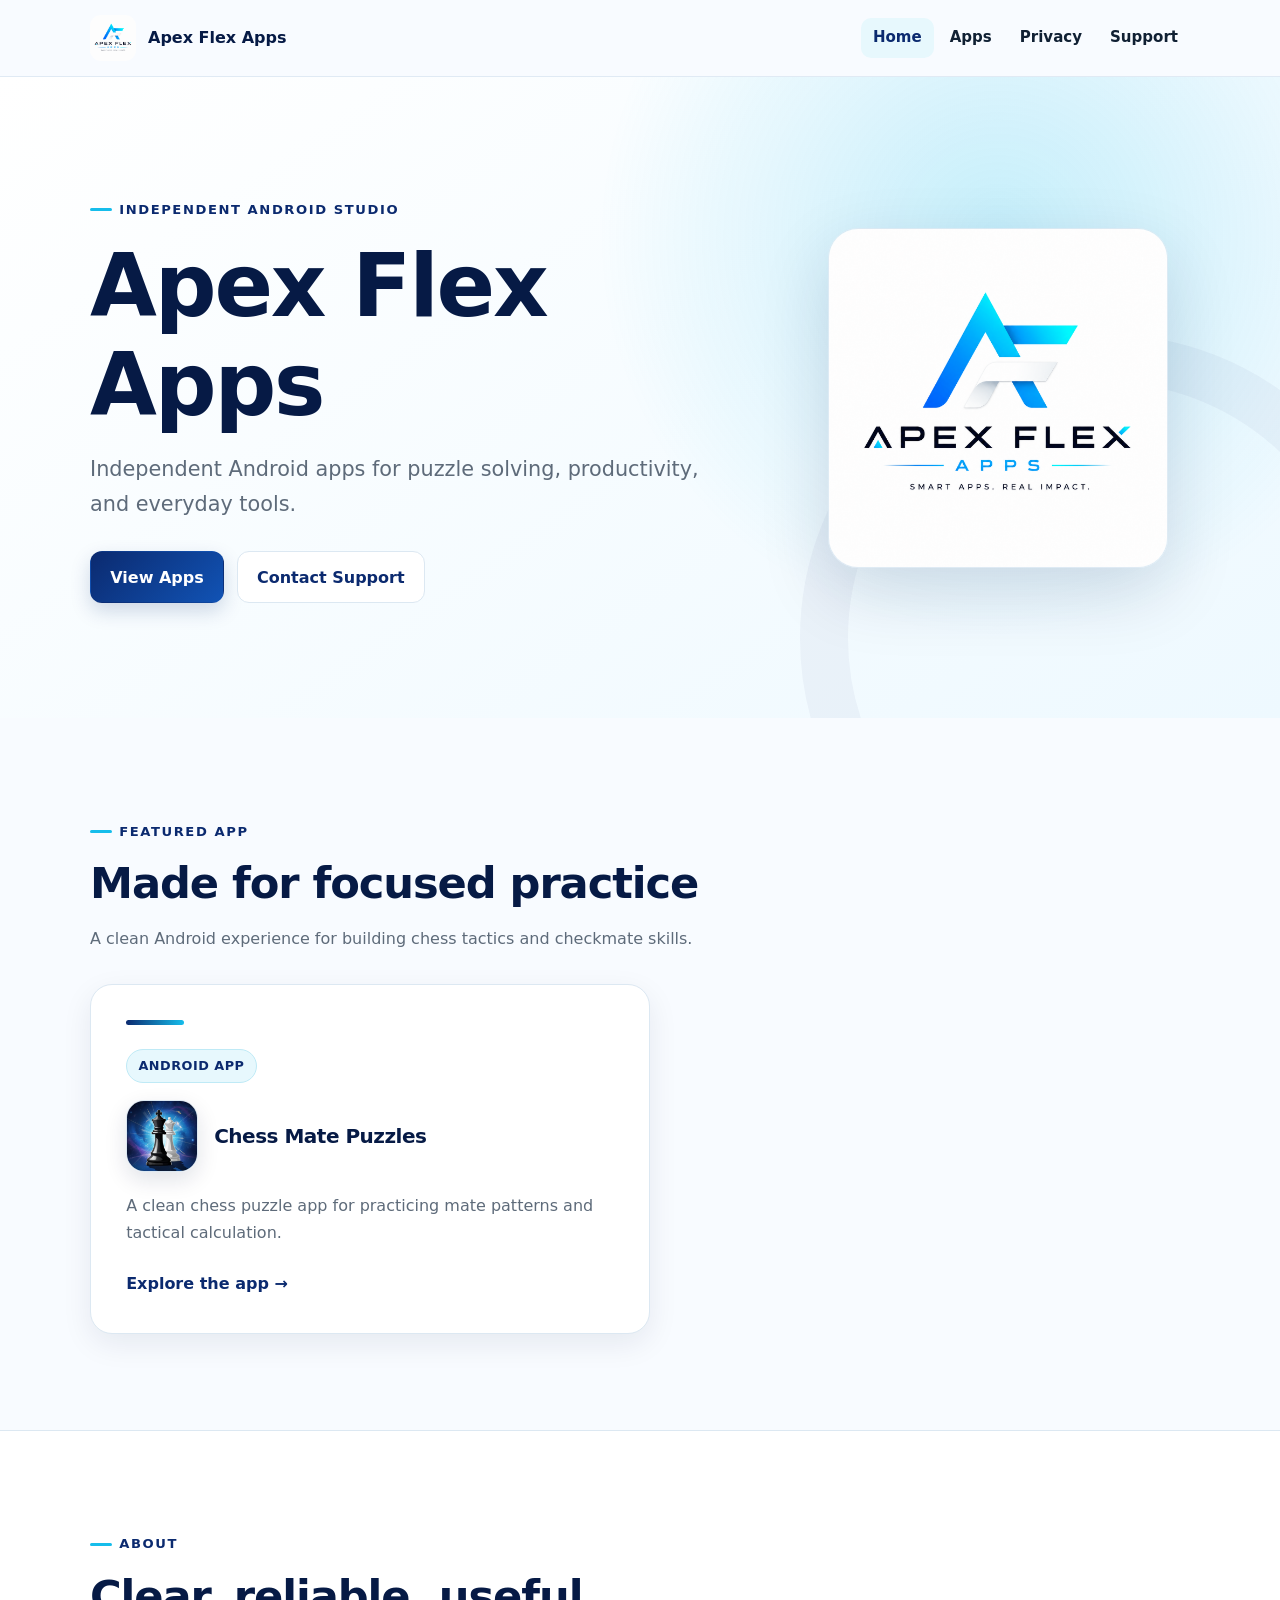
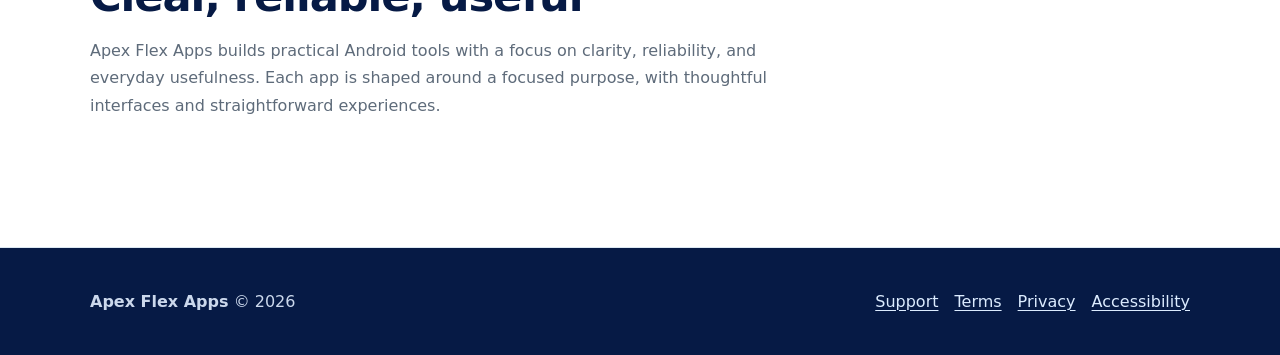
<file: index.html>
<!doctype html>
<html lang="en">
<head>
  <meta charset="utf-8">
  <meta name="viewport" content="width=device-width, initial-scale=1">
  <meta name="description" content="Apex Flex Apps creates Chess Mate Puzzles and focused Android tools for puzzle solving and everyday use.">
  <title>Apex Flex Apps | Independent Android Apps</title>
  <link rel="icon" type="image/png" href="assets/img/logos/logo_white_bg.png">
  <link rel="stylesheet" href="assets/css/styles.css">
</head>
<body>
  <header class="site-header">
    <div class="container header-inner">
      <a class="brand" href="/" aria-label="Apex Flex Apps home"><img class="brand-logo" src="assets/img/logos/logo_white_bg.png" alt=""><span>Apex Flex Apps</span></a>
      <nav class="site-nav" aria-label="Primary navigation">
        <a href="/" aria-current="page">Home</a><a href="#apps">Apps</a><a href="privacy">Privacy</a><a href="support">Support</a>
      </nav>
    </div>
  </header>
  <main>
    <section class="hero">
      <div class="container hero-grid">
        <div class="hero-copy">
          <span class="eyebrow">Independent Android studio</span>
          <h1>Apex Flex Apps</h1>
          <p>Independent Android apps for puzzle solving, productivity, and everyday tools.</p>
          <div class="actions"><a class="button" href="#apps">View Apps</a><a class="button button-secondary" href="support">Contact Support</a></div>
        </div>
        <img class="hero-logo" src="assets/img/logos/logo_white_bg.png" alt="Apex Flex Apps logo">
      </div>
    </section>
    <section class="section" id="apps">
      <div class="container">
        <div class="section-heading"><span class="eyebrow">Featured app</span><h2>Made for focused practice</h2><p>A clean Android experience for building chess tactics and checkmate skills.</p></div>
        <div class="card-grid card-grid-single">
          <article class="card card-accent"><span class="badge">Android app</span><div class="app-heading"><img class="app-icon" src="assets/img/app-icons/chess_icon.png" alt="Chess Mate Puzzles app icon"><h3>Chess Mate Puzzles</h3></div><p>A clean chess puzzle app for practicing mate patterns and tactical calculation.</p><a class="text-link" href="apps/chess-mate-puzzles">Explore the app</a></article>
        </div>
      </div>
    </section>
    <section class="section section-alt">
      <div class="container"><div class="section-heading"><span class="eyebrow">About</span><h2>Clear, reliable, useful</h2><p>Apex Flex Apps builds practical Android tools with a focus on clarity, reliability, and everyday usefulness. Each app is shaped around a focused purpose, with thoughtful interfaces and straightforward experiences.</p></div></div>
    </section>
  </main>
  <footer class="site-footer"><div class="container footer-inner"><p><strong>Apex Flex Apps</strong> &copy; 2026</p><div class="footer-links"><a href="support">Support</a><a href="terms">Terms</a><a href="privacy">Privacy</a><a href="accessibility">Accessibility</a></div></div></footer>
</body>
</html>
</file>
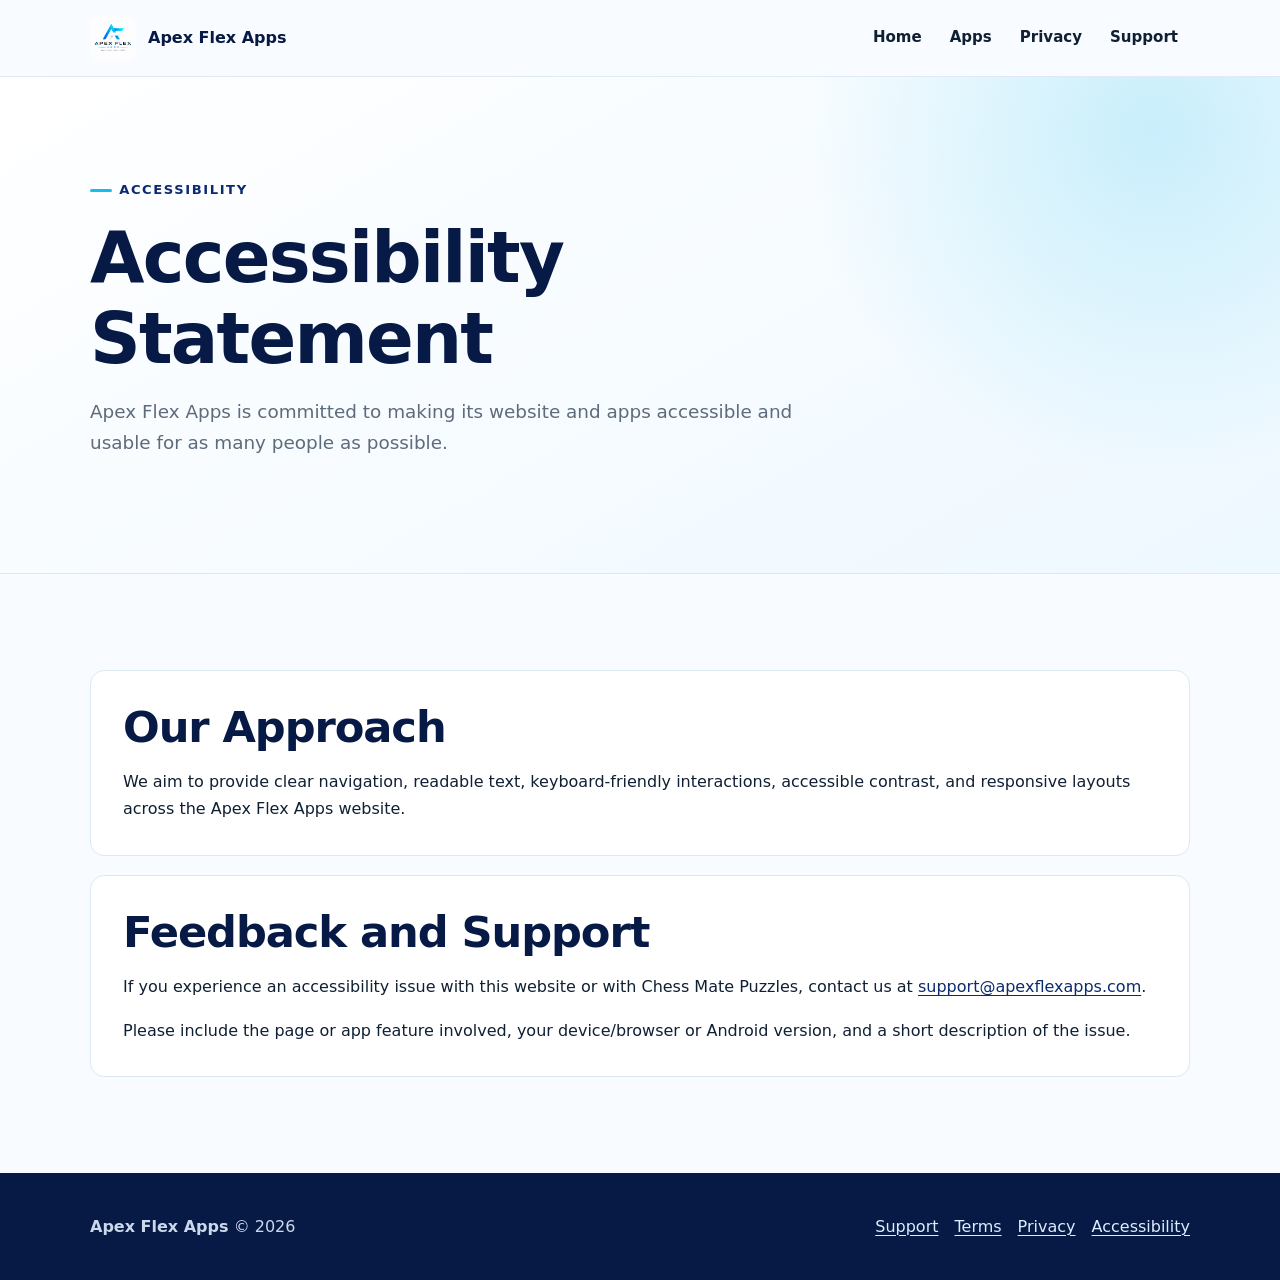
<file: accessibility.html>
<!doctype html>
<html lang="en">
<head>
  <meta charset="utf-8">
  <meta name="viewport" content="width=device-width, initial-scale=1">
  <meta name="description" content="Accessibility statement for Apex Flex Apps website and apps.">
  <title>Accessibility | Apex Flex Apps</title>
  <link rel="icon" type="image/png" href="assets/img/logos/logo_white_bg.png">
  <link rel="stylesheet" href="assets/css/styles.css">
</head>
<body>
  <header class="site-header">
    <div class="container header-inner">
      <a class="brand" href="/"><img class="brand-logo" src="assets/img/logos/logo_white_bg.png" alt=""><span>Apex Flex Apps</span></a>
      <nav class="site-nav" aria-label="Primary navigation">
        <a href="/">Home</a><a href="/#apps">Apps</a><a href="privacy">Privacy</a><a href="support">Support</a>
      </nav>
    </div>
  </header>
  <main>
    <section class="page-hero">
      <div class="container">
        <span class="eyebrow">Accessibility</span>
        <h1>Accessibility Statement</h1>
        <p>Apex Flex Apps is committed to making its website and apps accessible and usable for as many people as possible.</p>
      </div>
    </section>
    <section class="section">
      <div class="container content-stack">
        <section class="content-section">
          <h2>Our Approach</h2>
          <p>We aim to provide clear navigation, readable text, keyboard-friendly interactions, accessible contrast, and responsive layouts across the Apex Flex Apps website.</p>
        </section>
        <section class="content-section">
          <h2>Feedback and Support</h2>
          <p>If you experience an accessibility issue with this website or with Chess Mate Puzzles, contact us at <a href="mailto:support@apexflexapps.com">support@apexflexapps.com</a>.</p>
          <p>Please include the page or app feature involved, your device/browser or Android version, and a short description of the issue.</p>
        </section>
      </div>
    </section>
  </main>
  <footer class="site-footer"><div class="container footer-inner"><p><strong>Apex Flex Apps</strong> &copy; 2026</p><div class="footer-links"><a href="support">Support</a><a href="terms">Terms</a><a href="privacy">Privacy</a><a href="accessibility">Accessibility</a></div></div></footer>
</body>
</html>
</file>
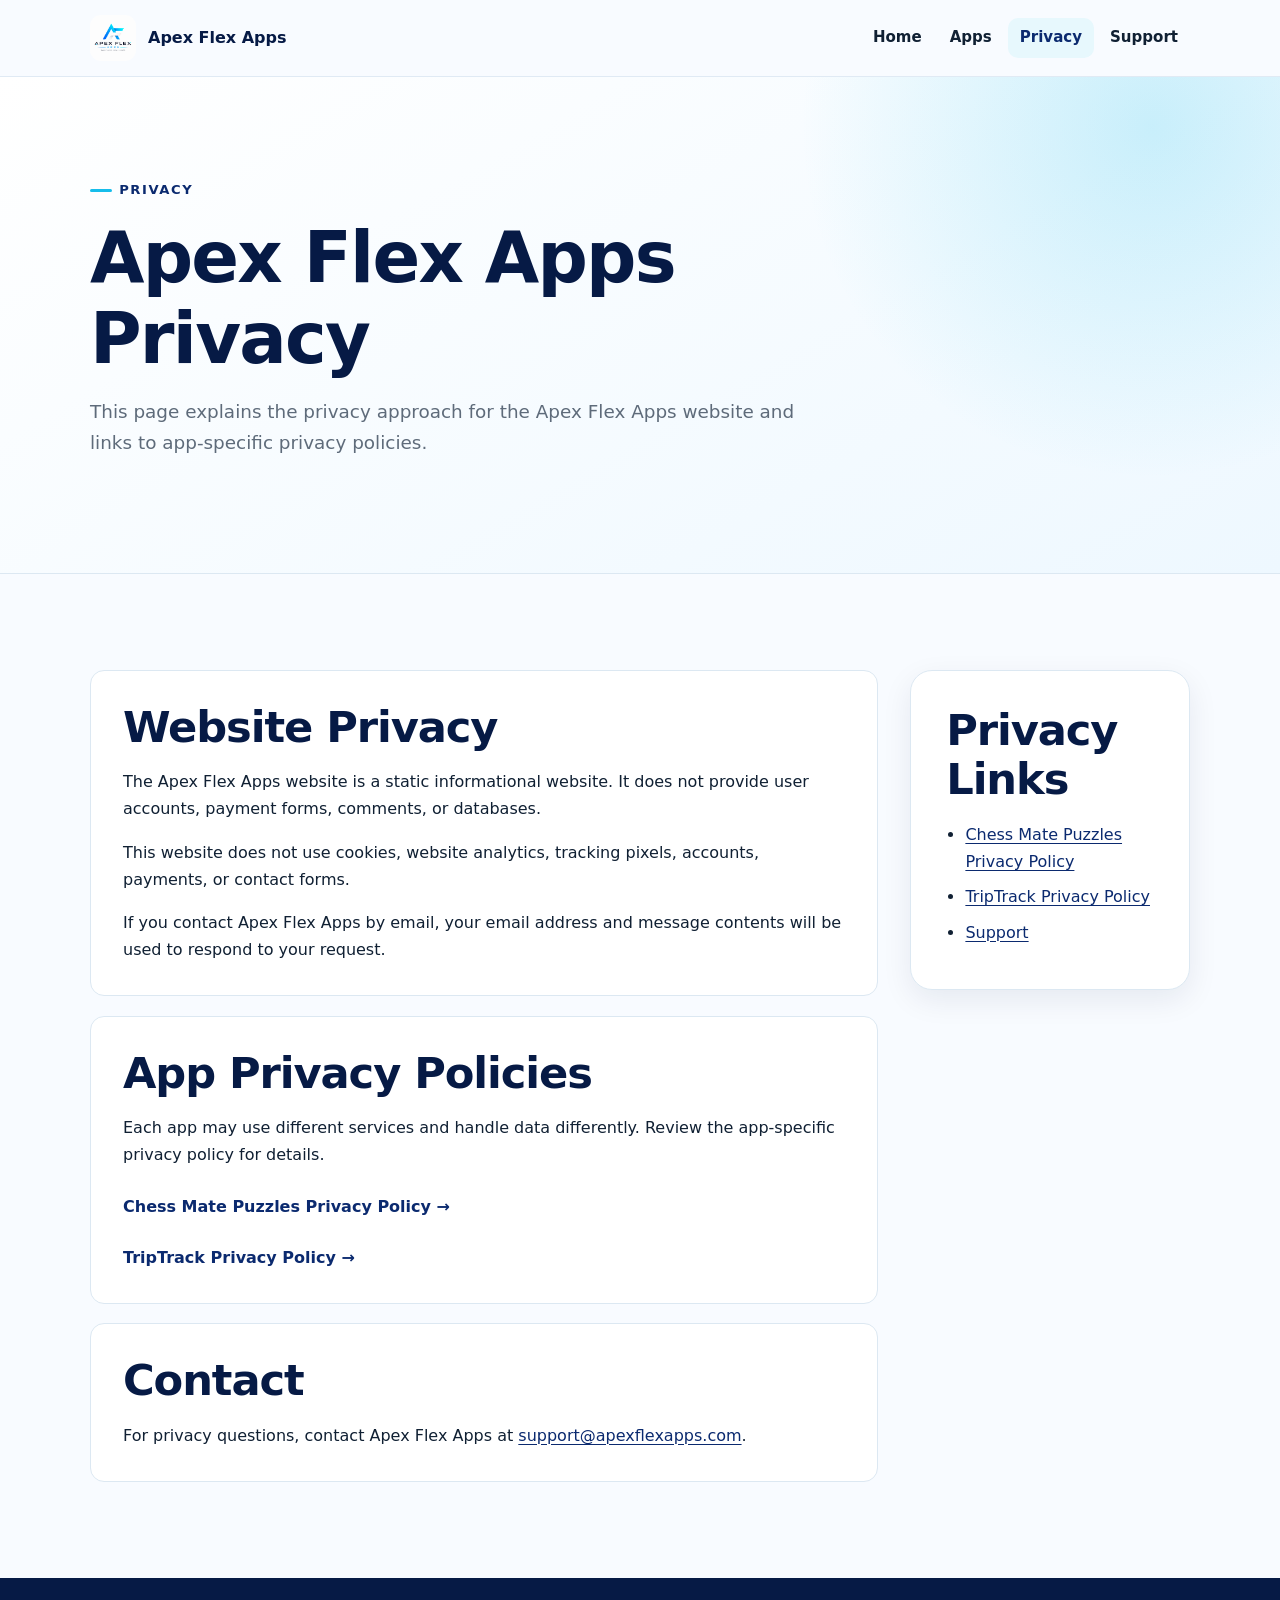
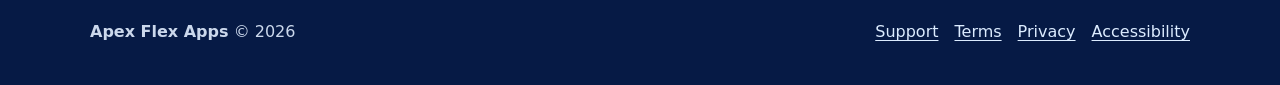
<file: privacy.html>
<!doctype html>
<html lang="en">
<head>
  <meta charset="utf-8">
  <meta name="viewport" content="width=device-width, initial-scale=1">
  <meta name="description" content="Privacy overview for the Apex Flex Apps website and app privacy policies.">
  <title>Privacy | Apex Flex Apps</title>
  <link rel="icon" type="image/png" href="assets/img/logos/logo_white_bg.png">
  <link rel="stylesheet" href="assets/css/styles.css">
</head>
<body>
  <header class="site-header">
    <div class="container header-inner">
      <a class="brand" href="/"><img class="brand-logo" src="assets/img/logos/logo_white_bg.png" alt=""><span>Apex Flex Apps</span></a>
      <nav class="site-nav" aria-label="Primary navigation">
        <a href="/">Home</a><a href="/#apps">Apps</a><a href="privacy" aria-current="page">Privacy</a><a href="support">Support</a>
      </nav>
    </div>
  </header>
  <main>
    <section class="page-hero">
      <div class="container">
        <span class="eyebrow">Privacy</span>
        <h1>Apex Flex Apps Privacy</h1>
        <p>This page explains the privacy approach for the Apex Flex Apps website and links to app-specific privacy policies.</p>
      </div>
    </section>
    <section class="section">
      <div class="container content-grid">
        <div class="content-stack">
          <section class="content-section">
            <h2>Website Privacy</h2>
            <p>The Apex Flex Apps website is a static informational website. It does not provide user accounts, payment forms, comments, or databases.</p>
            <p>This website does not use cookies, website analytics, tracking pixels, accounts, payments, or contact forms.</p>
            <p>If you contact Apex Flex Apps by email, your email address and message contents will be used to respond to your request.</p>
          </section>
          <section class="content-section">
            <h2>App Privacy Policies</h2>
            <p>Each app may use different services and handle data differently. Review the app-specific privacy policy for details.</p>
            <p><a class="text-link" href="privacy/chess-mate-puzzles">Chess Mate Puzzles Privacy Policy</a></p>
            <p><a class="text-link" href="privacy/triptrack">TripTrack Privacy Policy</a></p>
          </section>
          <section class="content-section">
            <h2>Contact</h2>
            <p>For privacy questions, contact Apex Flex Apps at <a href="mailto:support@apexflexapps.com">support@apexflexapps.com</a>.</p>
          </section>
        </div>
        <aside class="card side-card">
          <h2>Privacy Links</h2>
          <ul>
            <li><a href="privacy/chess-mate-puzzles">Chess Mate Puzzles Privacy Policy</a></li>
            <li><a href="privacy/triptrack">TripTrack Privacy Policy</a></li>
            <li><a href="support">Support</a></li>
          </ul>
        </aside>
      </div>
    </section>
  </main>
  <footer class="site-footer"><div class="container footer-inner"><p><strong>Apex Flex Apps</strong> &copy; 2026</p><div class="footer-links"><a href="support">Support</a><a href="terms">Terms</a><a href="privacy">Privacy</a><a href="accessibility">Accessibility</a></div></div></footer>
</body>
</html>
</file>
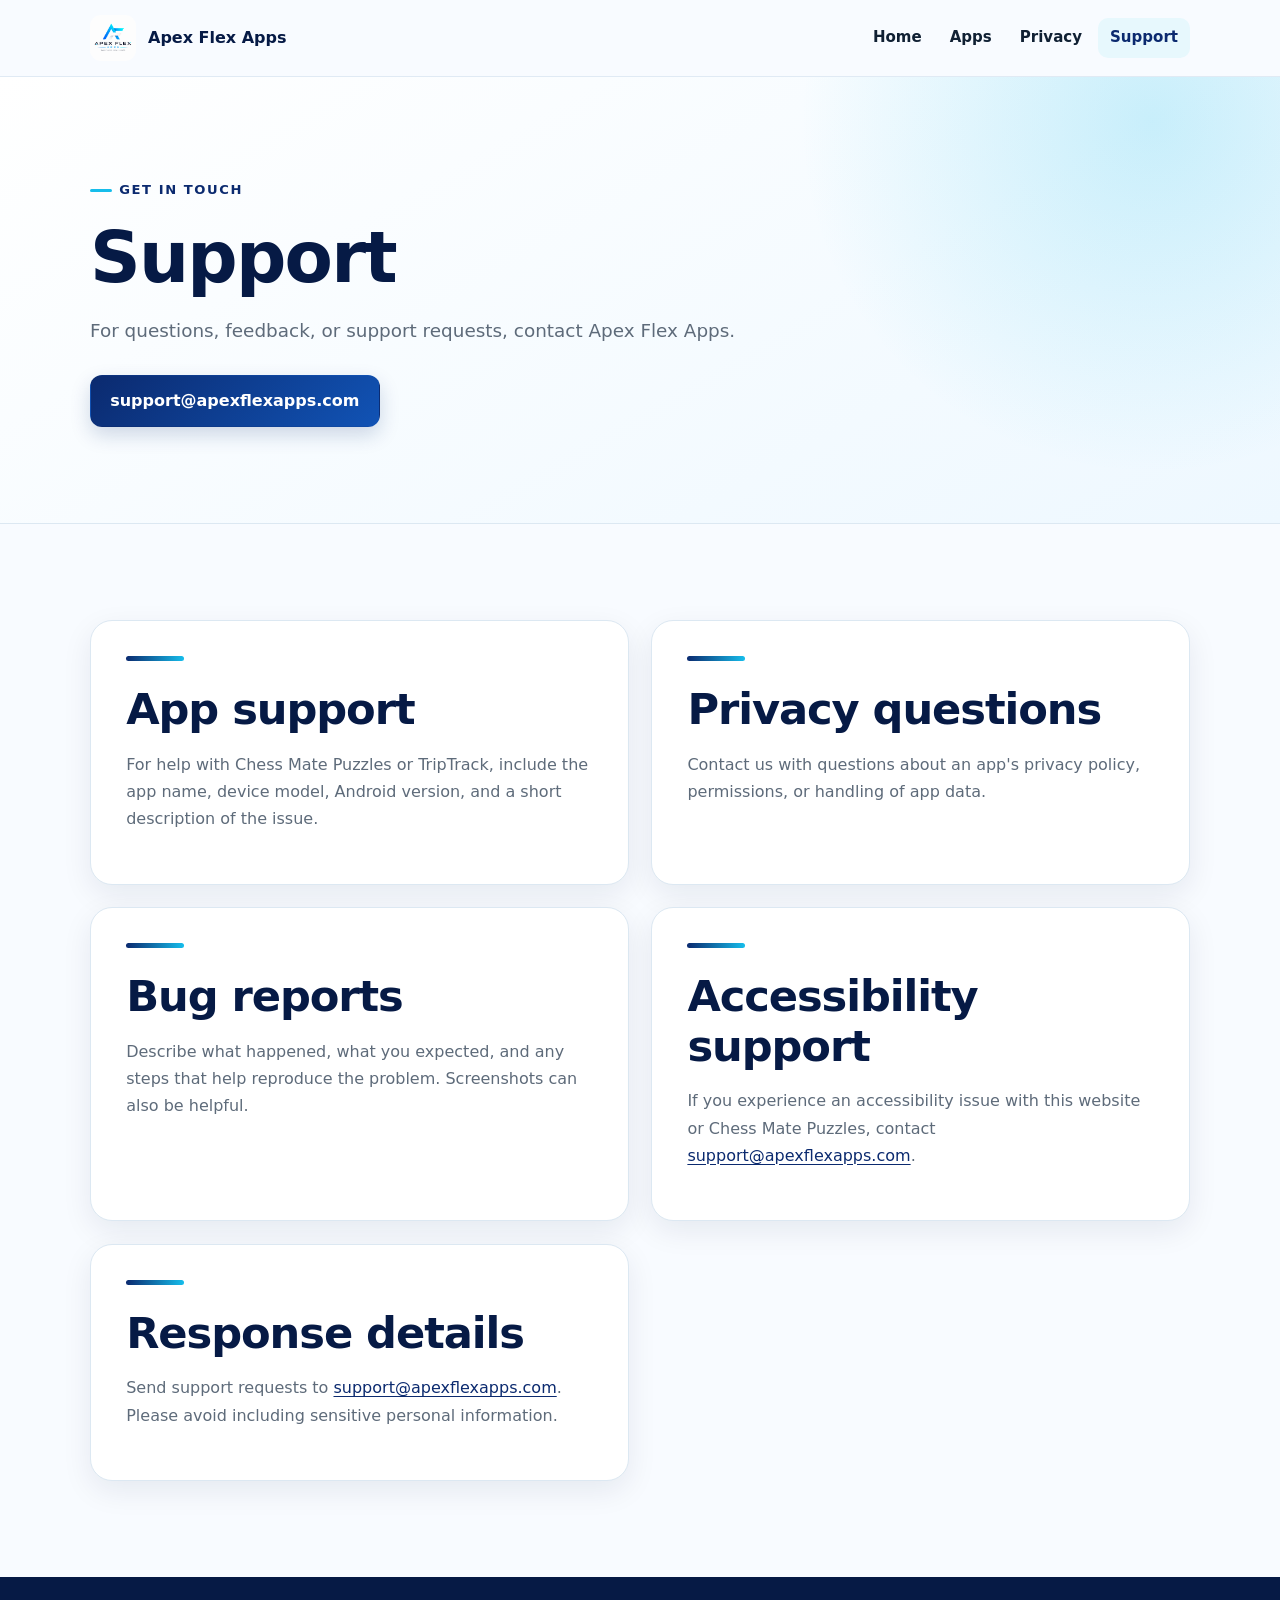
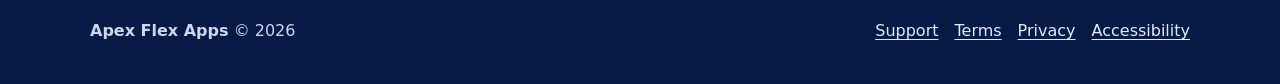
<file: support.html>
<!doctype html>
<html lang="en">
<head>
  <meta charset="utf-8"><meta name="viewport" content="width=device-width, initial-scale=1">
  <meta name="description" content="Contact Apex Flex Apps for app support, privacy questions, and bug reports.">
  <title>Support | Apex Flex Apps</title><link rel="icon" type="image/png" href="assets/img/logos/logo_white_bg.png"><link rel="stylesheet" href="assets/css/styles.css">
</head>
<body>
  <header class="site-header"><div class="container header-inner"><a class="brand" href="/"><img class="brand-logo" src="assets/img/logos/logo_white_bg.png" alt=""><span>Apex Flex Apps</span></a><nav class="site-nav" aria-label="Primary navigation"><a href="/">Home</a><a href="/#apps">Apps</a><a href="privacy">Privacy</a><a href="support" aria-current="page">Support</a></nav></div></header>
  <main>
    <section class="page-hero"><div class="container"><span class="eyebrow">Get in touch</span><h1>Support</h1><p>For questions, feedback, or support requests, contact Apex Flex Apps.</p><div class="actions"><a class="button" href="mailto:support@apexflexapps.com">support@apexflexapps.com</a></div></div></section>
    <section class="section"><div class="container card-grid">
      <article class="card card-accent"><h2>App support</h2><p>For help with Chess Mate Puzzles or TripTrack, include the app name, device model, Android version, and a short description of the issue.</p></article>
      <article class="card card-accent"><h2>Privacy questions</h2><p>Contact us with questions about an app's privacy policy, permissions, or handling of app data.</p></article>
      <article class="card card-accent"><h2>Bug reports</h2><p>Describe what happened, what you expected, and any steps that help reproduce the problem. Screenshots can also be helpful.</p></article>
      <article class="card card-accent"><h2>Accessibility support</h2><p>If you experience an accessibility issue with this website or Chess Mate Puzzles, contact <a href="mailto:support@apexflexapps.com">support@apexflexapps.com</a>.</p></article>
      <article class="card card-accent"><h2>Response details</h2><p>Send support requests to <a href="mailto:support@apexflexapps.com">support@apexflexapps.com</a>. Please avoid including sensitive personal information.</p></article>
    </div></section>
  </main>
  <footer class="site-footer"><div class="container footer-inner"><p><strong>Apex Flex Apps</strong> &copy; 2026</p><div class="footer-links"><a href="support">Support</a><a href="terms">Terms</a><a href="privacy">Privacy</a><a href="accessibility">Accessibility</a></div></div></footer>
</body>
</html>
</file>
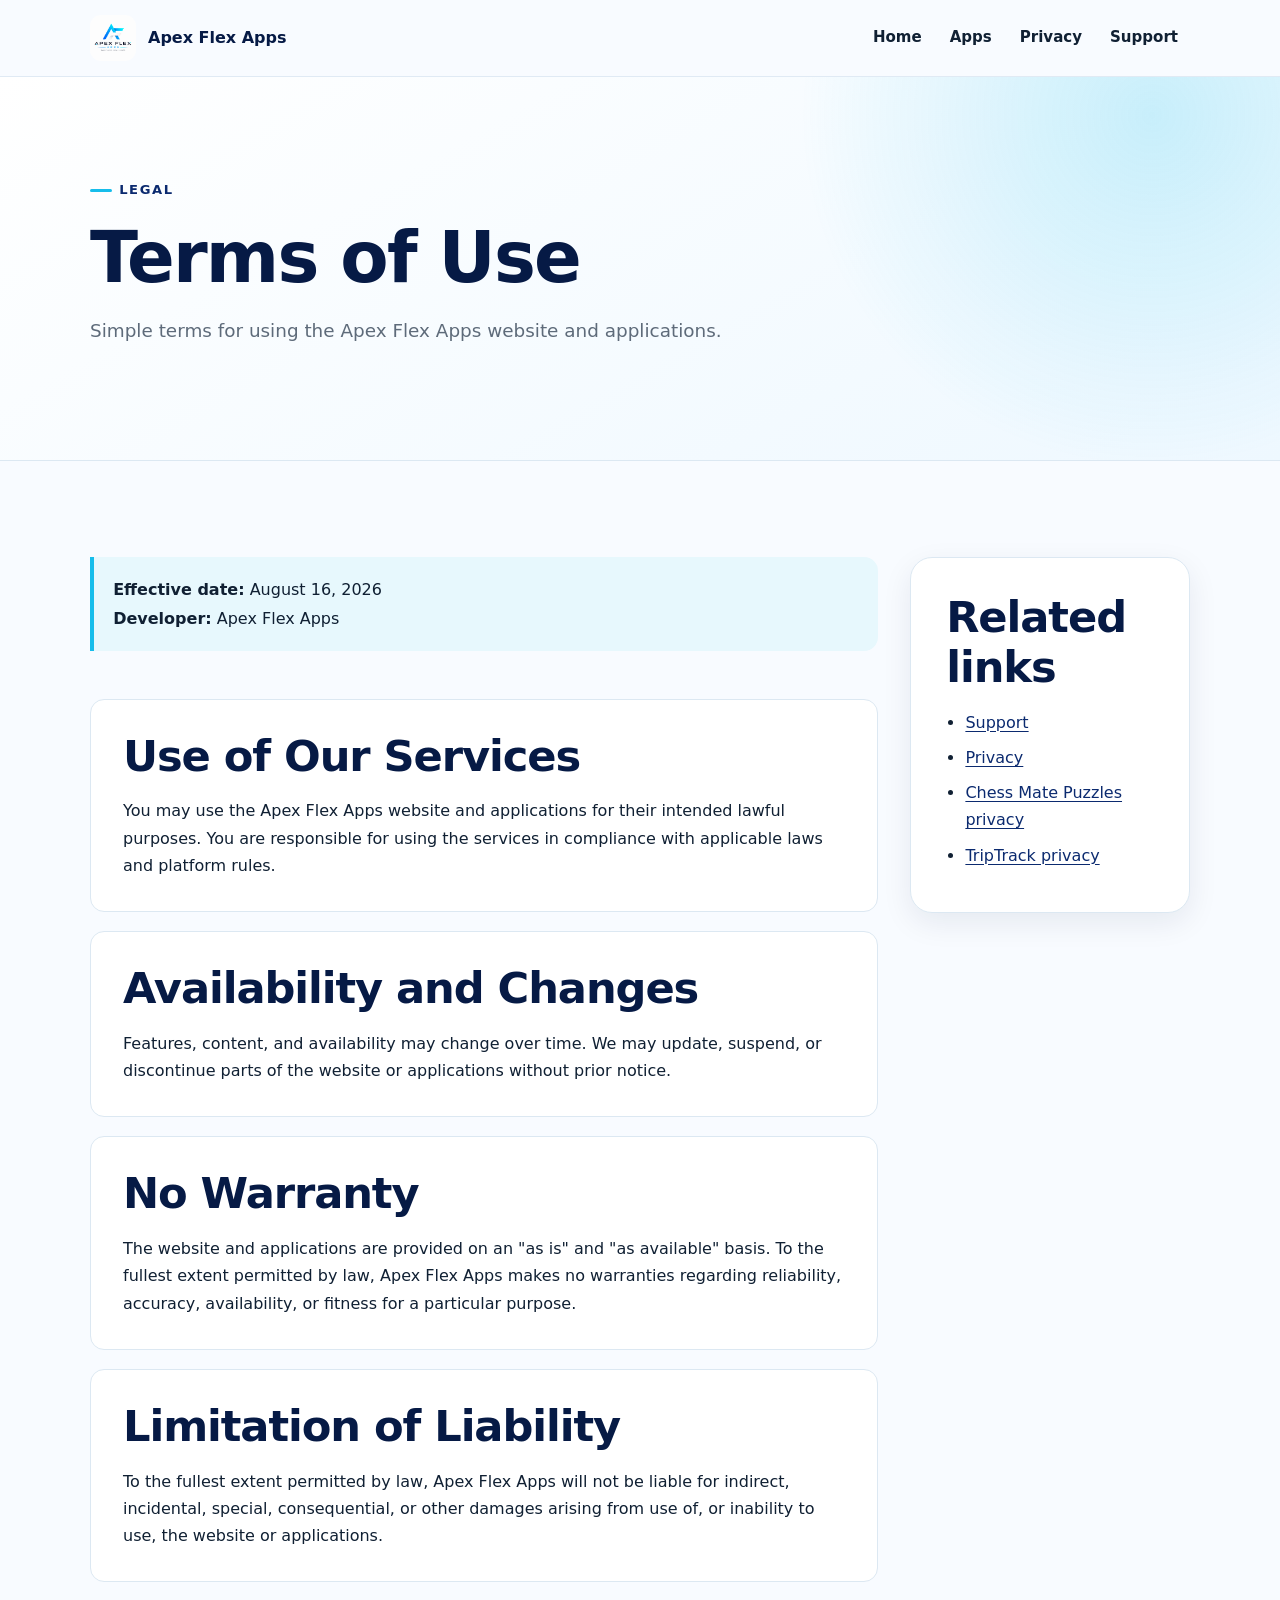
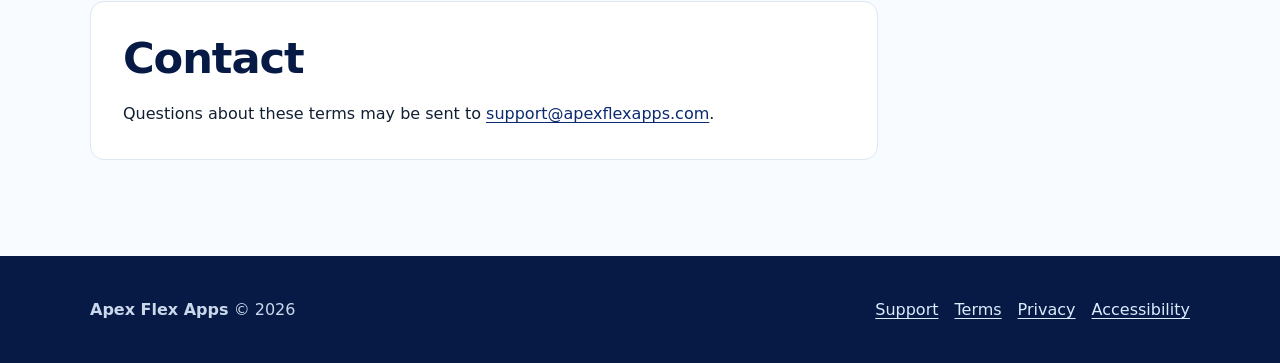
<file: terms.html>
<!doctype html>
<html lang="en">
<head>
  <meta charset="utf-8"><meta name="viewport" content="width=device-width, initial-scale=1">
  <meta name="description" content="Terms of Use for the Apex Flex Apps website and Android applications.">
  <title>Terms of Use | Apex Flex Apps</title><link rel="icon" type="image/png" href="assets/img/logos/logo_white_bg.png"><link rel="stylesheet" href="assets/css/styles.css">
</head>
<body>
  <header class="site-header"><div class="container header-inner"><a class="brand" href="/"><img class="brand-logo" src="assets/img/logos/logo_white_bg.png" alt=""><span>Apex Flex Apps</span></a><nav class="site-nav" aria-label="Primary navigation"><a href="/">Home</a><a href="/#apps">Apps</a><a href="privacy">Privacy</a><a href="support">Support</a></nav></div></header>
  <main>
    <section class="page-hero"><div class="container"><span class="eyebrow">Legal</span><h1>Terms of Use</h1><p>Simple terms for using the Apex Flex Apps website and applications.</p></div></section>
    <section class="section"><div class="container content-grid"><div class="content-stack">
      <div class="policy-meta"><p><strong>Effective date:</strong> August 16, 2026</p><p><strong>Developer:</strong> Apex Flex Apps</p></div>
      <section class="content-section"><h2>Use of Our Services</h2><p>You may use the Apex Flex Apps website and applications for their intended lawful purposes. You are responsible for using the services in compliance with applicable laws and platform rules.</p></section>
      <section class="content-section"><h2>Availability and Changes</h2><p>Features, content, and availability may change over time. We may update, suspend, or discontinue parts of the website or applications without prior notice.</p></section>
      <section class="content-section"><h2>No Warranty</h2><p>The website and applications are provided on an "as is" and "as available" basis. To the fullest extent permitted by law, Apex Flex Apps makes no warranties regarding reliability, accuracy, availability, or fitness for a particular purpose.</p></section>
      <section class="content-section"><h2>Limitation of Liability</h2><p>To the fullest extent permitted by law, Apex Flex Apps will not be liable for indirect, incidental, special, consequential, or other damages arising from use of, or inability to use, the website or applications.</p></section>
      <section class="content-section"><h2>Contact</h2><p>Questions about these terms may be sent to <a href="mailto:support@apexflexapps.com">support@apexflexapps.com</a>.</p></section>
    </div><aside class="card side-card"><h2>Related links</h2><ul><li><a href="support">Support</a></li><li><a href="privacy">Privacy</a></li><li><a href="privacy/chess-mate-puzzles">Chess Mate Puzzles privacy</a></li><li><a href="privacy/triptrack">TripTrack privacy</a></li></ul></aside></div></section>
  </main>
  <footer class="site-footer"><div class="container footer-inner"><p><strong>Apex Flex Apps</strong> &copy; 2026</p><div class="footer-links"><a href="support">Support</a><a href="terms">Terms</a><a href="privacy">Privacy</a><a href="accessibility">Accessibility</a></div></div></footer>
</body>
</html>
</file>
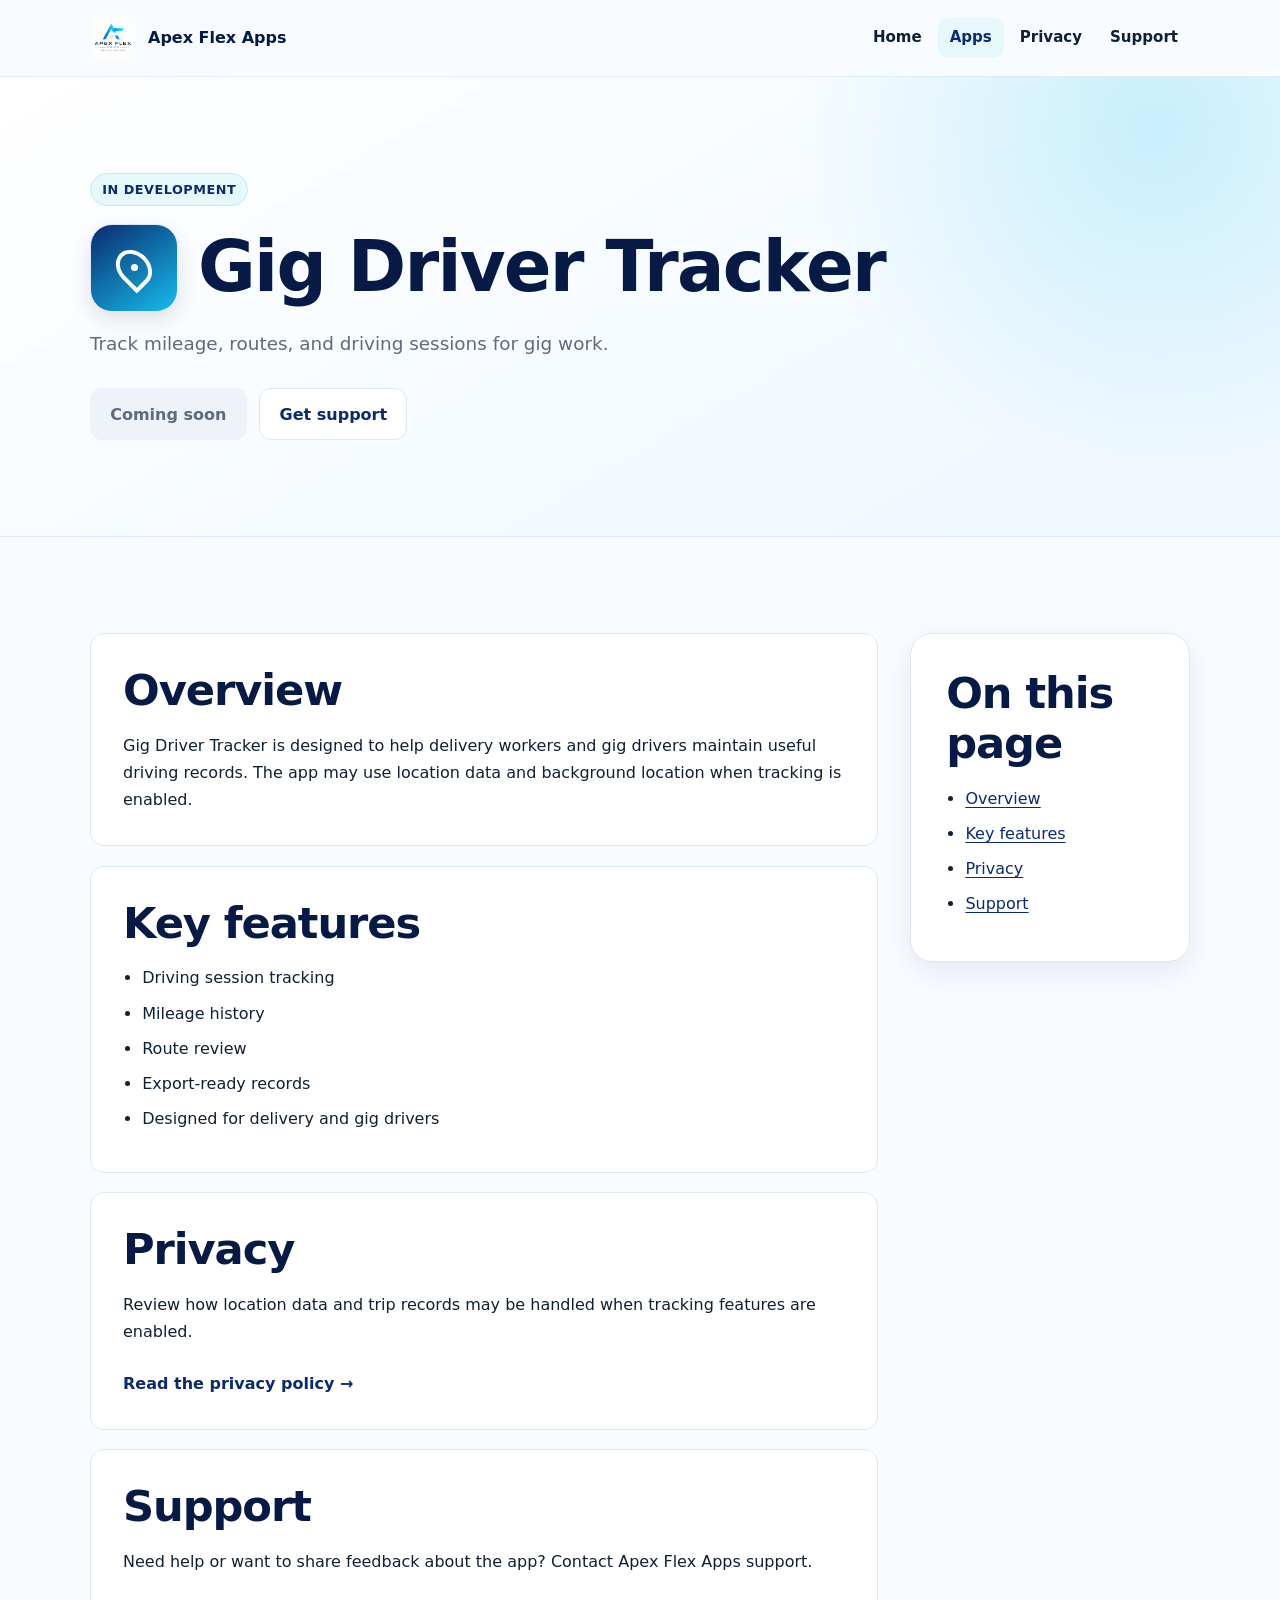
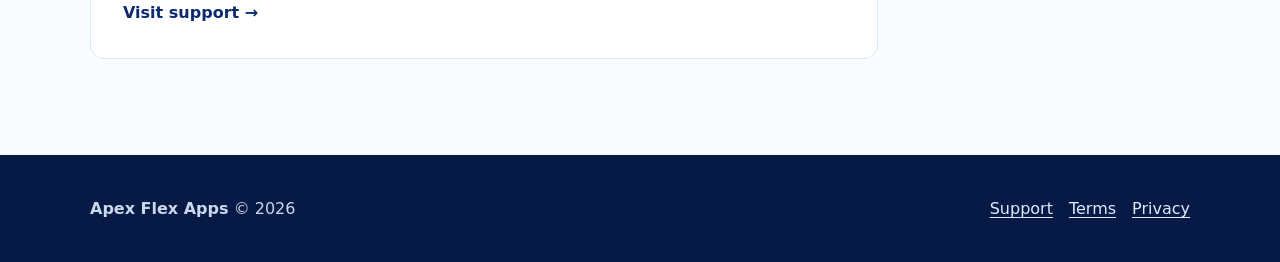
<file: apps/gig-driver-tracker.html>
<!doctype html>
<html lang="en">
<head>
  <meta charset="utf-8"><meta name="viewport" content="width=device-width, initial-scale=1">
  <meta name="description" content="Gig Driver Tracker helps gig drivers track mileage, routes, and driving sessions.">
  <title>Gig Driver Tracker | Apex Flex Apps</title><link rel="icon" type="image/png" href="../assets/img/logos/logo_white_bg.png"><link rel="stylesheet" href="../assets/css/styles.css">
</head>
<body>
  <header class="site-header"><div class="container header-inner"><a class="brand" href="../"><img class="brand-logo" src="../assets/img/logos/logo_white_bg.png" alt=""><span>Apex Flex Apps</span></a><nav class="site-nav" aria-label="Primary navigation"><a href="../">Home</a><a href="../#apps" aria-current="page">Apps</a><a href="../privacy/gig-driver-tracker">Privacy</a><a href="../support">Support</a></nav></div></header>
  <main>
    <section class="page-hero"><div class="container"><span class="badge">In development</span><div class="app-hero-heading"><span class="app-icon-placeholder" role="img" aria-label="Gig Driver Tracker placeholder icon"></span><h1>Gig Driver Tracker</h1></div><p>Track mileage, routes, and driving sessions for gig work.</p><div class="actions"><span class="button button-disabled">Coming soon</span><a class="button button-secondary" href="../support">Get support</a></div></div></section>
    <section class="section"><div class="container content-grid"><div class="content-stack">
      <section class="content-section" id="overview"><h2>Overview</h2><p>Gig Driver Tracker is designed to help delivery workers and gig drivers maintain useful driving records. The app may use location data and background location when tracking is enabled.</p></section>
      <section class="content-section" id="features"><h2>Key features</h2><ul class="feature-list"><li>Driving session tracking</li><li>Mileage history</li><li>Route review</li><li>Export-ready records</li><li>Designed for delivery and gig drivers</li></ul></section>
      <section class="content-section" id="privacy"><h2>Privacy</h2><p>Review how location data and trip records may be handled when tracking features are enabled.</p><a class="text-link" href="../privacy/gig-driver-tracker">Read the privacy policy</a></section>
      <section class="content-section" id="support"><h2>Support</h2><p>Need help or want to share feedback about the app? Contact Apex Flex Apps support.</p><a class="text-link" href="../support">Visit support</a></section>
    </div><aside class="card side-card"><h2>On this page</h2><ul><li><a href="#overview">Overview</a></li><li><a href="#features">Key features</a></li><li><a href="#privacy">Privacy</a></li><li><a href="#support">Support</a></li></ul></aside></div></section>
  </main>
  <footer class="site-footer"><div class="container footer-inner"><p><strong>Apex Flex Apps</strong> &copy; 2026</p><div class="footer-links"><a href="../support">Support</a><a href="../terms">Terms</a><a href="../privacy/gig-driver-tracker">Privacy</a></div></div></footer>
</body>
</html>
</file>
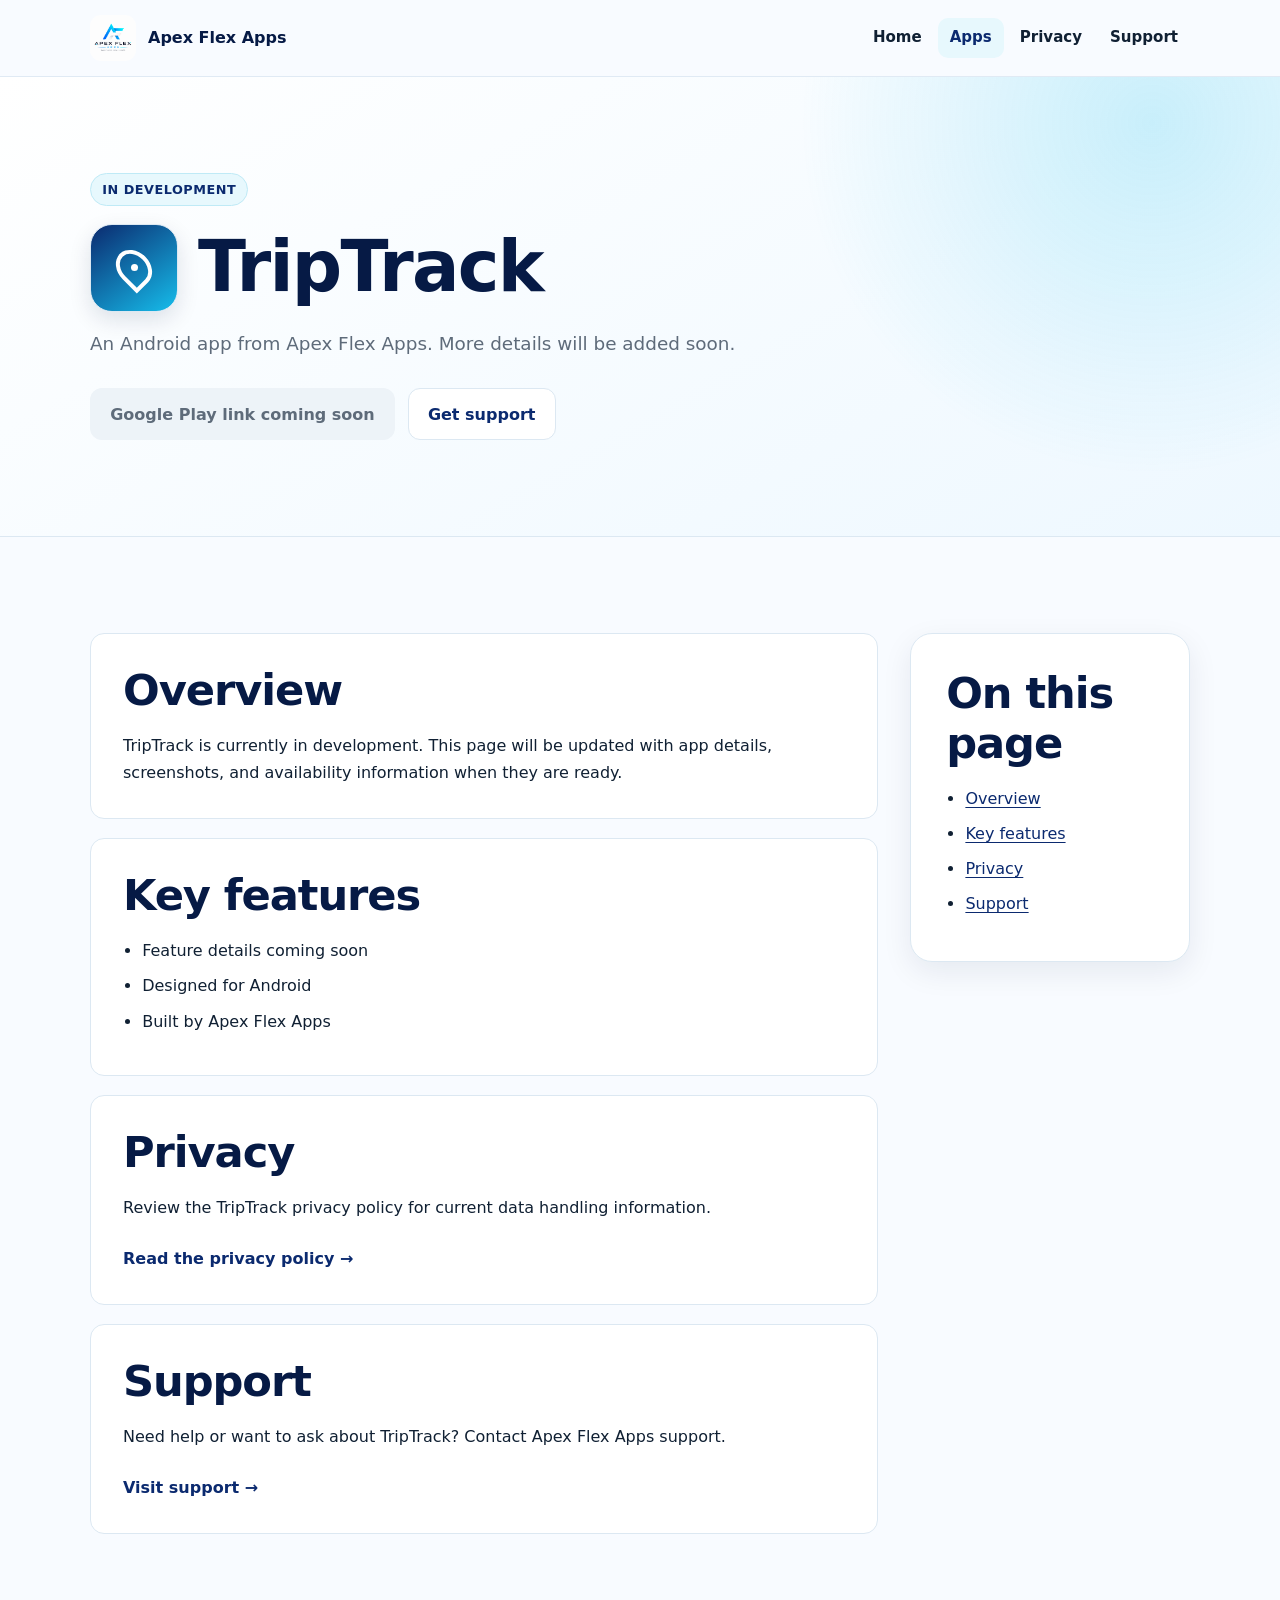
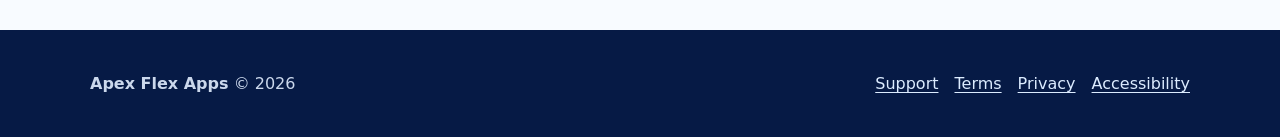
<file: apps/triptrack.html>
<!doctype html>
<html lang="en">
<head>
  <meta charset="utf-8"><meta name="viewport" content="width=device-width, initial-scale=1">
  <meta name="description" content="TripTrack is an Android app by Apex Flex Apps.">
  <title>TripTrack | Apex Flex Apps</title><link rel="icon" type="image/png" href="../assets/img/logos/logo_white_bg.png"><link rel="stylesheet" href="../assets/css/styles.css">
</head>
<body>
  <header class="site-header"><div class="container header-inner"><a class="brand" href="../"><img class="brand-logo" src="../assets/img/logos/logo_white_bg.png" alt=""><span>Apex Flex Apps</span></a><nav class="site-nav" aria-label="Primary navigation"><a href="../">Home</a><a href="../#apps" aria-current="page">Apps</a><a href="../privacy">Privacy</a><a href="../support">Support</a></nav></div></header>
  <main>
    <section class="page-hero"><div class="container"><span class="badge">In development</span><div class="app-hero-heading"><span class="app-icon-placeholder" role="img" aria-label="TripTrack placeholder icon"></span><h1>TripTrack</h1></div><p>An Android app from Apex Flex Apps. More details will be added soon.</p><div class="actions"><span class="button button-disabled">Google Play link coming soon</span><a class="button button-secondary" href="../support">Get support</a></div></div></section>
    <section class="section"><div class="container content-grid"><div class="content-stack">
      <section class="content-section" id="overview"><h2>Overview</h2><p>TripTrack is currently in development. This page will be updated with app details, screenshots, and availability information when they are ready.</p></section>
      <section class="content-section" id="features"><h2>Key features</h2><ul class="feature-list"><li>Feature details coming soon</li><li>Designed for Android</li><li>Built by Apex Flex Apps</li></ul></section>
      <section class="content-section" id="privacy"><h2>Privacy</h2><p>Review the TripTrack privacy policy for current data handling information.</p><a class="text-link" href="../privacy/triptrack">Read the privacy policy</a></section>
      <section class="content-section" id="support"><h2>Support</h2><p>Need help or want to ask about TripTrack? Contact Apex Flex Apps support.</p><a class="text-link" href="../support">Visit support</a></section>
    </div><aside class="card side-card"><h2>On this page</h2><ul><li><a href="#overview">Overview</a></li><li><a href="#features">Key features</a></li><li><a href="#privacy">Privacy</a></li><li><a href="#support">Support</a></li></ul></aside></div></section>
  </main>
  <footer class="site-footer"><div class="container footer-inner"><p><strong>Apex Flex Apps</strong> &copy; 2026</p><div class="footer-links"><a href="../support">Support</a><a href="../terms">Terms</a><a href="../privacy">Privacy</a><a href="../accessibility">Accessibility</a></div></div></footer>
</body>
</html>
</file>
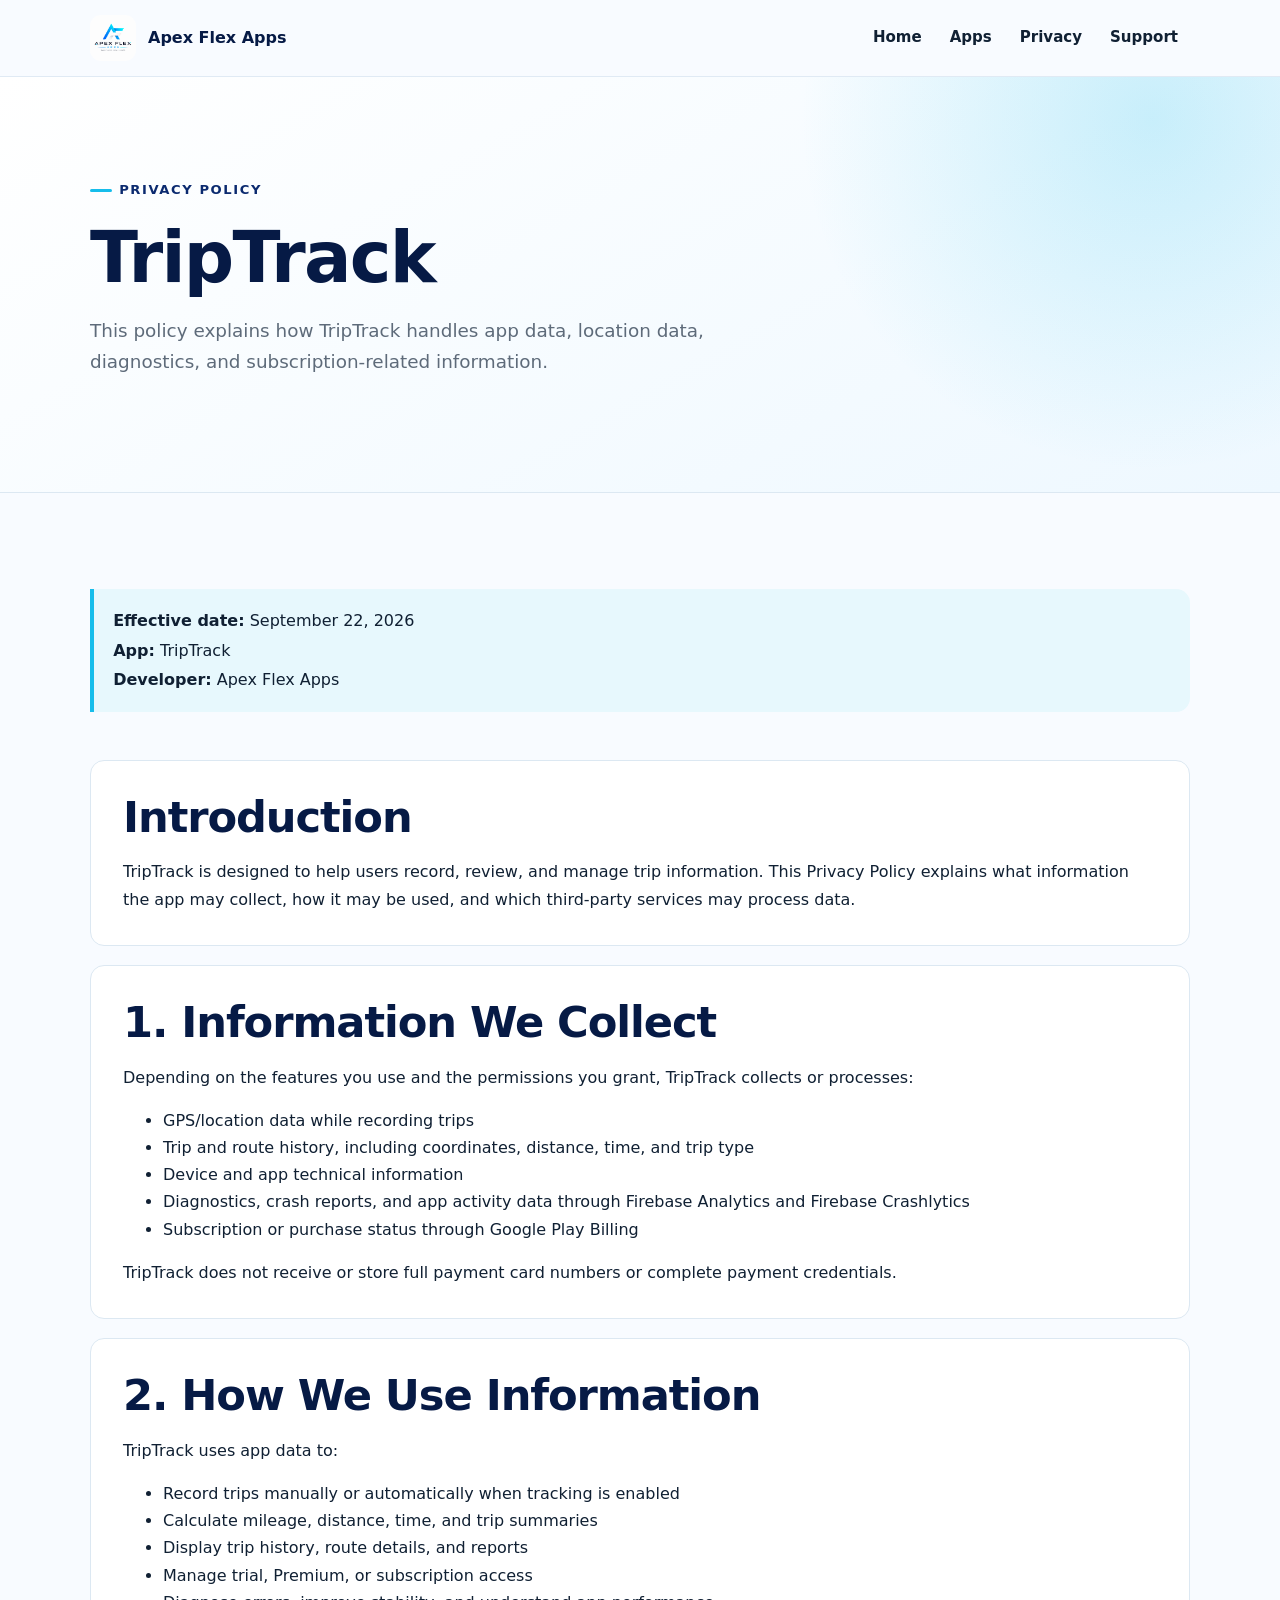
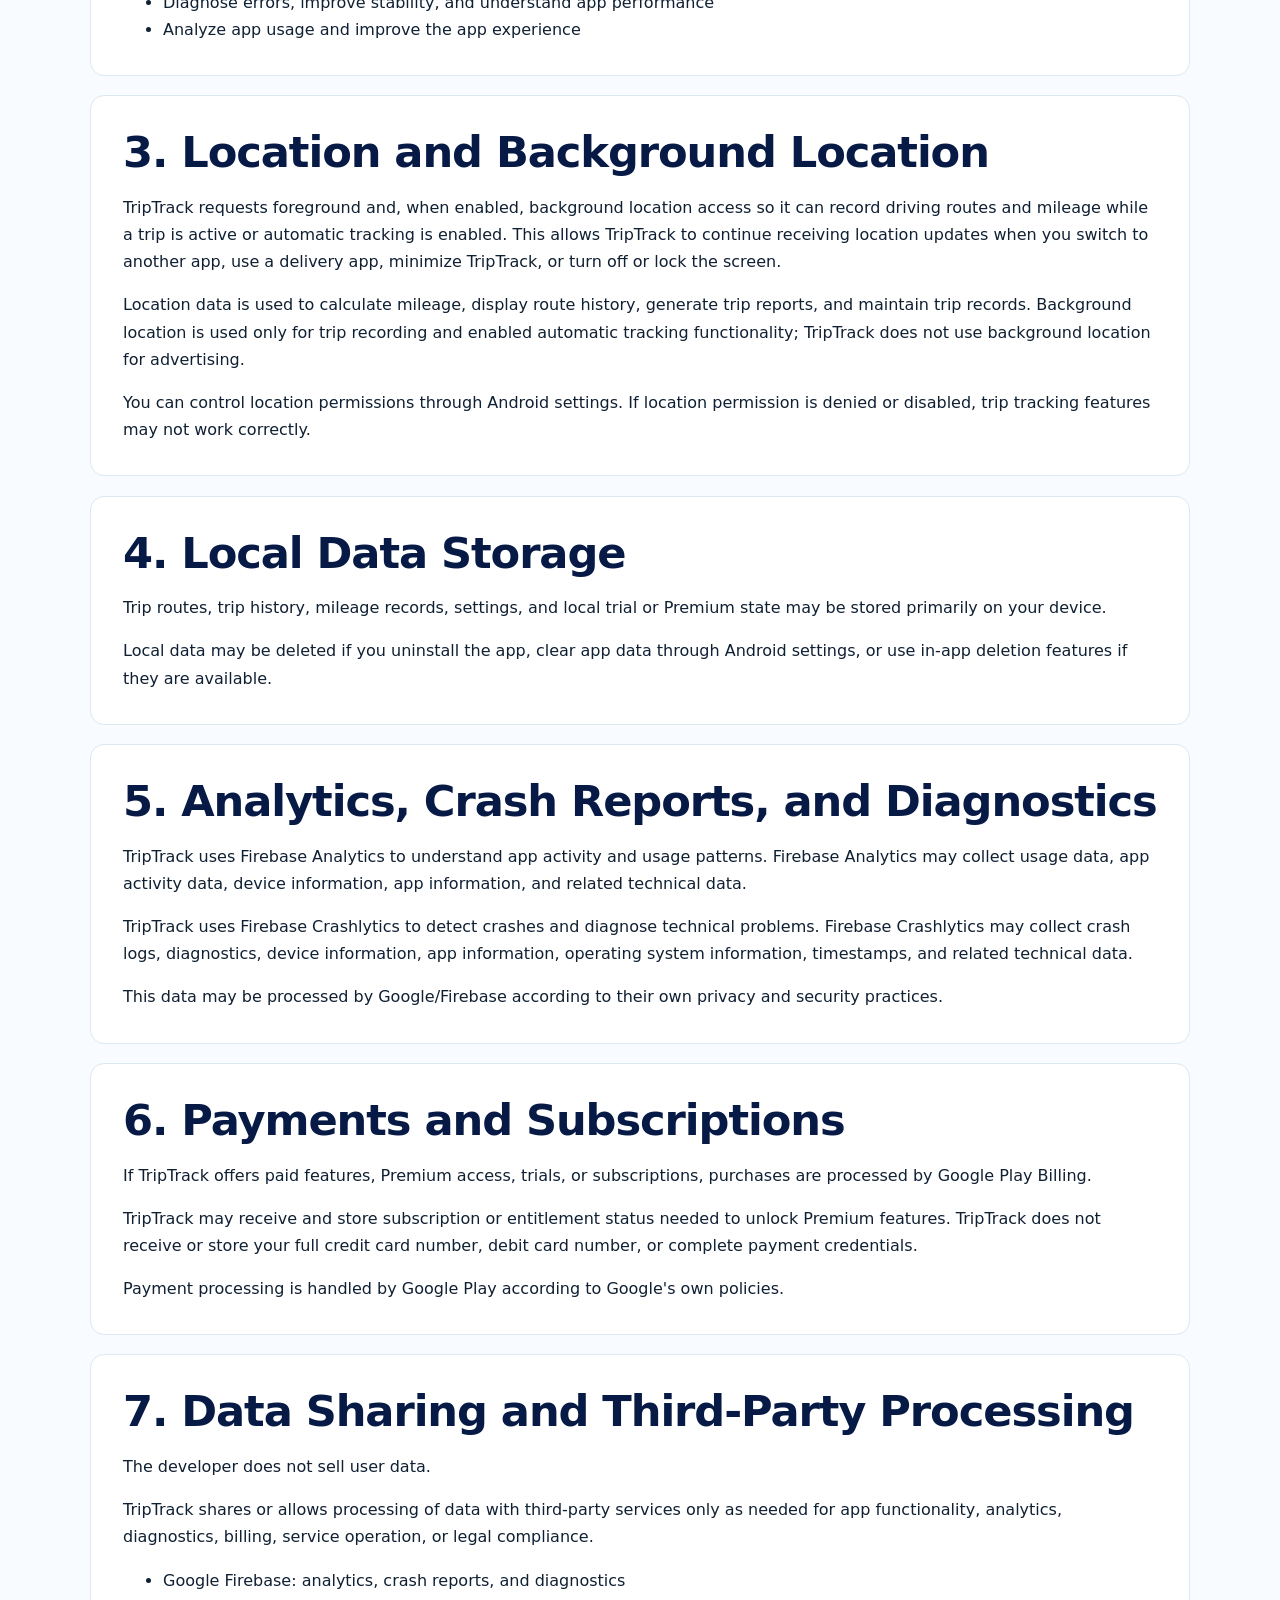
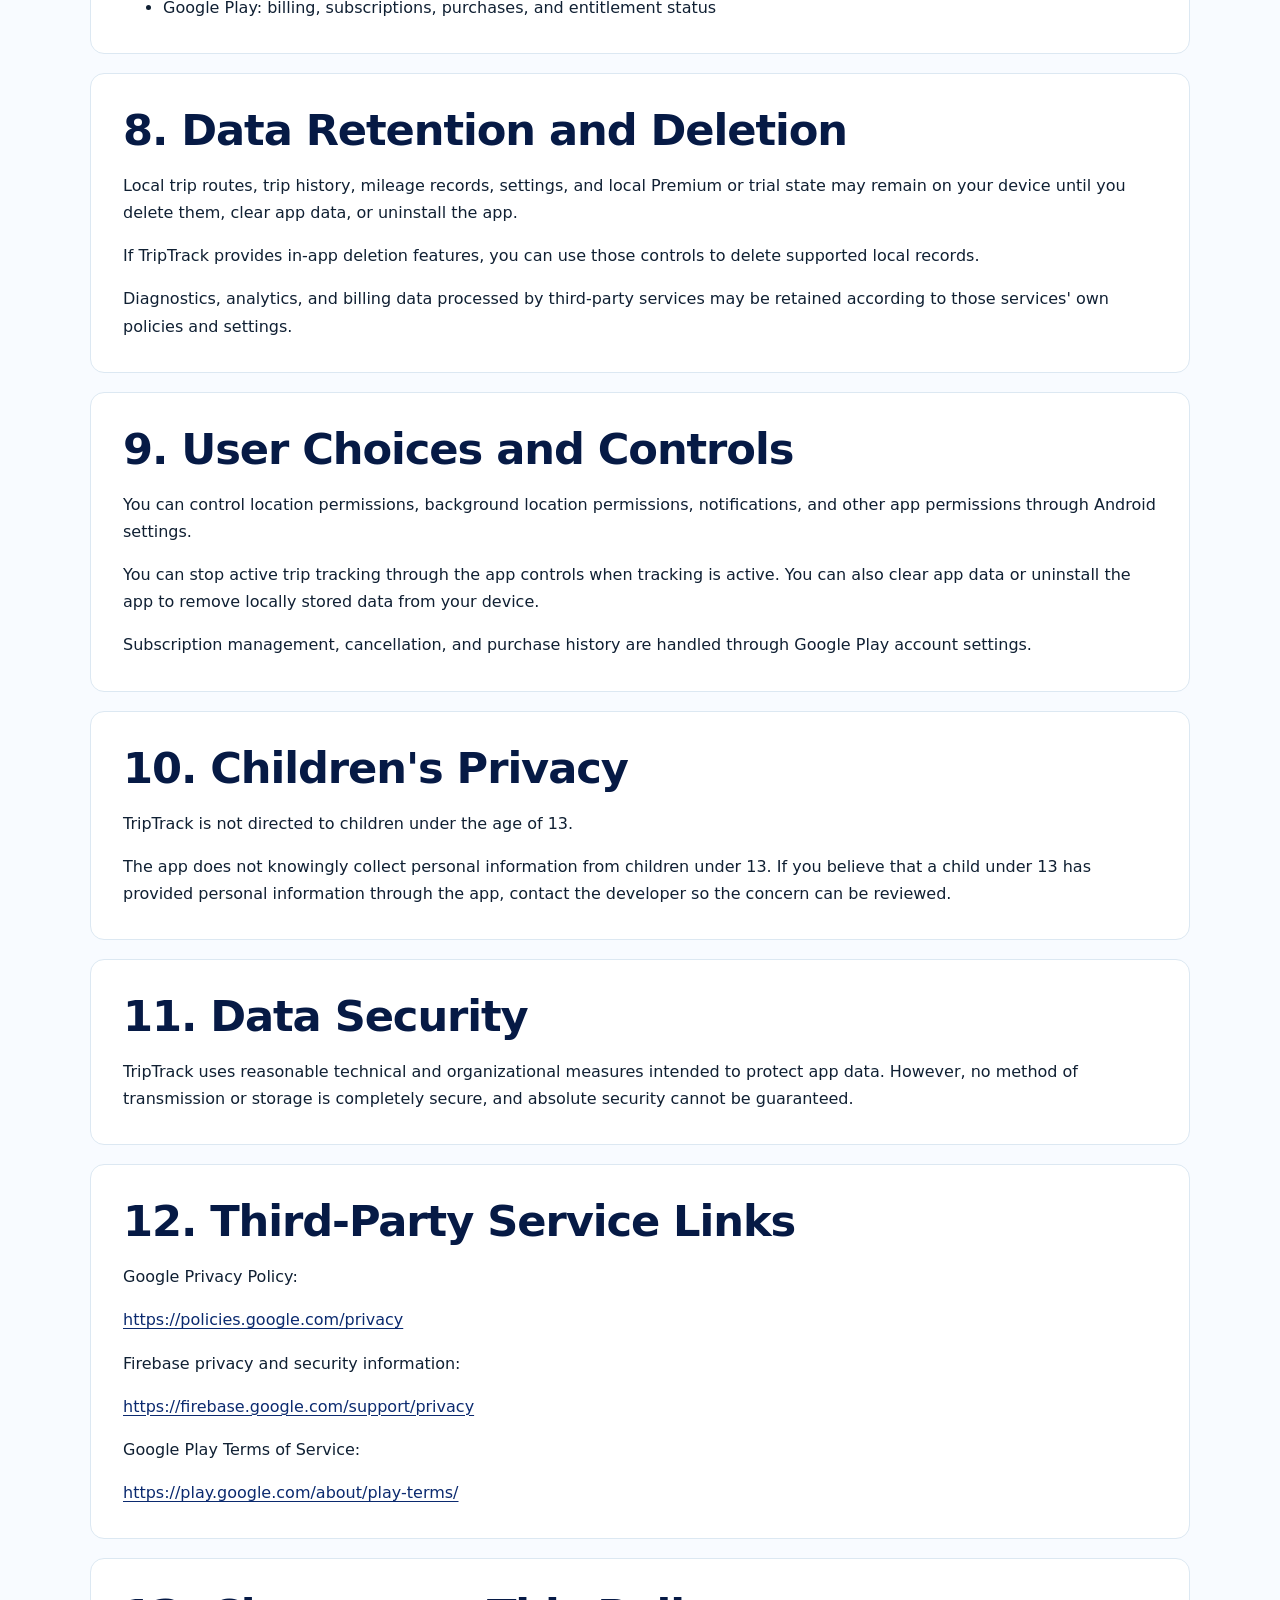
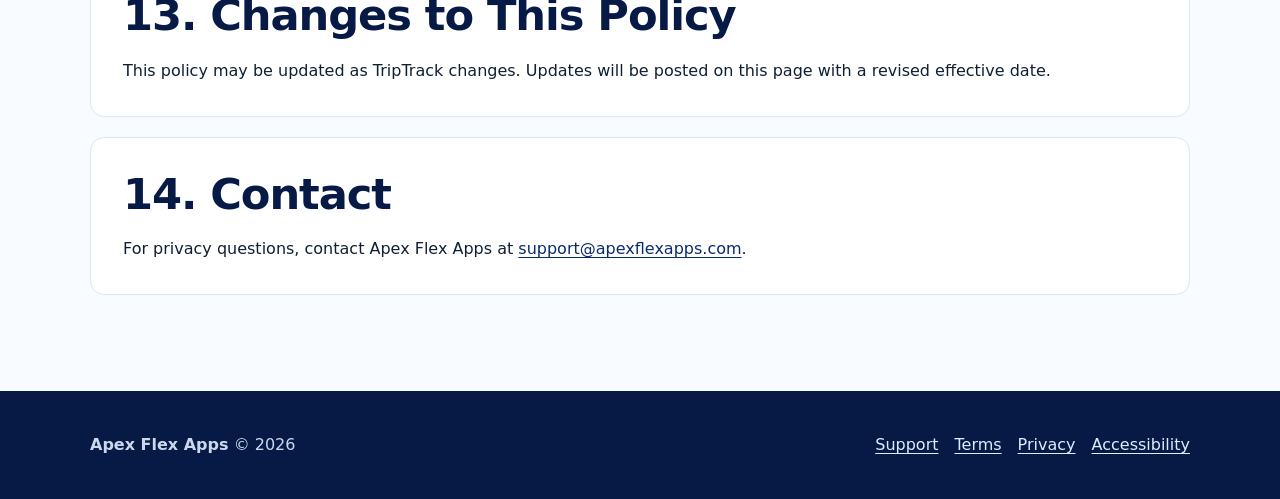
<file: privacy/___triptrack.html>
<!doctype html>
<html lang="en">
<head>
  <meta charset="utf-8">
  <meta name="viewport" content="width=device-width, initial-scale=1">
  <meta name="description" content="Privacy policy for the TripTrack Android app by Apex Flex Apps.">
  <title>TripTrack Privacy Policy | Apex Flex Apps</title>
  <link rel="icon" type="image/png" href="../assets/img/logos/logo_white_bg.png">
  <link rel="stylesheet" href="../assets/css/styles.css">
</head>
<body>
  <header class="site-header">
    <div class="container header-inner">
      <a class="brand" href="../">
        <img class="brand-logo" src="../assets/img/logos/logo_white_bg.png" alt="">
        <span>Apex Flex Apps</span>
      </a>
      <nav class="site-nav" aria-label="Primary navigation">
        <a href="../">Home</a>
        <a href="../#apps">Apps</a>
        <a href="../privacy">Privacy</a>
        <a href="../support">Support</a>
      </nav>
    </div>
  </header>

  <main>
    <section class="page-hero">
      <div class="container">
        <span class="eyebrow">Privacy policy</span>
        <h1>TripTrack</h1>
        <p>This policy explains how TripTrack handles app data, location data, diagnostics, and subscription-related information.</p>
      </div>
    </section>

    <section class="section">
      <div class="container content-stack">
        <div class="policy-meta">
          <p><strong>Effective date:</strong> September 22, 2026</p>
          <p><strong>App:</strong> TripTrack</p>
          <p><strong>Developer:</strong> Apex Flex Apps</p>
        </div>

        <section class="content-section">
          <h2>Introduction</h2>
          <p>TripTrack is designed to help users record, review, and manage trip information. This Privacy Policy explains what information the app may collect, how it may be used, and which third-party services may process data.</p>
        </section>

        <section class="content-section">
          <h2>1. Information We Collect</h2>
          <p>Depending on the features you use and the permissions you grant, TripTrack collects or processes:</p>
          <ul>
            <li>GPS/location data while recording trips</li>
            <li>Trip and route history, including coordinates, distance, time, and trip type</li>
            <li>Device and app technical information</li>
            <li>Diagnostics, crash reports, and app activity data through Firebase Analytics and Firebase Crashlytics</li>
            <li>Subscription or purchase status through Google Play Billing</li>
          </ul>
          <p>TripTrack does not receive or store full payment card numbers or complete payment credentials.</p>
        </section>

        <section class="content-section">
          <h2>2. How We Use Information</h2>
          <p>TripTrack uses app data to:</p>
          <ul>
            <li>Record trips manually or automatically when tracking is enabled</li>
            <li>Calculate mileage, distance, time, and trip summaries</li>
            <li>Display trip history, route details, and reports</li>
            <li>Manage trial, Premium, or subscription access</li>
            <li>Diagnose errors, improve stability, and understand app performance</li>
            <li>Analyze app usage and improve the app experience</li>
          </ul>
        </section>

        <section class="content-section">
          <h2>3. Location and Background Location</h2>
          <p>TripTrack requests foreground and, when enabled, background location access so it can record driving routes and mileage while a trip is active or automatic tracking is enabled. This allows TripTrack to continue receiving location updates when you switch to another app, use a delivery app, minimize TripTrack, or turn off or lock the screen.</p>
          <p>Location data is used to calculate mileage, display route history, generate trip reports, and maintain trip records. Background location is used only for trip recording and enabled automatic tracking functionality; TripTrack does not use background location for advertising.</p>
          <p>You can control location permissions through Android settings. If location permission is denied or disabled, trip tracking features may not work correctly.</p>
        </section>

        <section class="content-section">
          <h2>4. Local Data Storage</h2>
          <p>Trip routes, trip history, mileage records, settings, and local trial or Premium state may be stored primarily on your device.</p>
          <p>Local data may be deleted if you uninstall the app, clear app data through Android settings, or use in-app deletion features if they are available.</p>
        </section>

        <section class="content-section">
          <h2>5. Analytics, Crash Reports, and Diagnostics</h2>
          <p>TripTrack uses Firebase Analytics to understand app activity and usage patterns. Firebase Analytics may collect usage data, app activity data, device information, app information, and related technical data.</p>
          <p>TripTrack uses Firebase Crashlytics to detect crashes and diagnose technical problems. Firebase Crashlytics may collect crash logs, diagnostics, device information, app information, operating system information, timestamps, and related technical data.</p>
          <p>This data may be processed by Google/Firebase according to their own privacy and security practices.</p>
        </section>

        <section class="content-section">
          <h2>6. Payments and Subscriptions</h2>
          <p>If TripTrack offers paid features, Premium access, trials, or subscriptions, purchases are processed by Google Play Billing.</p>
          <p>TripTrack may receive and store subscription or entitlement status needed to unlock Premium features. TripTrack does not receive or store your full credit card number, debit card number, or complete payment credentials.</p>
          <p>Payment processing is handled by Google Play according to Google's own policies.</p>
        </section>

        <section class="content-section">
          <h2>7. Data Sharing and Third-Party Processing</h2>
          <p>The developer does not sell user data.</p>
          <p>TripTrack shares or allows processing of data with third-party services only as needed for app functionality, analytics, diagnostics, billing, service operation, or legal compliance.</p>
          <ul>
            <li>Google Firebase: analytics, crash reports, and diagnostics</li>
            <li>Google Play: billing, subscriptions, purchases, and entitlement status</li>
          </ul>
        </section>

        <section class="content-section">
          <h2>8. Data Retention and Deletion</h2>
          <p>Local trip routes, trip history, mileage records, settings, and local Premium or trial state may remain on your device until you delete them, clear app data, or uninstall the app.</p>
          <p>If TripTrack provides in-app deletion features, you can use those controls to delete supported local records.</p>
          <p>Diagnostics, analytics, and billing data processed by third-party services may be retained according to those services' own policies and settings.</p>
        </section>

        <section class="content-section">
          <h2>9. User Choices and Controls</h2>
          <p>You can control location permissions, background location permissions, notifications, and other app permissions through Android settings.</p>
          <p>You can stop active trip tracking through the app controls when tracking is active. You can also clear app data or uninstall the app to remove locally stored data from your device.</p>
          <p>Subscription management, cancellation, and purchase history are handled through Google Play account settings.</p>
        </section>

        <section class="content-section">
          <h2>10. Children's Privacy</h2>
          <p>TripTrack is not directed to children under the age of 13.</p>
          <p>The app does not knowingly collect personal information from children under 13. If you believe that a child under 13 has provided personal information through the app, contact the developer so the concern can be reviewed.</p>
        </section>

        <section class="content-section">
          <h2>11. Data Security</h2>
          <p>TripTrack uses reasonable technical and organizational measures intended to protect app data. However, no method of transmission or storage is completely secure, and absolute security cannot be guaranteed.</p>
        </section>

        <section class="content-section">
          <h2>12. Third-Party Service Links</h2>
          <p>Google Privacy Policy:</p>
          <p><a href="https://policies.google.com/privacy" target="_blank" rel="noopener noreferrer">https://policies.google.com/privacy</a></p>
          <p>Firebase privacy and security information:</p>
          <p><a href="https://firebase.google.com/support/privacy" target="_blank" rel="noopener noreferrer">https://firebase.google.com/support/privacy</a></p>
          <p>Google Play Terms of Service:</p>
          <p><a href="https://play.google.com/about/play-terms/" target="_blank" rel="noopener noreferrer">https://play.google.com/about/play-terms/</a></p>
        </section>

        <section class="content-section">
          <h2>13. Changes to This Policy</h2>
          <p>This policy may be updated as TripTrack changes. Updates will be posted on this page with a revised effective date.</p>
        </section>

        <section class="content-section">
          <h2>14. Contact</h2>
          <p>For privacy questions, contact Apex Flex Apps at <a href="mailto:support@apexflexapps.com">support@apexflexapps.com</a>.</p>
        </section>
      </div>
    </section>
  </main>
  <footer class="site-footer"><div class="container footer-inner"><p><strong>Apex Flex Apps</strong> &copy; 2026</p><div class="footer-links"><a href="../support">Support</a><a href="../terms">Terms</a><a href="../privacy">Privacy</a><a href="../accessibility">Accessibility</a></div></div></footer>
</body>
</html>
</file>
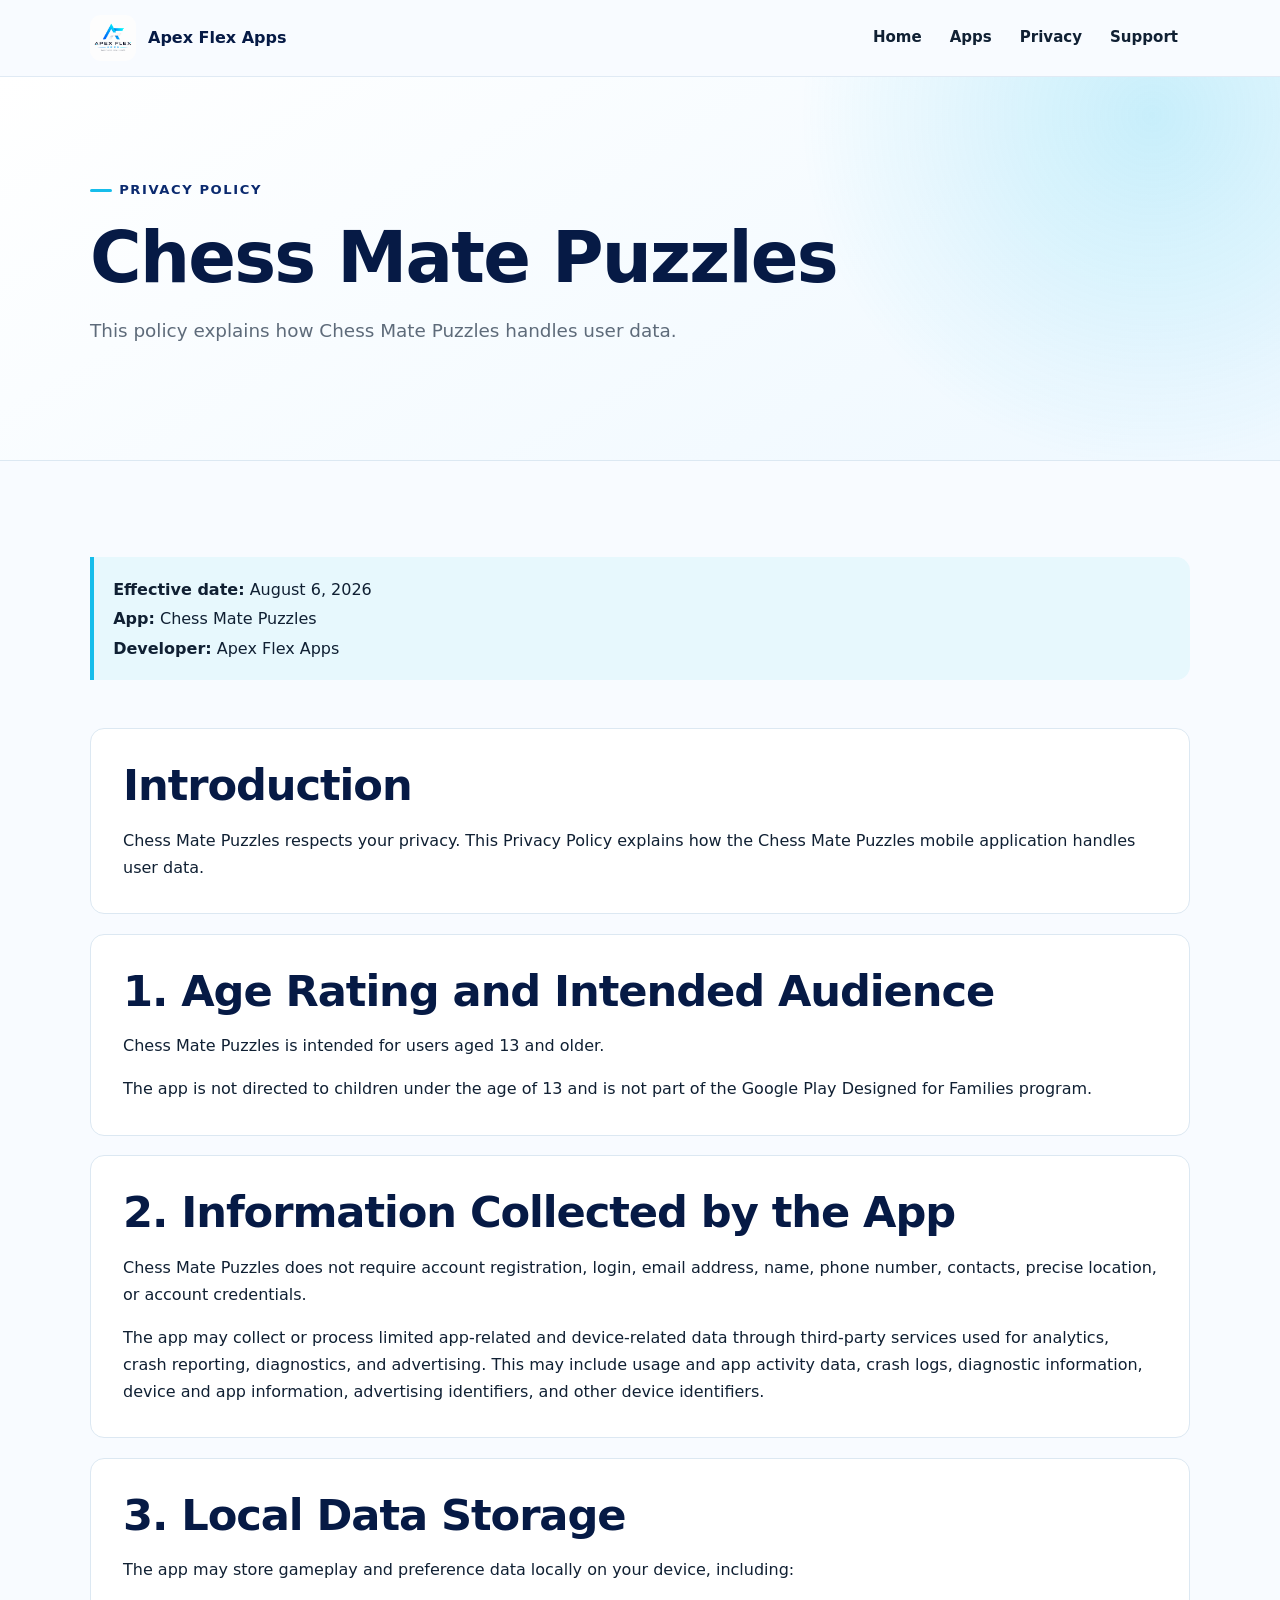
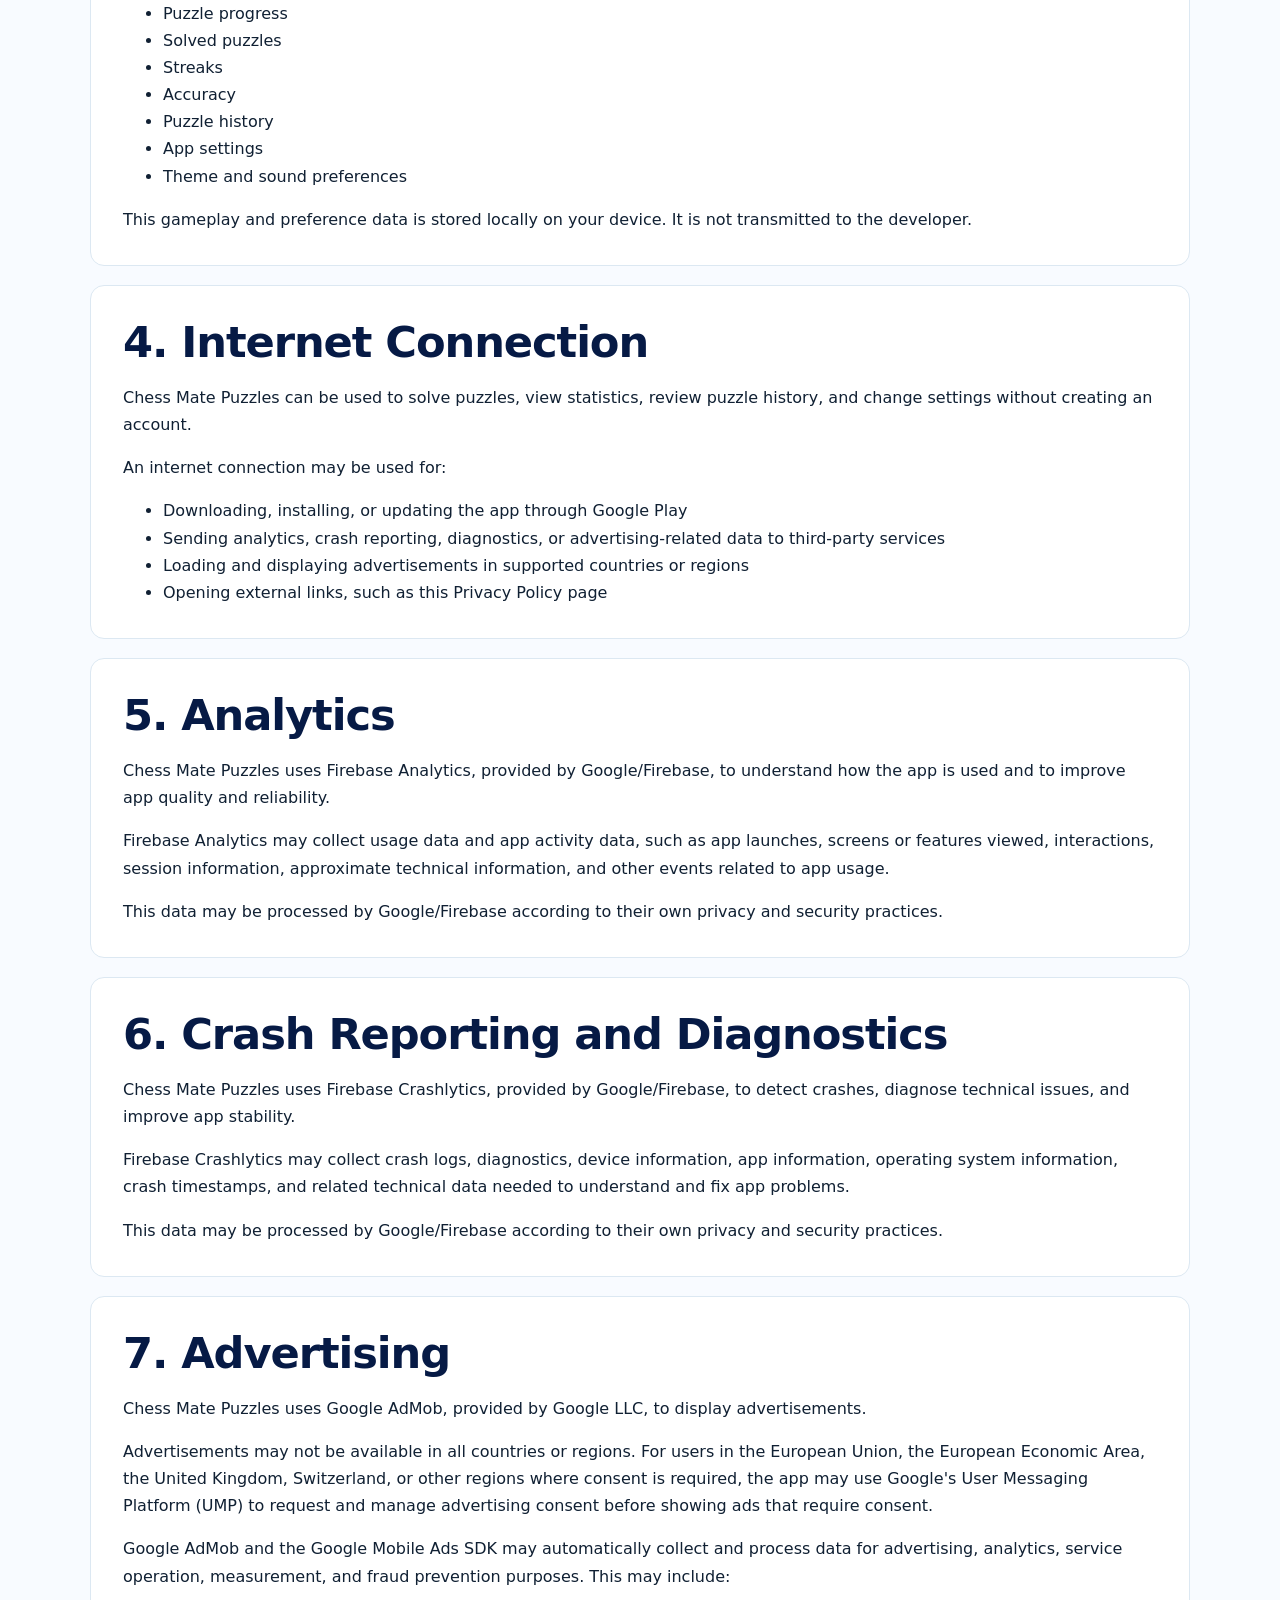
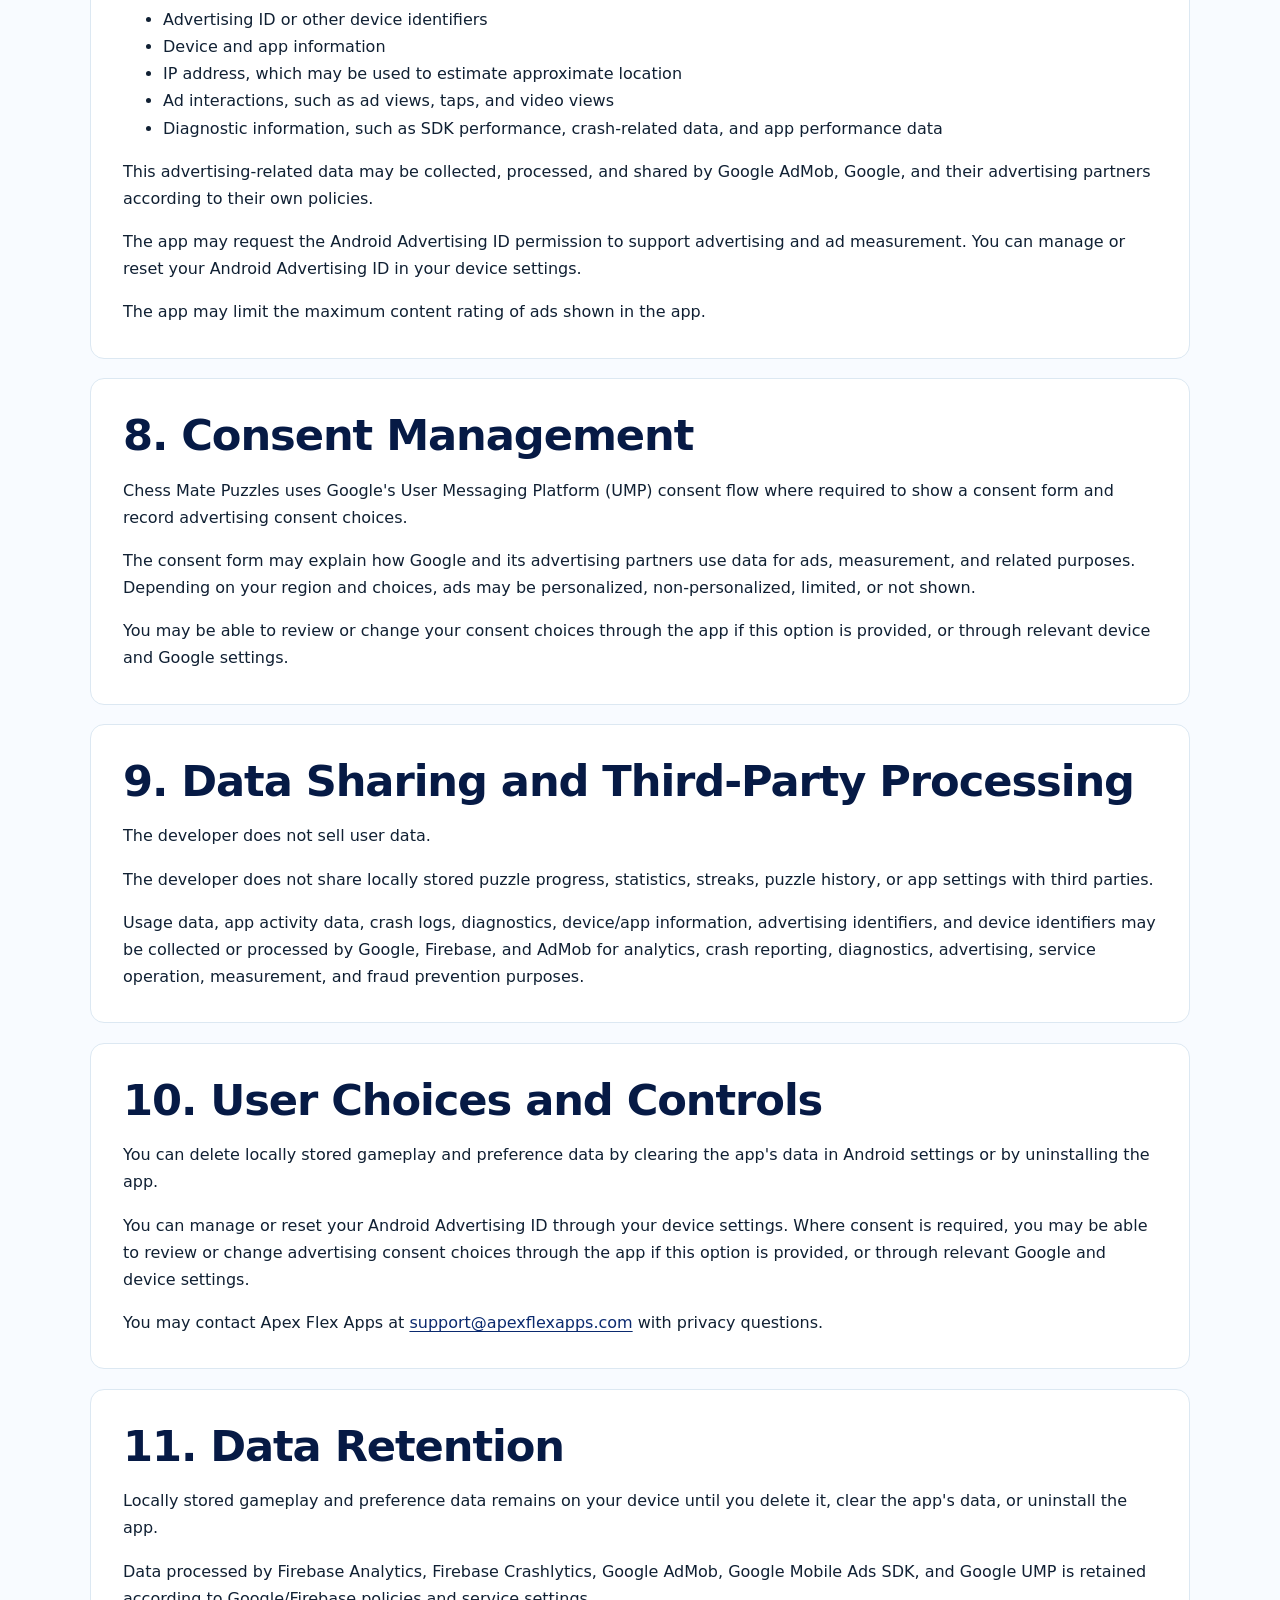
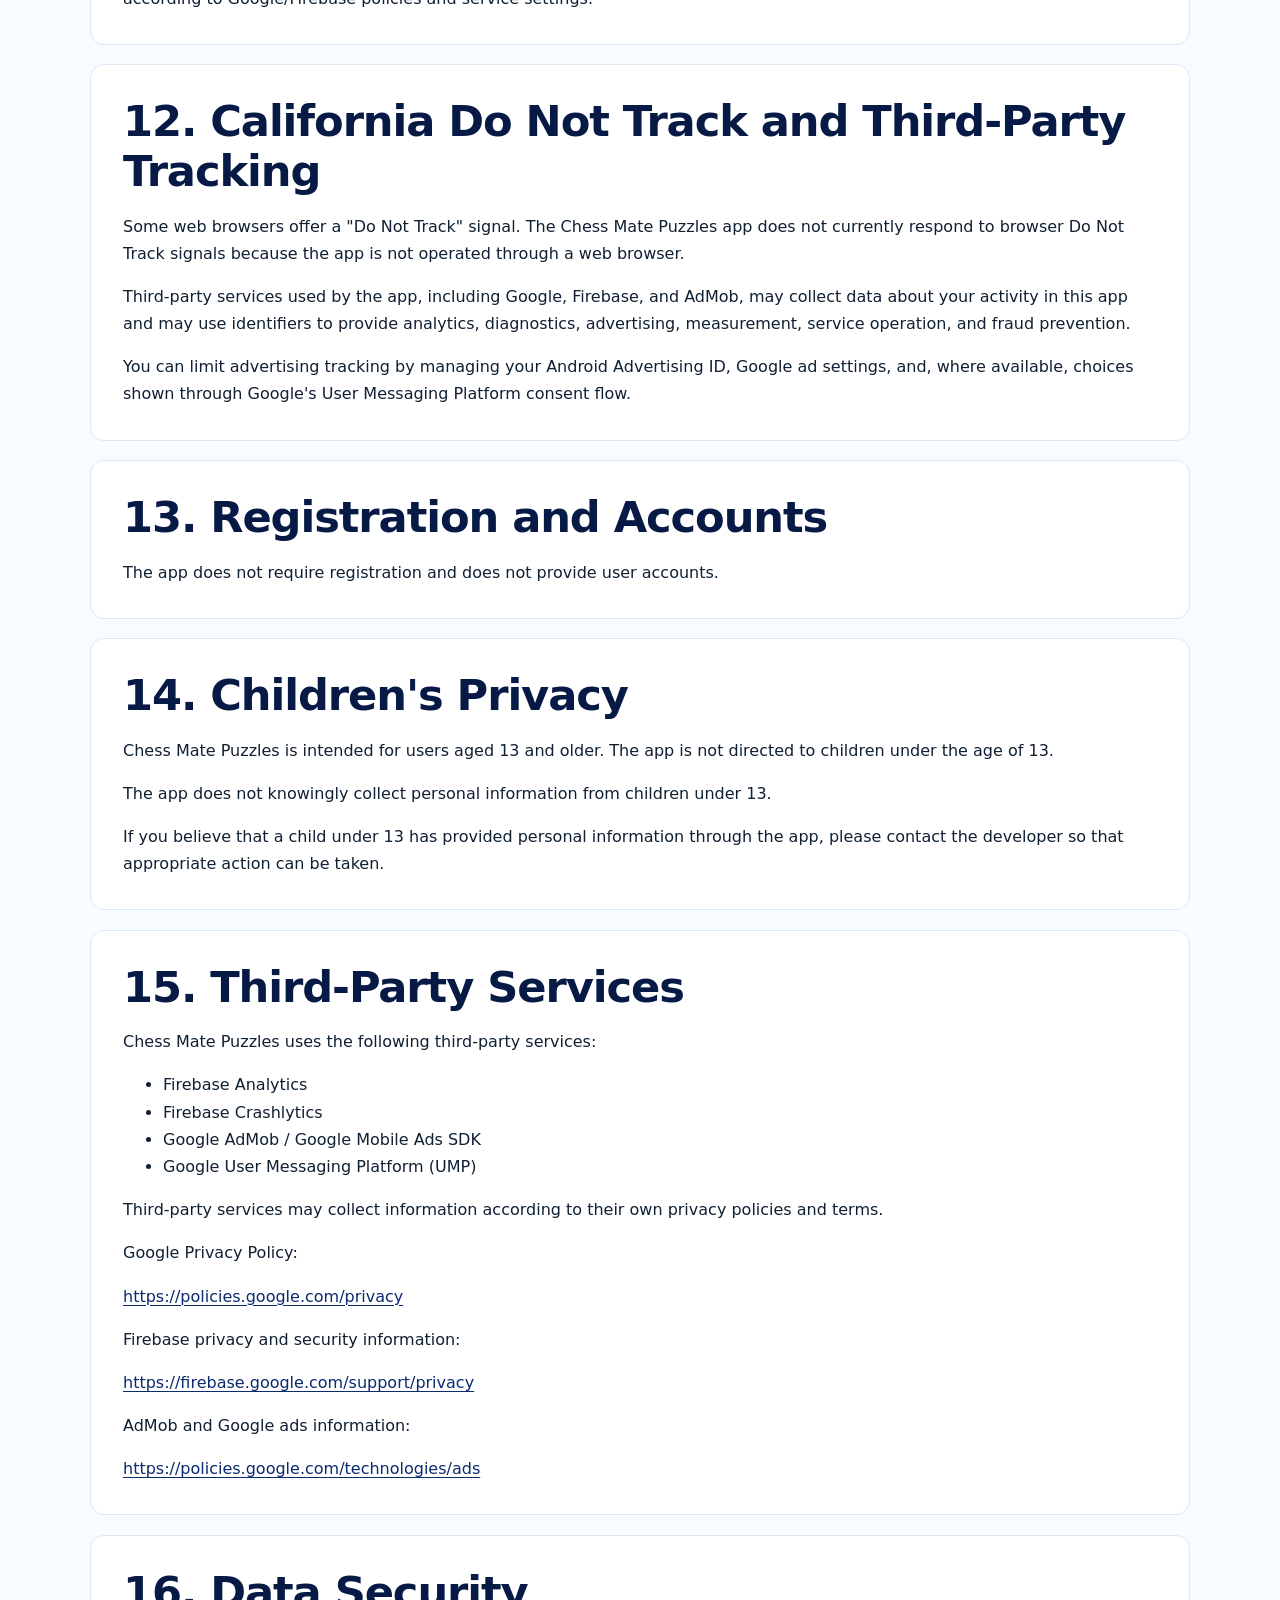
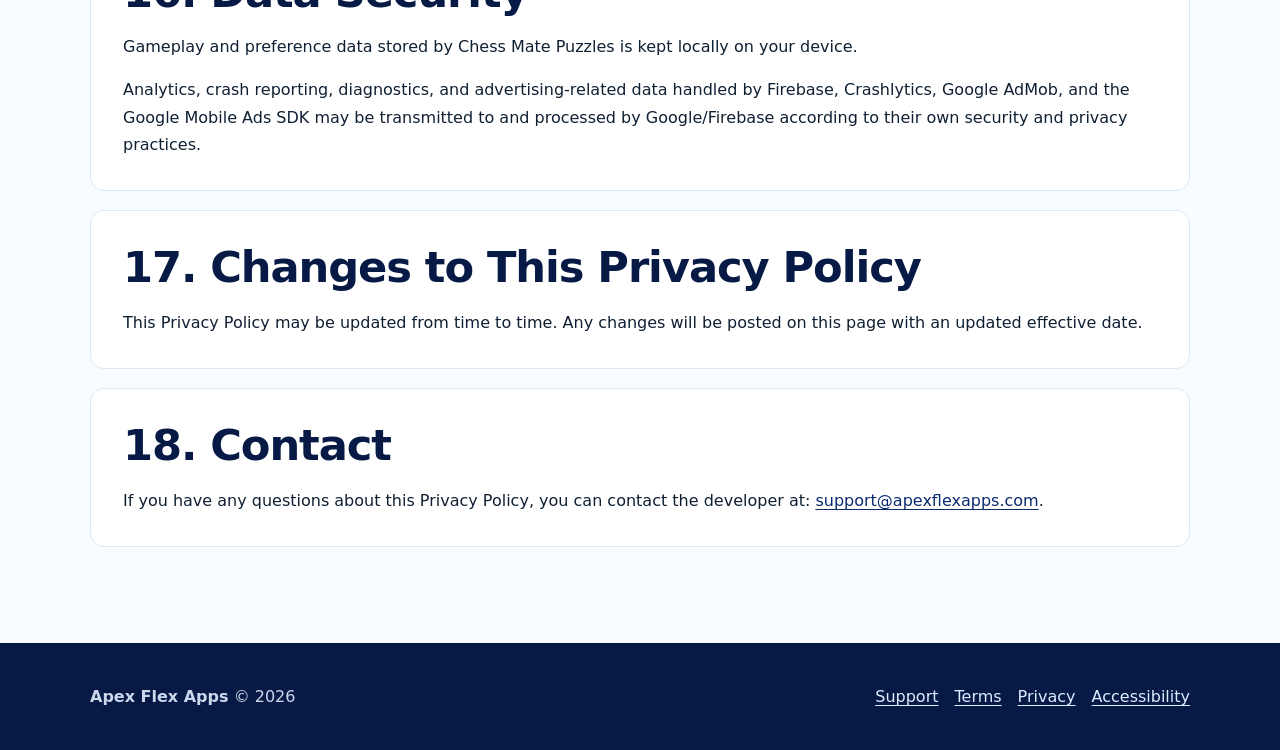
<file: privacy/chess-mate-puzzles.html>
<!doctype html>

<html lang="en">

<head>
  <meta charset="utf-8">
  <meta name="viewport" content="width=device-width, initial-scale=1">
  <meta name="description" content="Privacy policy for the Chess Mate Puzzles Android app by Apex Flex Apps.">
  <title>Chess Mate Puzzles Privacy Policy | Apex Flex Apps</title>
  <link rel="icon" type="image/png" href="../assets/img/logos/logo_white_bg.png">
  <link rel="stylesheet" href="../assets/css/styles.css">
</head>

<body>
  <header class="site-header">
    <div class="container header-inner">
      <a class="brand" href="../">
        <img class="brand-logo" src="../assets/img/logos/logo_white_bg.png" alt="">
        <span>Apex Flex Apps</span>
      </a>
      <nav class="site-nav" aria-label="Primary navigation">
        <a href="../">Home</a>
        <a href="../#apps">Apps</a>
        <a href="../privacy">Privacy</a>
        <a href="../support">Support</a>
      </nav>
    </div>
  </header>

  <main>
    <section class="page-hero">
      <div class="container">
        <span class="eyebrow">Privacy policy</span>
        <h1>Chess Mate Puzzles</h1>
        <p>This policy explains how Chess Mate Puzzles handles user data.</p>
      </div>
    </section>

    <section class="section">
      <div class="container content-stack">
        <div class="policy-meta">
          <p><strong>Effective date:</strong> August 6, 2026</p>
          <p><strong>App:</strong> Chess Mate Puzzles</p>
          <p><strong>Developer:</strong> Apex Flex Apps</p>
        </div>

        <section class="content-section">
          <h2>Introduction</h2>
          <p>Chess Mate Puzzles respects your privacy. This Privacy Policy explains how the Chess Mate Puzzles mobile
            application handles user data.</p>
        </section>

        <section class="content-section">
          <h2>1. Age Rating and Intended Audience</h2>
          <p>Chess Mate Puzzles is intended for users aged 13 and older.</p>
          <p>The app is not directed to children under the age of 13 and is not part of the Google Play Designed for
            Families program.</p>
        </section>

        <section class="content-section">
          <h2>2. Information Collected by the App</h2>
          <p>Chess Mate Puzzles does not require account registration, login, email address, name, phone number,
            contacts, precise location, or account credentials.</p>
          <p>The app may collect or process limited app-related and device-related data through third-party services
            used for analytics, crash reporting, diagnostics, and advertising. This may include usage and app activity
            data, crash logs, diagnostic information, device and app information, advertising identifiers, and other
            device identifiers.</p>
        </section>

        <section class="content-section">
          <h2>3. Local Data Storage</h2>
          <p>The app may store gameplay and preference data locally on your device, including:</p>
          <ul>
            <li>Puzzle progress</li>
            <li>Solved puzzles</li>
            <li>Streaks</li>
            <li>Accuracy</li>
            <li>Puzzle history</li>
            <li>App settings</li>
            <li>Theme and sound preferences</li>
          </ul>
          <p>This gameplay and preference data is stored locally on your device. It is not transmitted to the developer.
          </p>
        </section>

        <section class="content-section">
          <h2>4. Internet Connection</h2>
          <p>Chess Mate Puzzles can be used to solve puzzles, view statistics, review puzzle history, and change
            settings without creating an account.</p>
          <p>An internet connection may be used for:</p>
          <ul>
            <li>Downloading, installing, or updating the app through Google Play</li>
            <li>Sending analytics, crash reporting, diagnostics, or advertising-related data to third-party services</li>
            <li>Loading and displaying advertisements in supported countries or regions</li>
            <li>Opening external links, such as this Privacy Policy page</li>
          </ul>
        </section>

        <section class="content-section">
          <h2>5. Analytics</h2>
          <p>Chess Mate Puzzles uses Firebase Analytics, provided by Google/Firebase, to understand how the app is used
            and to improve app quality and reliability.</p>
          <p>Firebase Analytics may collect usage data and app activity data, such as app launches, screens or features
            viewed, interactions, session information, approximate technical information, and other events related to
            app usage.</p>
          <p>This data may be processed by Google/Firebase according to their own privacy and security practices.</p>
        </section>

        <section class="content-section">
          <h2>6. Crash Reporting and Diagnostics</h2>
          <p>Chess Mate Puzzles uses Firebase Crashlytics, provided by Google/Firebase, to detect crashes, diagnose
            technical issues, and improve app stability.</p>
          <p>Firebase Crashlytics may collect crash logs, diagnostics, device information, app information, operating
            system information, crash timestamps, and related technical data needed to understand and fix app problems.
          </p>
          <p>This data may be processed by Google/Firebase according to their own privacy and security practices.</p>
        </section>

        <section class="content-section">
          <h2>7. Advertising</h2>
          <p>Chess Mate Puzzles uses Google AdMob, provided by Google LLC, to display advertisements.</p>
          <p>Advertisements may not be available in all countries or regions. For users in the European Union, the
            European Economic Area, the United Kingdom, Switzerland, or other regions where consent is required, the app may use
            Google's User Messaging Platform (UMP) to request and manage advertising consent before showing ads that
            require consent.</p>
          <p>Google AdMob and the Google Mobile Ads SDK may automatically collect and process data for advertising,
            analytics, service operation, measurement, and fraud prevention purposes. This may include:</p>
          <ul>
            <li>Advertising ID or other device identifiers</li>
            <li>Device and app information</li>
            <li>IP address, which may be used to estimate approximate location</li>
            <li>Ad interactions, such as ad views, taps, and video views</li>
            <li>Diagnostic information, such as SDK performance, crash-related data, and app performance data</li>
          </ul>
          <p>This advertising-related data may be collected, processed, and shared by Google AdMob, Google, and their
            advertising partners according to their own policies.</p>
          <p>The app may request the Android Advertising ID permission to support advertising and ad measurement. You
            can manage or reset your Android Advertising ID in your device settings.</p>
          <p>The app may limit the maximum content rating of ads shown in the app.</p>
        </section>

        <section class="content-section">
          <h2>8. Consent Management</h2>
          <p>Chess Mate Puzzles uses Google's User Messaging Platform (UMP) consent flow where required to show a
            consent form and record advertising consent choices.</p>
          <p>The consent form may explain how Google and its advertising partners use data for ads, measurement, and
            related purposes. Depending on your region and choices, ads may be personalized, non-personalized, limited,
            or not shown.</p>
          <p>You may be able to review or change your consent choices through the app if this option is provided, or
            through relevant device and Google settings.</p>
        </section>

        <section class="content-section">
          <h2>9. Data Sharing and Third-Party Processing</h2>
          <p>The developer does not sell user data.</p>
          <p>The developer does not share locally stored puzzle progress, statistics, streaks, puzzle history, or app
            settings with third parties.</p>
          <p>Usage data, app activity data, crash logs, diagnostics, device/app information, advertising identifiers,
            and device identifiers may be collected or processed by Google, Firebase, and AdMob for analytics, crash
            reporting, diagnostics, advertising, service operation, measurement, and fraud prevention purposes.</p>
        </section>

        <section class="content-section">
          <h2>10. User Choices and Controls</h2>
          <p>You can delete locally stored gameplay and preference data by clearing the app's data in Android settings
            or by uninstalling the app.</p>
          <p>You can manage or reset your Android Advertising ID through your device settings. Where consent is
            required, you may be able to review or change advertising consent choices through the app if this option is
            provided, or through relevant Google and device settings.</p>
          <p>You may contact Apex Flex Apps at <a
              href="mailto:support@apexflexapps.com">support@apexflexapps.com</a> with privacy questions.</p>
        </section>

        <section class="content-section">
          <h2>11. Data Retention</h2>
          <p>Locally stored gameplay and preference data remains on your device until you delete it, clear the app's
            data, or uninstall the app.</p>
          <p>Data processed by Firebase Analytics, Firebase Crashlytics, Google AdMob, Google Mobile Ads SDK, and Google
            UMP is retained according to Google/Firebase policies and service settings.</p>
        </section>

        <section class="content-section">
          <h2>12. California Do Not Track and Third-Party Tracking</h2>
          <p>Some web browsers offer a "Do Not Track" signal. The Chess Mate Puzzles app does not currently respond to
            browser Do Not Track signals because the app is not operated through a web browser.</p>
          <p>Third-party services used by the app, including Google, Firebase, and AdMob, may collect data about your
            activity in this app and may use identifiers to provide analytics, diagnostics, advertising, measurement,
            service operation, and fraud prevention.</p>
          <p>You can limit advertising tracking by managing your Android Advertising ID, Google ad settings, and, where
            available, choices shown through Google's User Messaging Platform consent flow.</p>
        </section>

        <section class="content-section">
          <h2>13. Registration and Accounts</h2>
          <p>The app does not require registration and does not provide user accounts.</p>
        </section>

        <section class="content-section">
          <h2>14. Children's Privacy</h2>
          <p>Chess Mate Puzzles is intended for users aged 13 and older. The app is not directed to children under the
            age of 13.</p>
          <p>The app does not knowingly collect personal information from children under 13.</p>
          <p>If you believe that a child under 13 has provided personal information through the app, please contact the
            developer so that appropriate action can be taken.</p>
        </section>

        <section class="content-section">
          <h2>15. Third-Party Services</h2>
          <p>Chess Mate Puzzles uses the following third-party services:</p>
          <ul>
            <li>Firebase Analytics</li>
            <li>Firebase Crashlytics</li>
            <li>Google AdMob / Google Mobile Ads SDK</li>
            <li>Google User Messaging Platform (UMP)</li>
          </ul>
          <p>Third-party services may collect information according to their own privacy policies and terms.</p>
          <p>Google Privacy Policy:</p>
          <p><a href="https://policies.google.com/privacy" target="_blank"
              rel="noopener noreferrer">https://policies.google.com/privacy</a></p>
          <p>Firebase privacy and security information:</p>
          <p><a href="https://firebase.google.com/support/privacy" target="_blank"
              rel="noopener noreferrer">https://firebase.google.com/support/privacy</a></p>
          <p>AdMob and Google ads information:</p>
          <p><a href="https://policies.google.com/technologies/ads" target="_blank"
              rel="noopener noreferrer">https://policies.google.com/technologies/ads</a></p>
        </section>

        <section class="content-section">
          <h2>16. Data Security</h2>
          <p>Gameplay and preference data stored by Chess Mate Puzzles is kept locally on your device.</p>
          <p>Analytics, crash reporting, diagnostics, and advertising-related data handled by Firebase, Crashlytics,
            Google AdMob, and the Google Mobile Ads SDK may be transmitted to and processed by Google/Firebase according
            to their own security and privacy practices.</p>
        </section>

        <section class="content-section">
          <h2>17. Changes to This Privacy Policy</h2>
          <p>This Privacy Policy may be updated from time to time. Any changes will be posted on this page with an
            updated effective date.</p>
        </section>

        <section class="content-section">
          <h2>18. Contact</h2>
          <p>If you have any questions about this Privacy Policy, you can contact the developer at: <a
              href="mailto:support@apexflexapps.com">support@apexflexapps.com</a>.</p>
        </section>
      </div>
    </section>
  </main>

  <footer class="site-footer">
    <div class="container footer-inner">
      <p><strong>Apex Flex Apps</strong> &copy; 2026</p>
      <div class="footer-links">
        <a href="../support">Support</a>
        <a href="../terms">Terms</a>
        <a href="../privacy">Privacy</a>
        <a href="../accessibility">Accessibility</a>
      </div>
    </div>
  </footer>
</body>

</html>
</file>
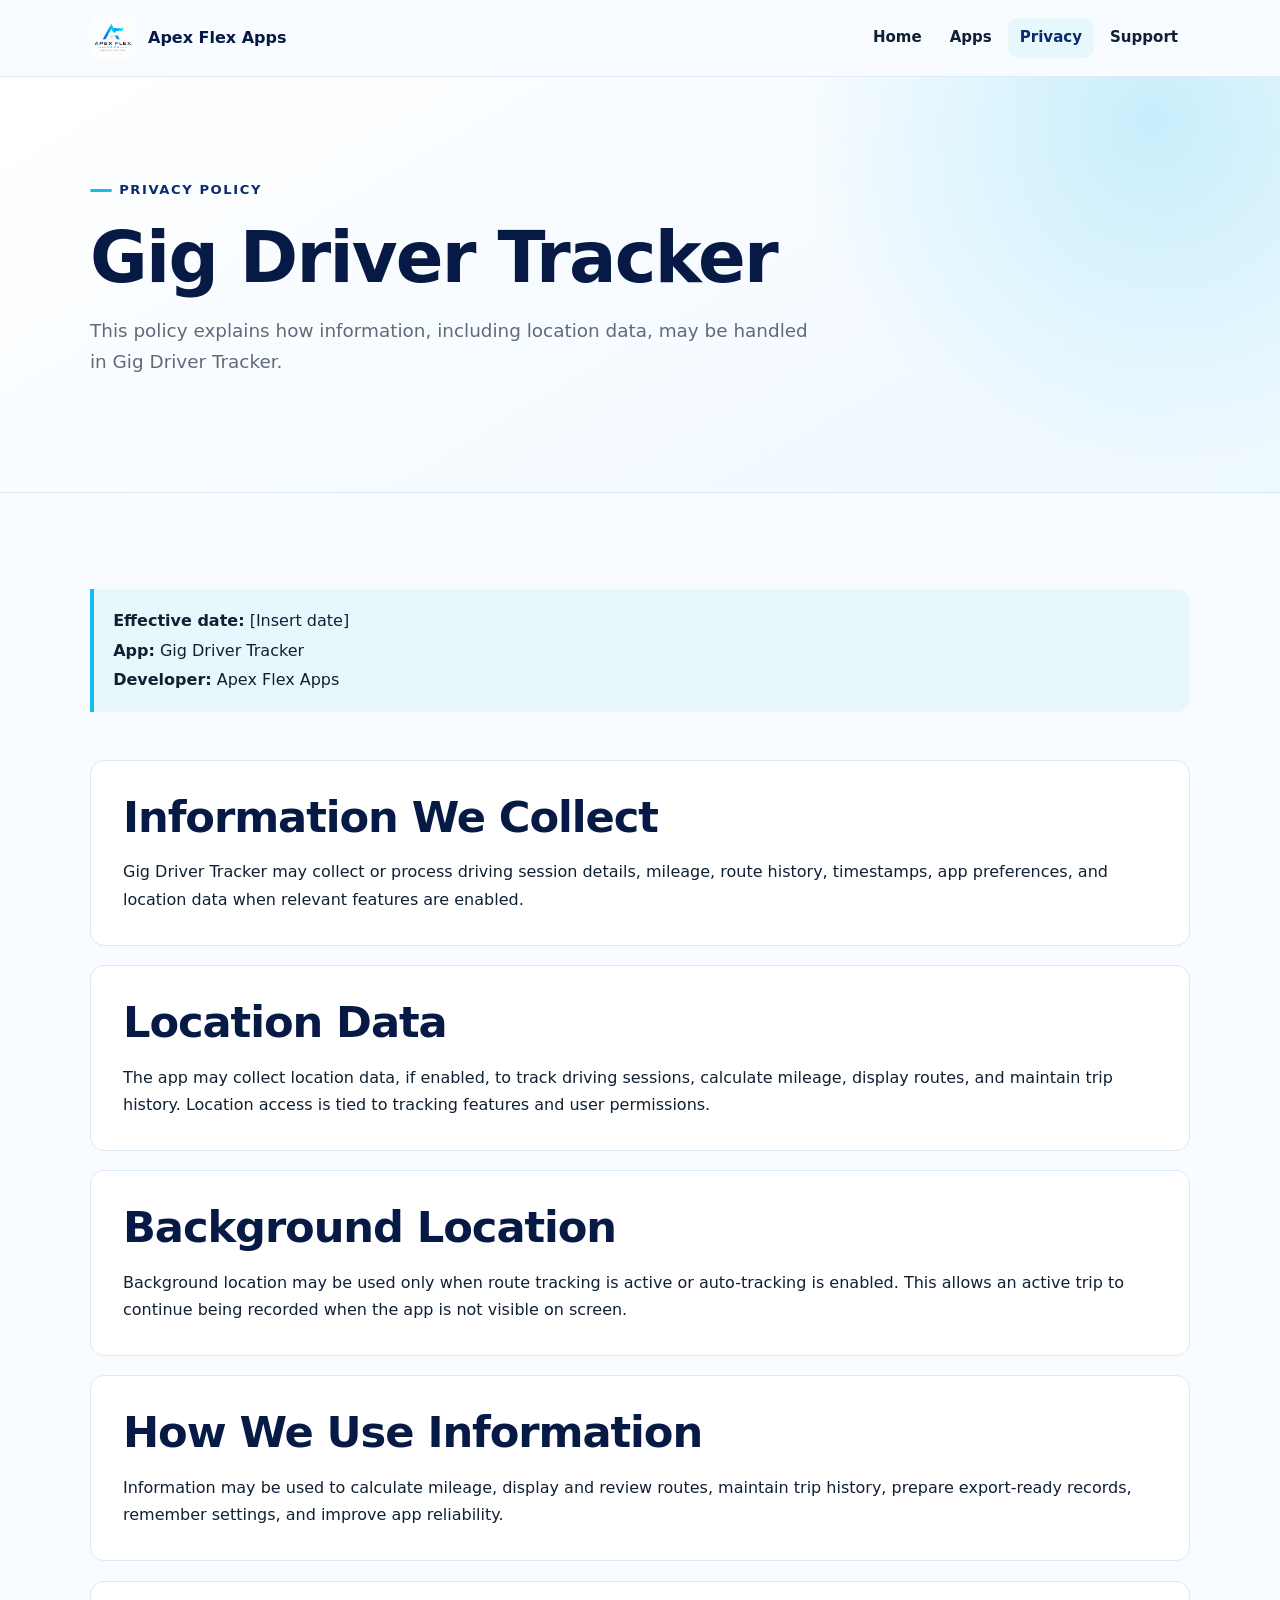
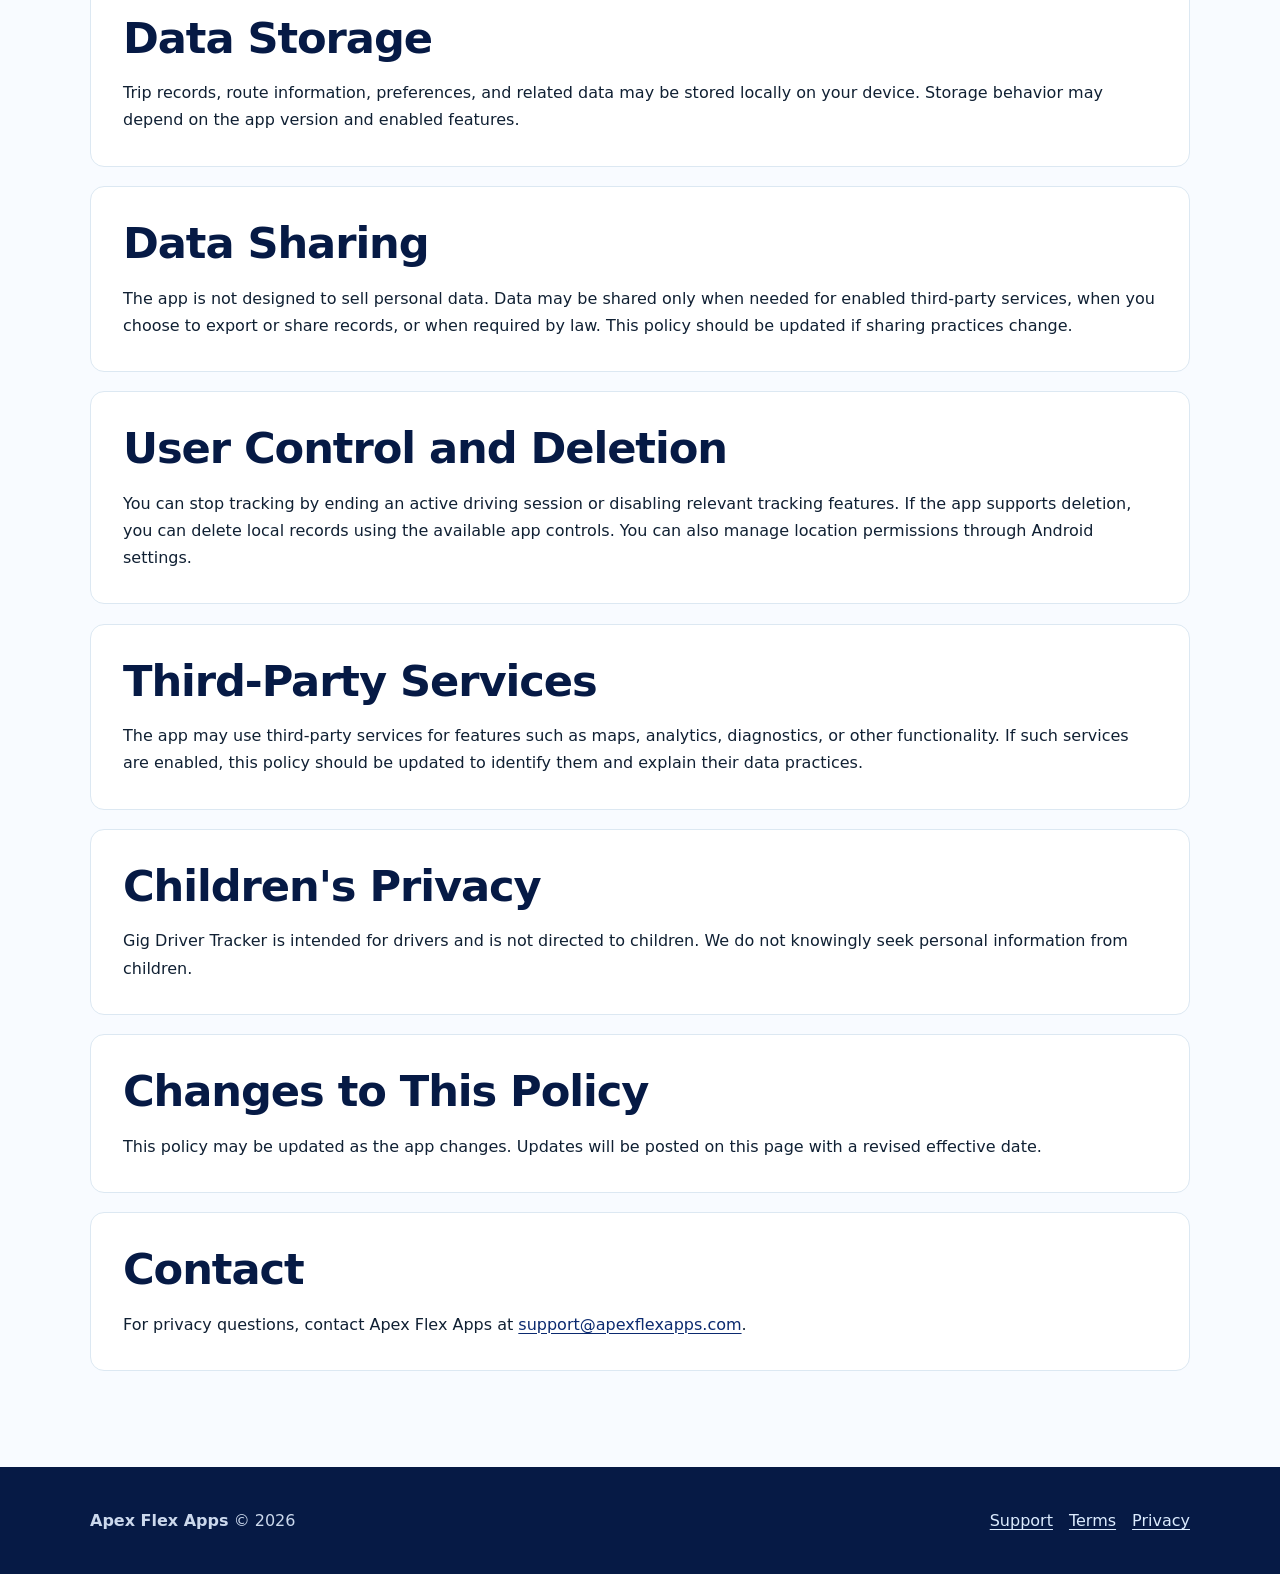
<file: privacy/gig-driver-tracker.html>
<!doctype html>
<html lang="en">
<head>
  <meta charset="utf-8"><meta name="viewport" content="width=device-width, initial-scale=1">
  <meta name="description" content="Privacy policy for the Gig Driver Tracker Android app by Apex Flex Apps.">
  <title>Gig Driver Tracker Privacy Policy | Apex Flex Apps</title><link rel="icon" type="image/png" href="../assets/img/logos/logo_white_bg.png"><link rel="stylesheet" href="../assets/css/styles.css">
</head>
<body>
  <header class="site-header"><div class="container header-inner"><a class="brand" href="../"><img class="brand-logo" src="../assets/img/logos/logo_white_bg.png" alt=""><span>Apex Flex Apps</span></a><nav class="site-nav" aria-label="Primary navigation"><a href="../">Home</a><a href="../#apps">Apps</a><a href="gig-driver-tracker" aria-current="page">Privacy</a><a href="../support">Support</a></nav></div></header>
  <main>
    <section class="page-hero"><div class="container"><span class="eyebrow">Privacy policy</span><h1>Gig Driver Tracker</h1><p>This policy explains how information, including location data, may be handled in Gig Driver Tracker.</p></div></section>
    <section class="section"><div class="container content-stack">
      <div class="policy-meta"><p><strong>Effective date:</strong> [Insert date]</p><p><strong>App:</strong> Gig Driver Tracker</p><p><strong>Developer:</strong> Apex Flex Apps</p></div>
      <section class="content-section"><h2>Information We Collect</h2><p>Gig Driver Tracker may collect or process driving session details, mileage, route history, timestamps, app preferences, and location data when relevant features are enabled.</p></section>
      <section class="content-section"><h2>Location Data</h2><p>The app may collect location data, if enabled, to track driving sessions, calculate mileage, display routes, and maintain trip history. Location access is tied to tracking features and user permissions.</p></section>
      <section class="content-section"><h2>Background Location</h2><p>Background location may be used only when route tracking is active or auto-tracking is enabled. This allows an active trip to continue being recorded when the app is not visible on screen.</p></section>
      <section class="content-section"><h2>How We Use Information</h2><p>Information may be used to calculate mileage, display and review routes, maintain trip history, prepare export-ready records, remember settings, and improve app reliability.</p></section>
      <section class="content-section"><h2>Data Storage</h2><p>Trip records, route information, preferences, and related data may be stored locally on your device. Storage behavior may depend on the app version and enabled features.</p></section>
      <section class="content-section"><h2>Data Sharing</h2><p>The app is not designed to sell personal data. Data may be shared only when needed for enabled third-party services, when you choose to export or share records, or when required by law. This policy should be updated if sharing practices change.</p></section>
      <section class="content-section"><h2>User Control and Deletion</h2><p>You can stop tracking by ending an active driving session or disabling relevant tracking features. If the app supports deletion, you can delete local records using the available app controls. You can also manage location permissions through Android settings.</p></section>
      <section class="content-section"><h2>Third-Party Services</h2><p>The app may use third-party services for features such as maps, analytics, diagnostics, or other functionality. If such services are enabled, this policy should be updated to identify them and explain their data practices.</p></section>
      <section class="content-section"><h2>Children's Privacy</h2><p>Gig Driver Tracker is intended for drivers and is not directed to children. We do not knowingly seek personal information from children.</p></section>
      <section class="content-section"><h2>Changes to This Policy</h2><p>This policy may be updated as the app changes. Updates will be posted on this page with a revised effective date.</p></section>
      <section class="content-section"><h2>Contact</h2><p>For privacy questions, contact Apex Flex Apps at <a href="mailto:support@apexflexapps.com">support@apexflexapps.com</a>.</p></section>
    </div></section>
  </main>
  <footer class="site-footer"><div class="container footer-inner"><p><strong>Apex Flex Apps</strong> &copy; 2026</p><div class="footer-links"><a href="../support">Support</a><a href="../terms">Terms</a><a href="gig-driver-tracker">Privacy</a></div></div></footer>
</body>
</html>
</file>
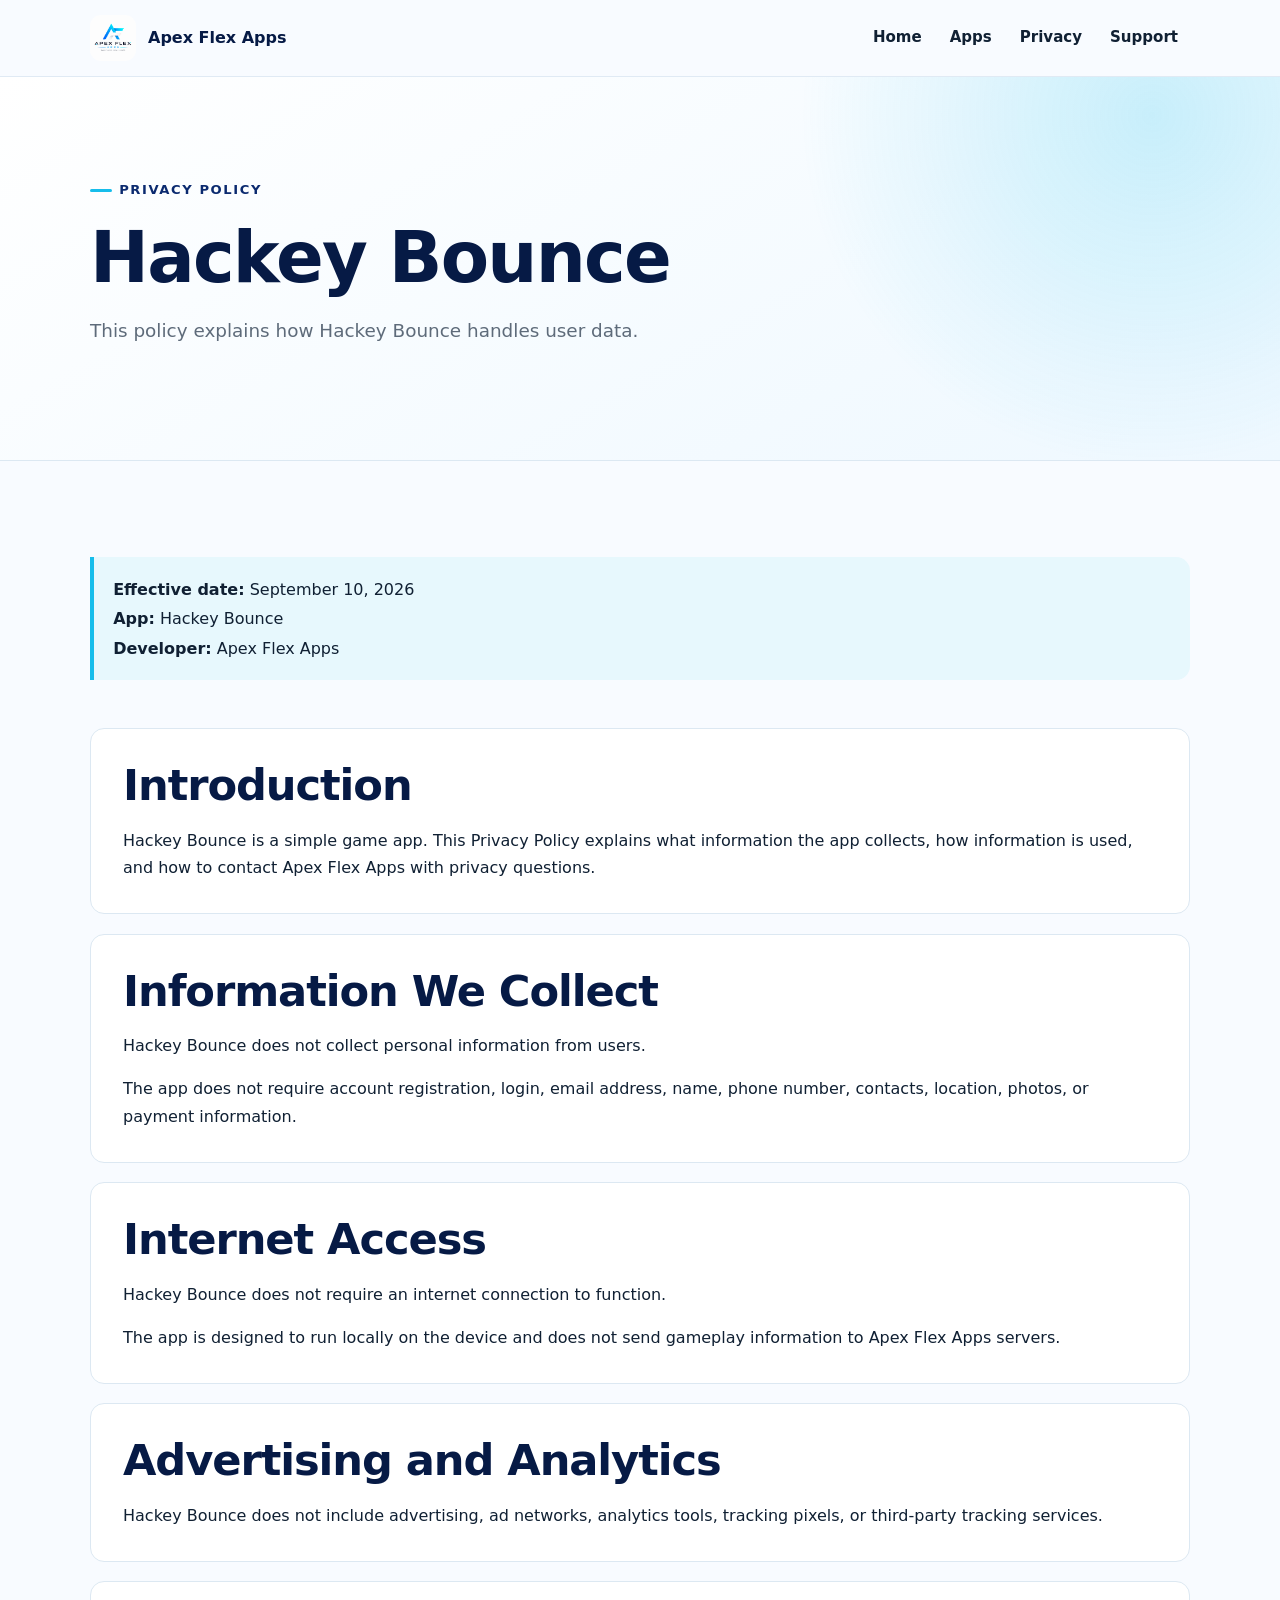
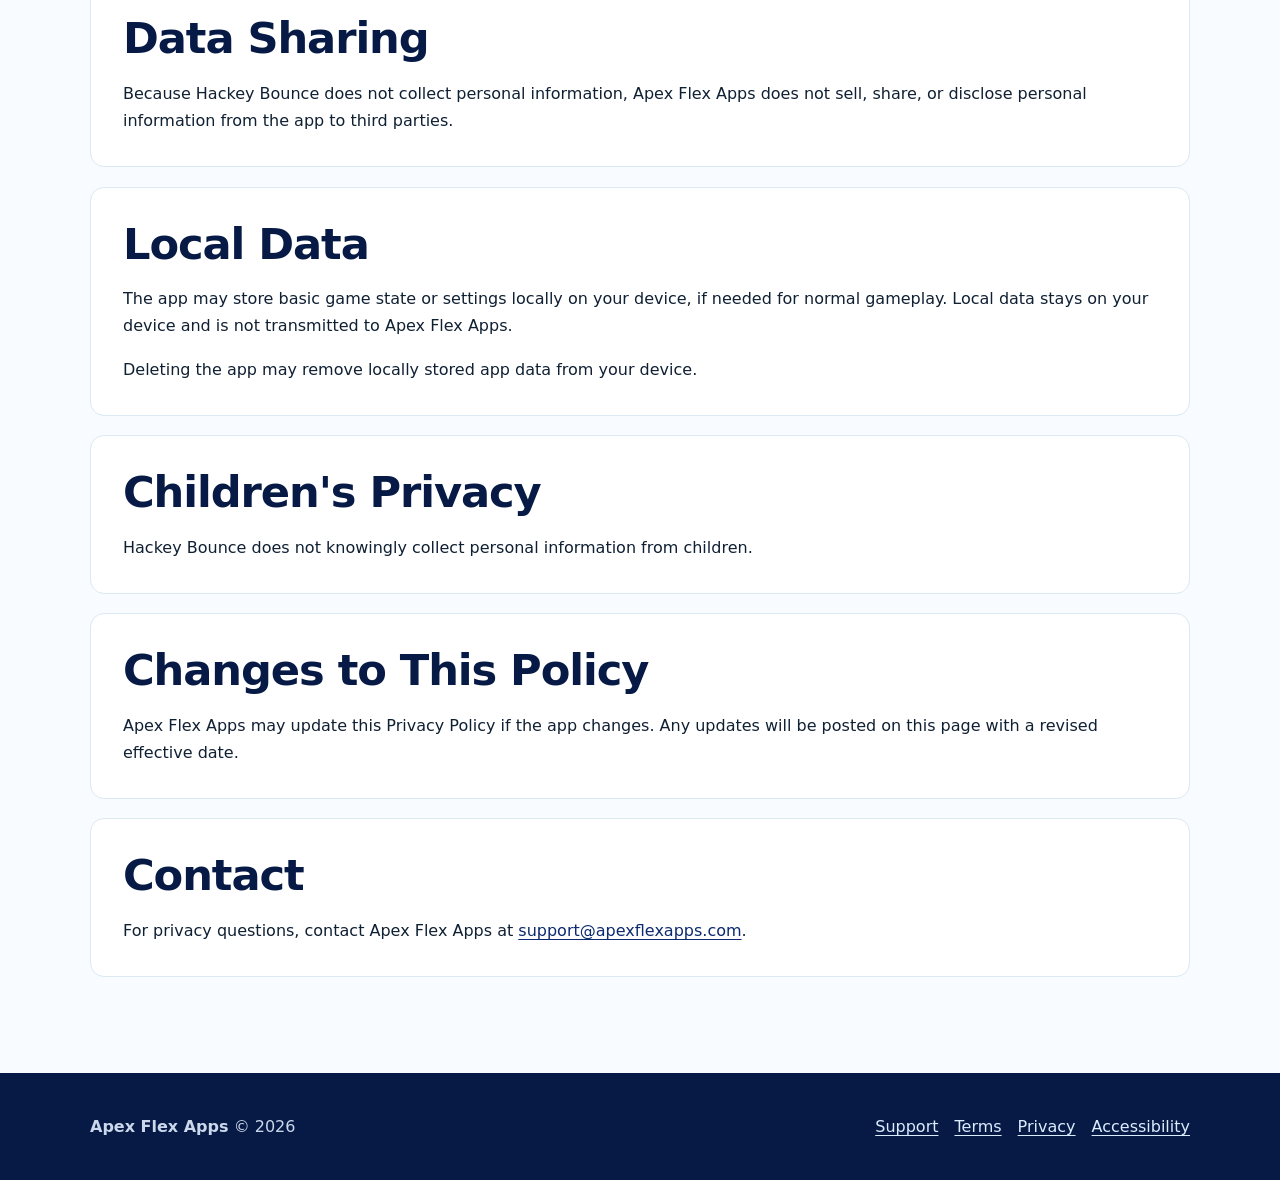
<file: privacy/hackey-bounce.html>
<!doctype html>
<html lang="en">
<head>
  <meta charset="utf-8">
  <meta name="viewport" content="width=device-width, initial-scale=1">
  <meta name="description" content="Privacy policy for the Hackey Bounce app by Apex Flex Apps.">
  <title>Hackey Bounce Privacy Policy | Apex Flex Apps</title>
  <link rel="icon" type="image/png" href="../assets/img/logos/logo_white_bg.png">
  <link rel="stylesheet" href="../assets/css/styles.css">
</head>
<body>
  <header class="site-header">
    <div class="container header-inner">
      <a class="brand" href="../">
        <img class="brand-logo" src="../assets/img/logos/logo_white_bg.png" alt="">
        <span>Apex Flex Apps</span>
      </a>
      <nav class="site-nav" aria-label="Primary navigation">
        <a href="../">Home</a>
        <a href="../#apps">Apps</a>
        <a href="../privacy">Privacy</a>
        <a href="../support">Support</a>
      </nav>
    </div>
  </header>

  <main>
    <section class="page-hero">
      <div class="container">
        <span class="eyebrow">Privacy policy</span>
        <h1>Hackey Bounce</h1>
        <p>This policy explains how Hackey Bounce handles user data.</p>
      </div>
    </section>

    <section class="section">
      <div class="container content-stack">
        <div class="policy-meta">
          <p><strong>Effective date:</strong> September 10, 2026</p>
          <p><strong>App:</strong> Hackey Bounce</p>
          <p><strong>Developer:</strong> Apex Flex Apps</p>
        </div>

        <section class="content-section">
          <h2>Introduction</h2>
          <p>Hackey Bounce is a simple game app. This Privacy Policy explains what information the app collects, how information is used, and how to contact Apex Flex Apps with privacy questions.</p>
        </section>

        <section class="content-section">
          <h2>Information We Collect</h2>
          <p>Hackey Bounce does not collect personal information from users.</p>
          <p>The app does not require account registration, login, email address, name, phone number, contacts, location, photos, or payment information.</p>
        </section>

        <section class="content-section">
          <h2>Internet Access</h2>
          <p>Hackey Bounce does not require an internet connection to function.</p>
          <p>The app is designed to run locally on the device and does not send gameplay information to Apex Flex Apps servers.</p>
        </section>

        <section class="content-section">
          <h2>Advertising and Analytics</h2>
          <p>Hackey Bounce does not include advertising, ad networks, analytics tools, tracking pixels, or third-party tracking services.</p>
        </section>

        <section class="content-section">
          <h2>Data Sharing</h2>
          <p>Because Hackey Bounce does not collect personal information, Apex Flex Apps does not sell, share, or disclose personal information from the app to third parties.</p>
        </section>

        <section class="content-section">
          <h2>Local Data</h2>
          <p>The app may store basic game state or settings locally on your device, if needed for normal gameplay. Local data stays on your device and is not transmitted to Apex Flex Apps.</p>
          <p>Deleting the app may remove locally stored app data from your device.</p>
        </section>

        <section class="content-section">
          <h2>Children's Privacy</h2>
          <p>Hackey Bounce does not knowingly collect personal information from children.</p>
        </section>

        <section class="content-section">
          <h2>Changes to This Policy</h2>
          <p>Apex Flex Apps may update this Privacy Policy if the app changes. Any updates will be posted on this page with a revised effective date.</p>
        </section>

        <section class="content-section">
          <h2>Contact</h2>
          <p>For privacy questions, contact Apex Flex Apps at <a href="mailto:support@apexflexapps.com">support@apexflexapps.com</a>.</p>
        </section>
      </div>
    </section>
  </main>

  <footer class="site-footer">
    <div class="container footer-inner">
      <p><strong>Apex Flex Apps</strong> &copy; 2026</p>
      <div class="footer-links">
        <a href="../support">Support</a>
        <a href="../terms">Terms</a>
        <a href="../privacy">Privacy</a>
        <a href="../accessibility">Accessibility</a>
      </div>
    </div>
  </footer>
</body>
</html>
</file>
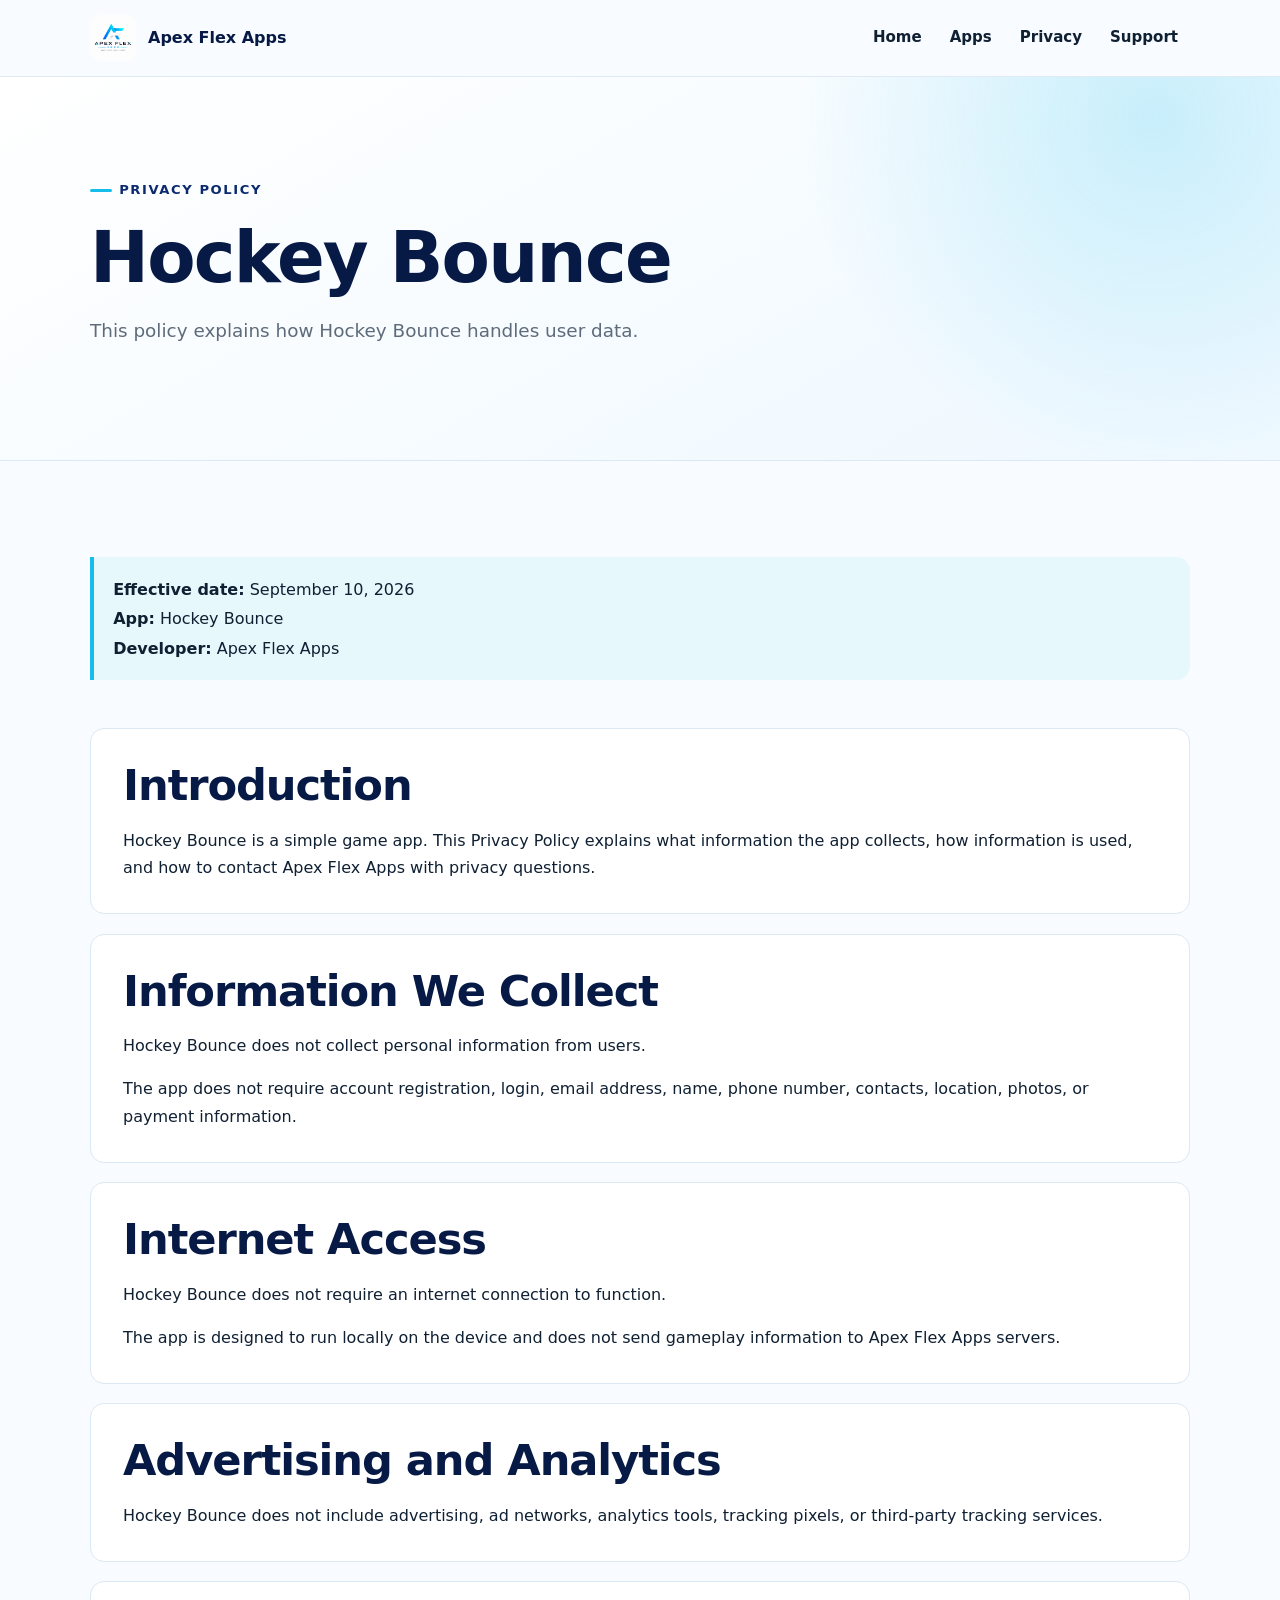
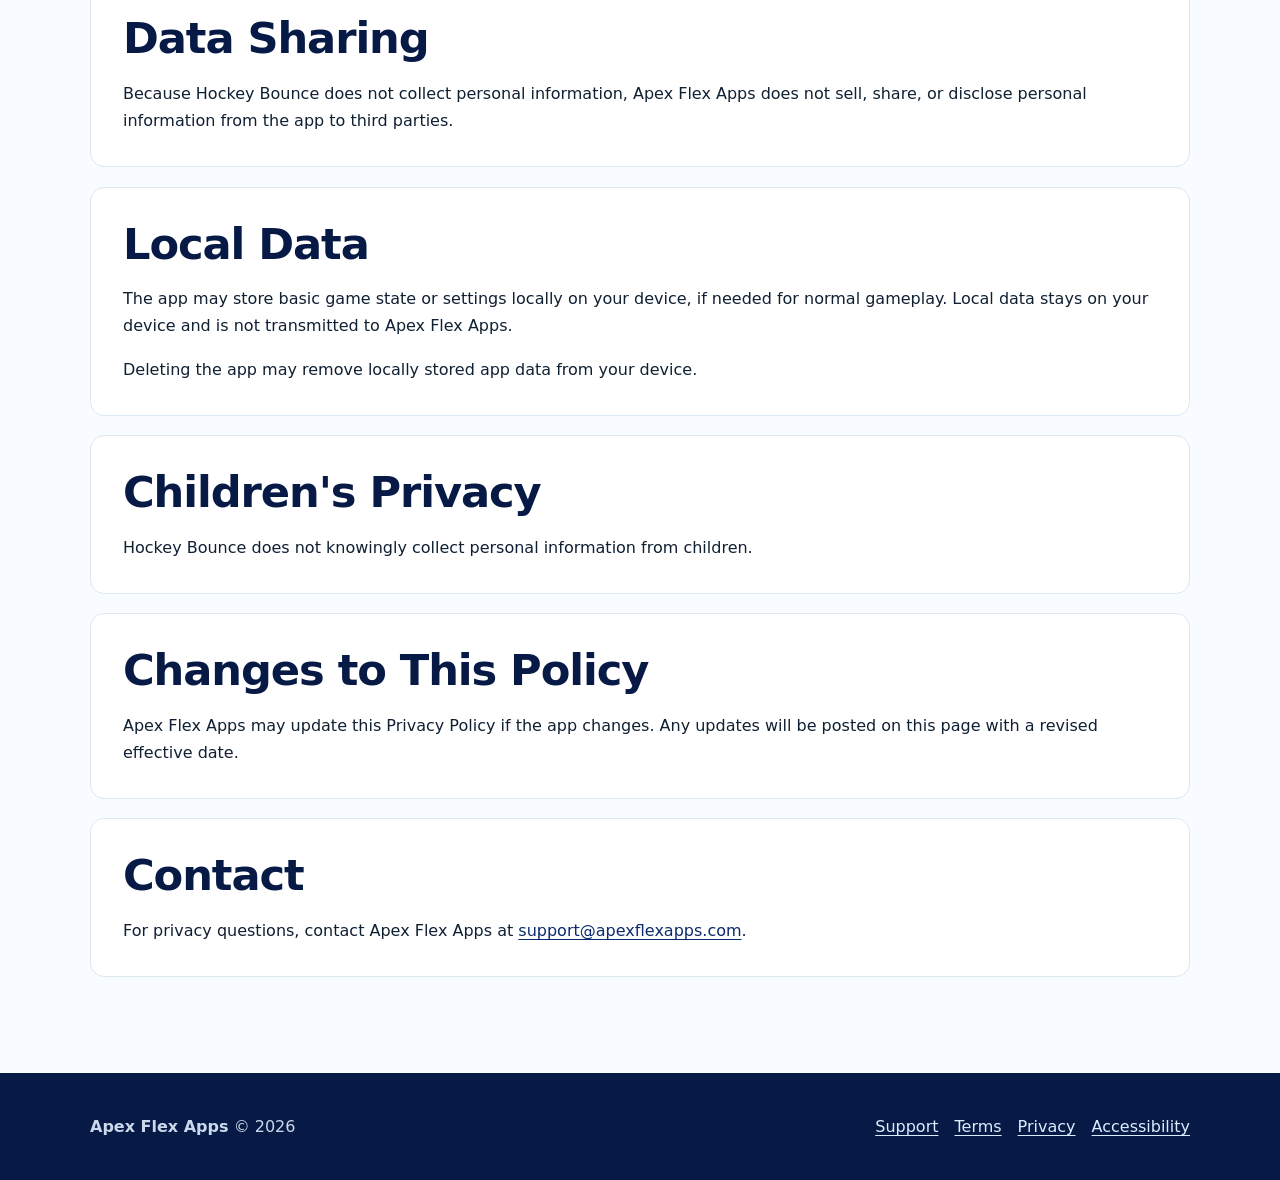
<file: privacy/hockey-bounce.html>
<!doctype html>
<html lang="en">
<head>
  <meta charset="utf-8">
  <meta name="viewport" content="width=device-width, initial-scale=1">
  <meta name="description" content="Privacy policy for the Hockey Bounce app by Apex Flex Apps.">
  <title>Hockey Bounce Privacy Policy | Apex Flex Apps</title>
  <link rel="icon" type="image/png" href="../assets/img/logos/logo_white_bg.png">
  <link rel="stylesheet" href="../assets/css/styles.css">
</head>
<body>
  <header class="site-header">
    <div class="container header-inner">
      <a class="brand" href="../">
        <img class="brand-logo" src="../assets/img/logos/logo_white_bg.png" alt="">
        <span>Apex Flex Apps</span>
      </a>
      <nav class="site-nav" aria-label="Primary navigation">
        <a href="../">Home</a>
        <a href="../#apps">Apps</a>
        <a href="../privacy">Privacy</a>
        <a href="../support">Support</a>
      </nav>
    </div>
  </header>

  <main>
    <section class="page-hero">
      <div class="container">
        <span class="eyebrow">Privacy policy</span>
        <h1>Hockey Bounce</h1>
        <p>This policy explains how Hockey Bounce handles user data.</p>
      </div>
    </section>

    <section class="section">
      <div class="container content-stack">
        <div class="policy-meta">
          <p><strong>Effective date:</strong> September 10, 2026</p>
          <p><strong>App:</strong> Hockey Bounce</p>
          <p><strong>Developer:</strong> Apex Flex Apps</p>
        </div>

        <section class="content-section">
          <h2>Introduction</h2>
          <p>Hockey Bounce is a simple game app. This Privacy Policy explains what information the app collects, how information is used, and how to contact Apex Flex Apps with privacy questions.</p>
        </section>

        <section class="content-section">
          <h2>Information We Collect</h2>
          <p>Hockey Bounce does not collect personal information from users.</p>
          <p>The app does not require account registration, login, email address, name, phone number, contacts, location, photos, or payment information.</p>
        </section>

        <section class="content-section">
          <h2>Internet Access</h2>
          <p>Hockey Bounce does not require an internet connection to function.</p>
          <p>The app is designed to run locally on the device and does not send gameplay information to Apex Flex Apps servers.</p>
        </section>

        <section class="content-section">
          <h2>Advertising and Analytics</h2>
          <p>Hockey Bounce does not include advertising, ad networks, analytics tools, tracking pixels, or third-party tracking services.</p>
        </section>

        <section class="content-section">
          <h2>Data Sharing</h2>
          <p>Because Hockey Bounce does not collect personal information, Apex Flex Apps does not sell, share, or disclose personal information from the app to third parties.</p>
        </section>

        <section class="content-section">
          <h2>Local Data</h2>
          <p>The app may store basic game state or settings locally on your device, if needed for normal gameplay. Local data stays on your device and is not transmitted to Apex Flex Apps.</p>
          <p>Deleting the app may remove locally stored app data from your device.</p>
        </section>

        <section class="content-section">
          <h2>Children's Privacy</h2>
          <p>Hockey Bounce does not knowingly collect personal information from children.</p>
        </section>

        <section class="content-section">
          <h2>Changes to This Policy</h2>
          <p>Apex Flex Apps may update this Privacy Policy if the app changes. Any updates will be posted on this page with a revised effective date.</p>
        </section>

        <section class="content-section">
          <h2>Contact</h2>
          <p>For privacy questions, contact Apex Flex Apps at <a href="mailto:support@apexflexapps.com">support@apexflexapps.com</a>.</p>
        </section>
      </div>
    </section>
  </main>

  <footer class="site-footer">
    <div class="container footer-inner">
      <p><strong>Apex Flex Apps</strong> &copy; 2026</p>
      <div class="footer-links">
        <a href="../support">Support</a>
        <a href="../terms">Terms</a>
        <a href="../privacy">Privacy</a>
        <a href="../accessibility">Accessibility</a>
      </div>
    </div>
  </footer>
</body>
</html>
</file>
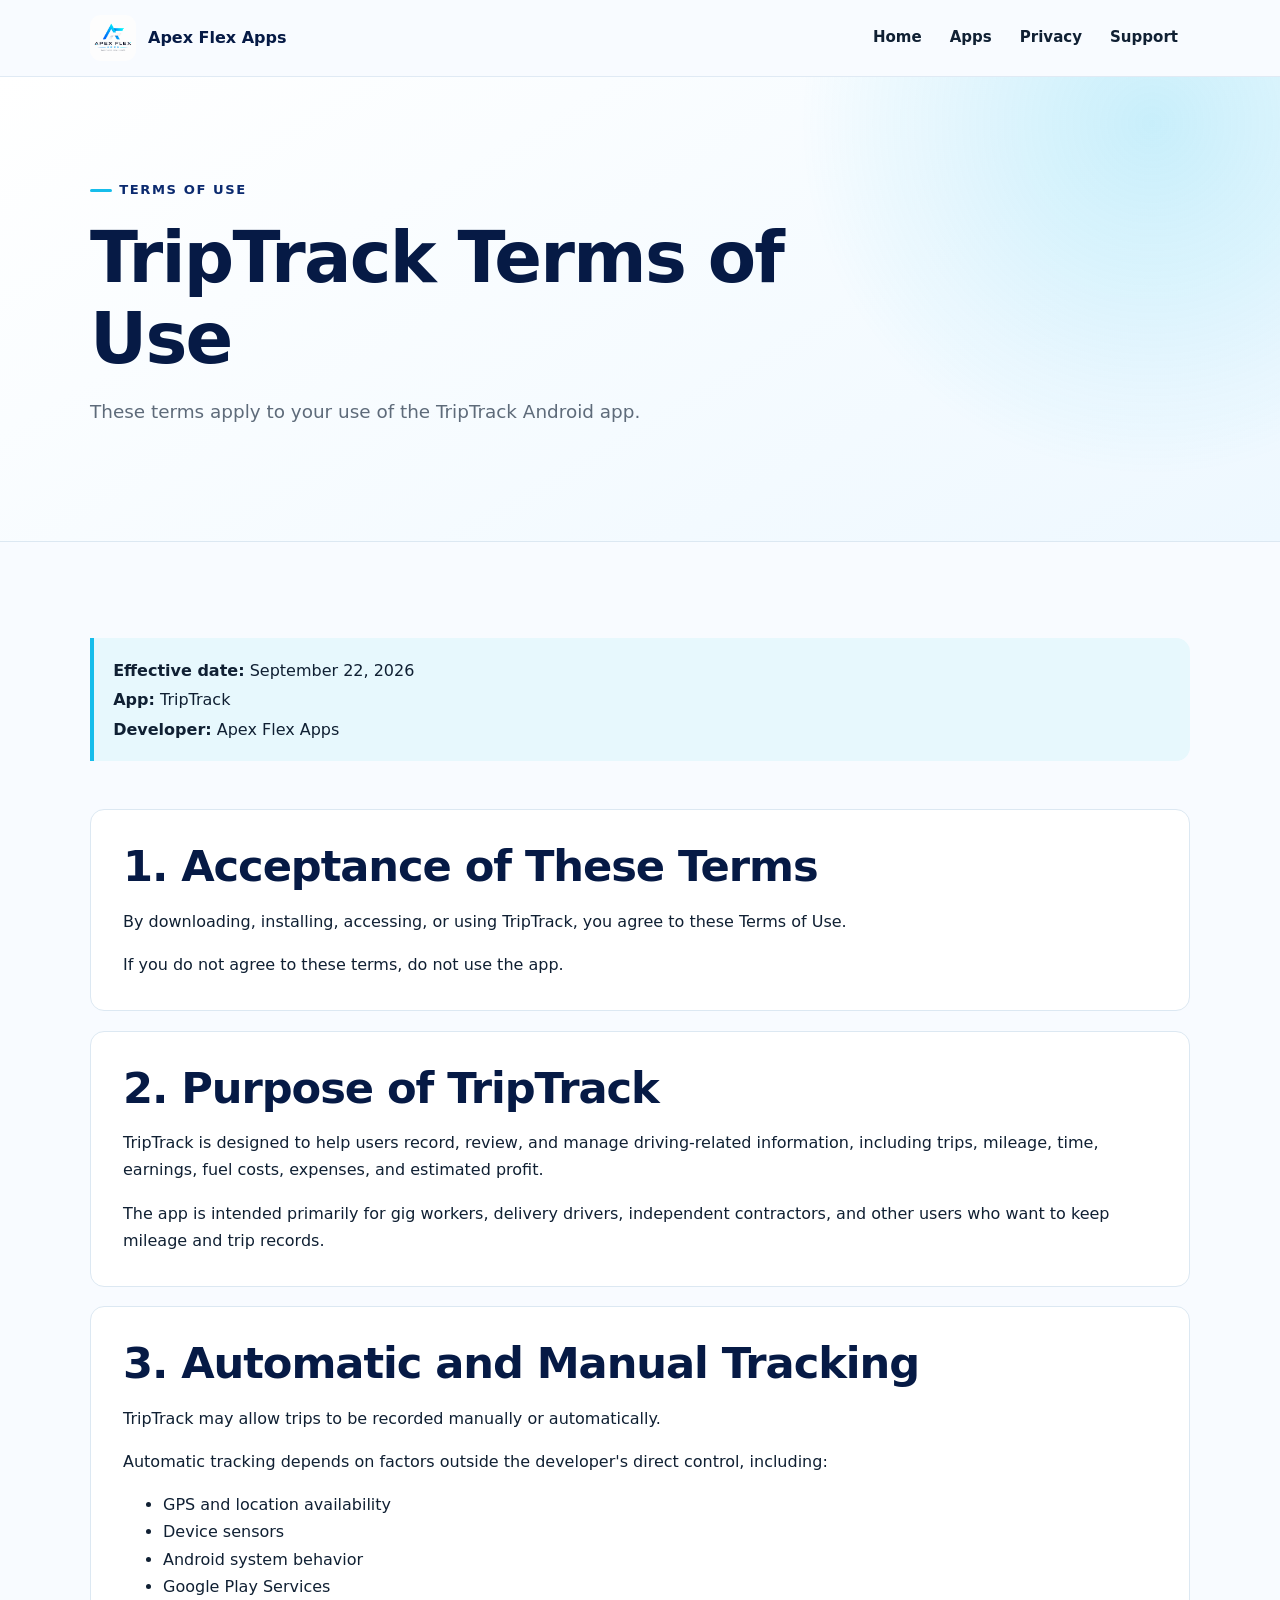
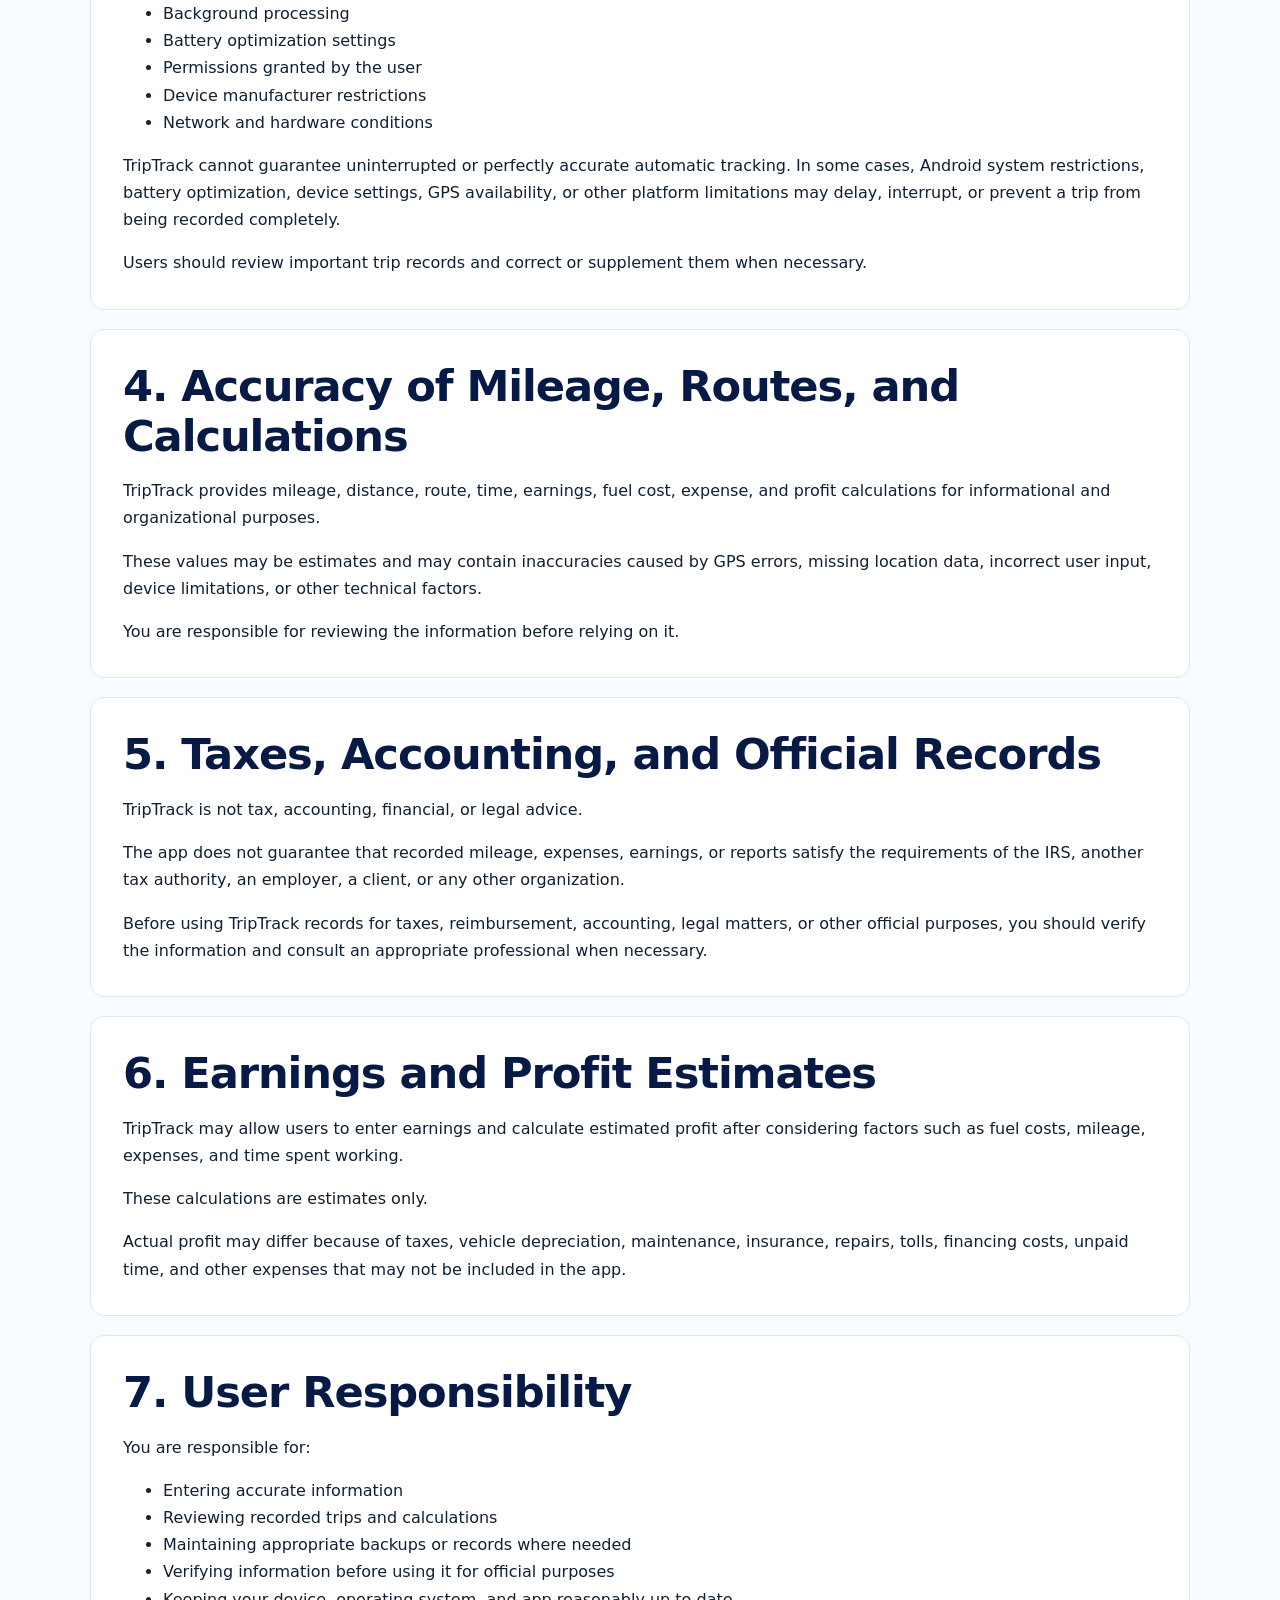
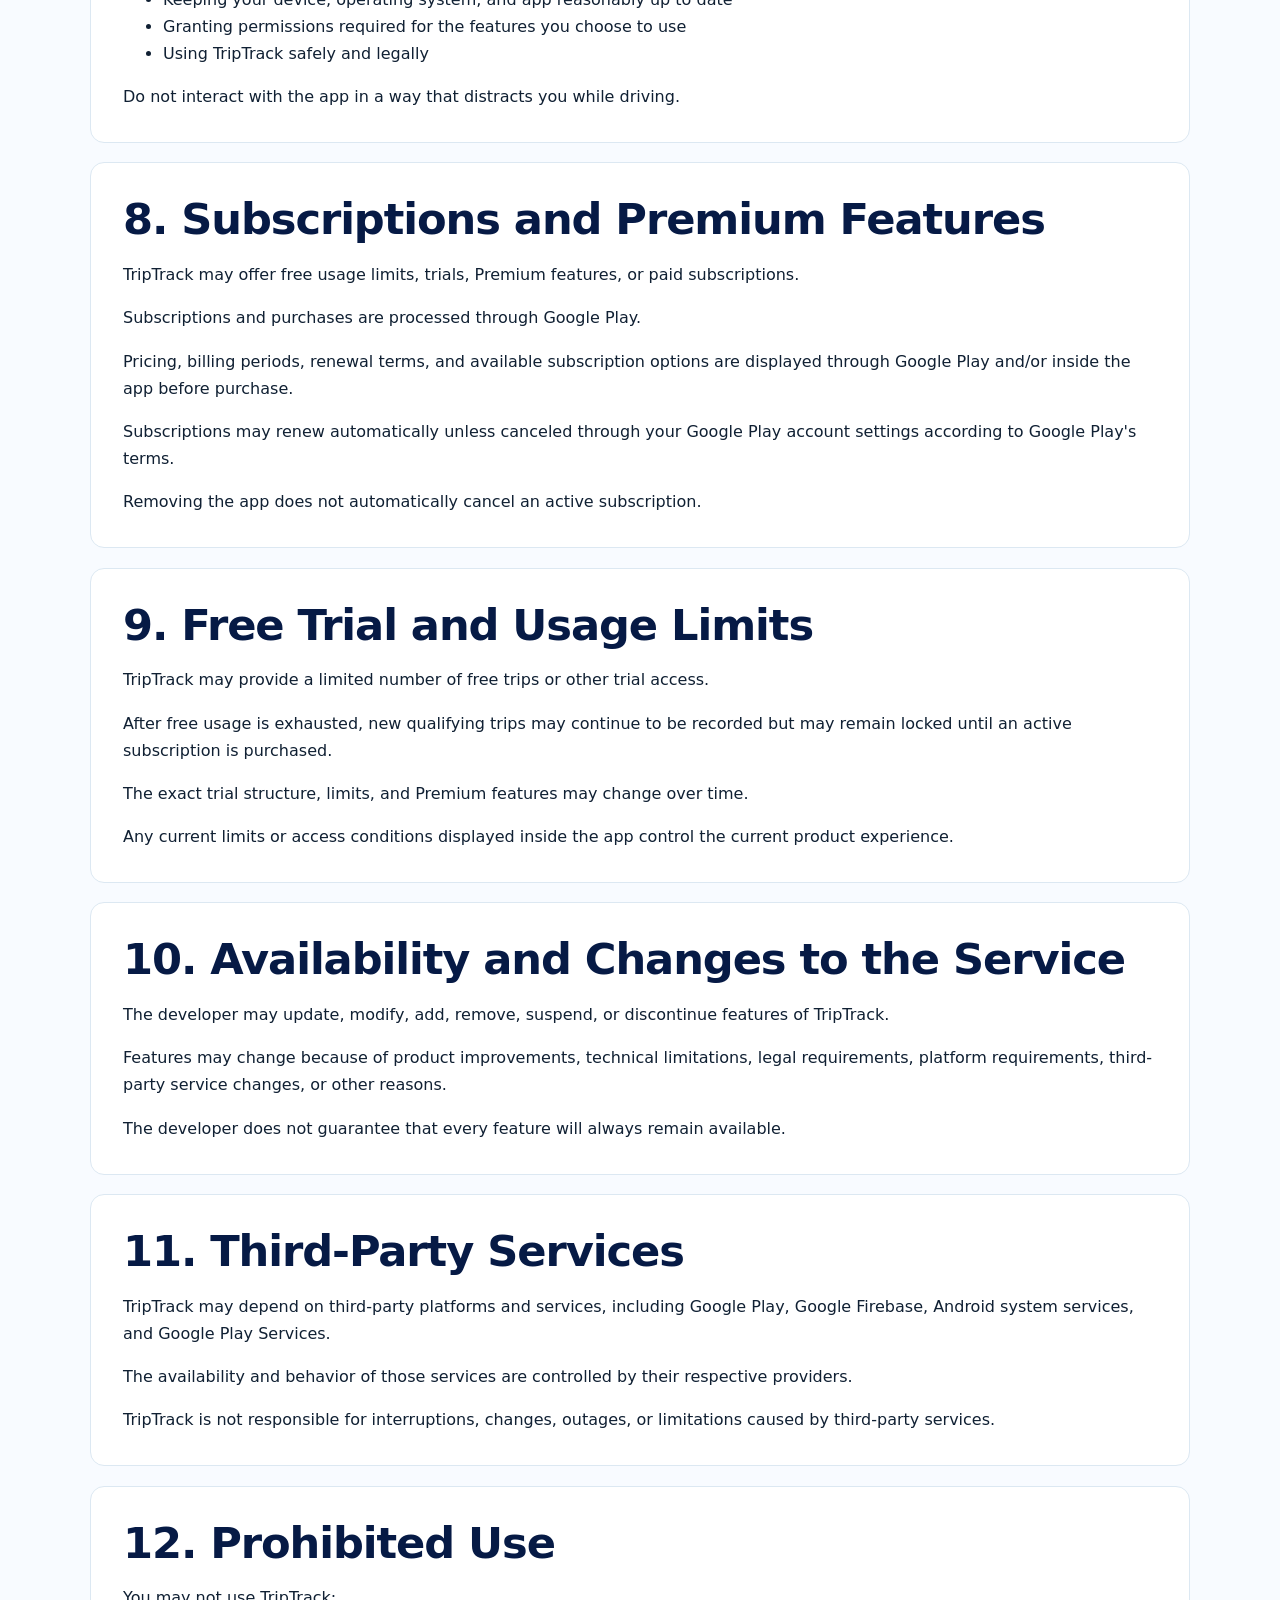
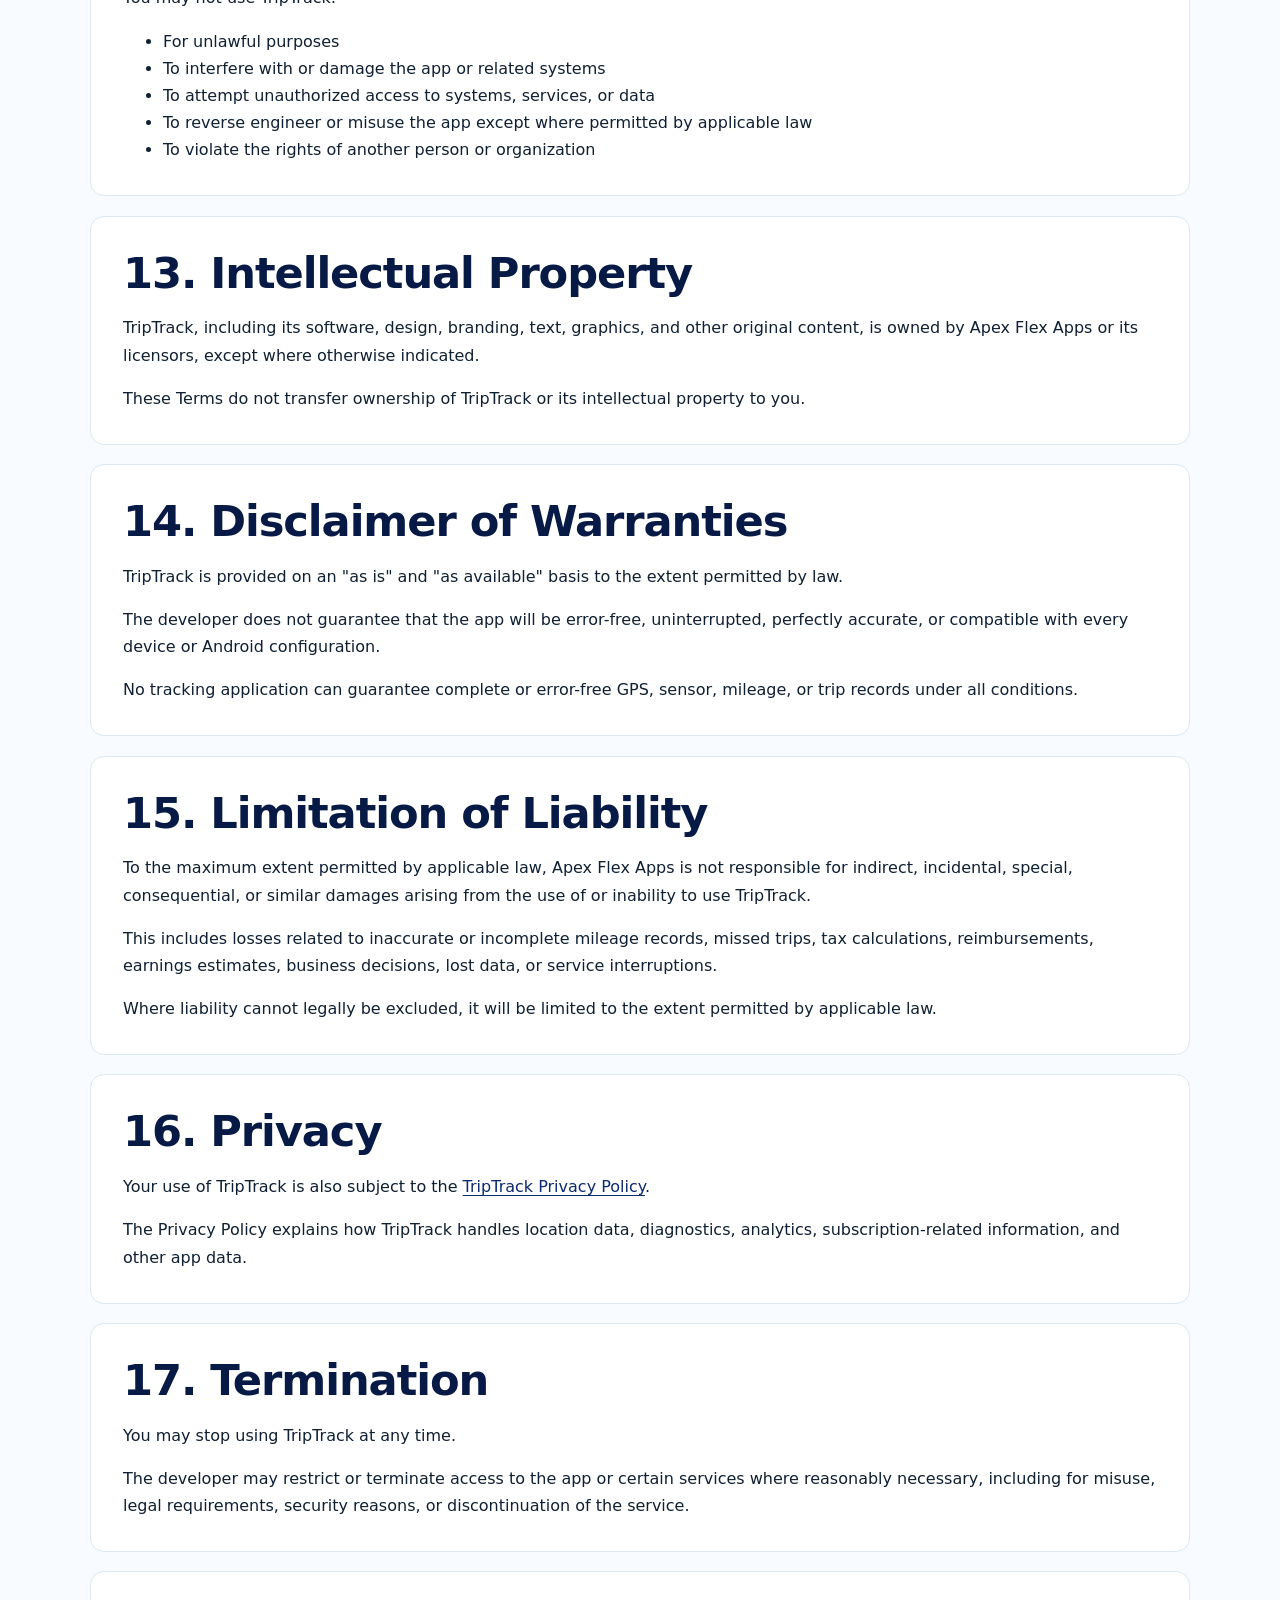
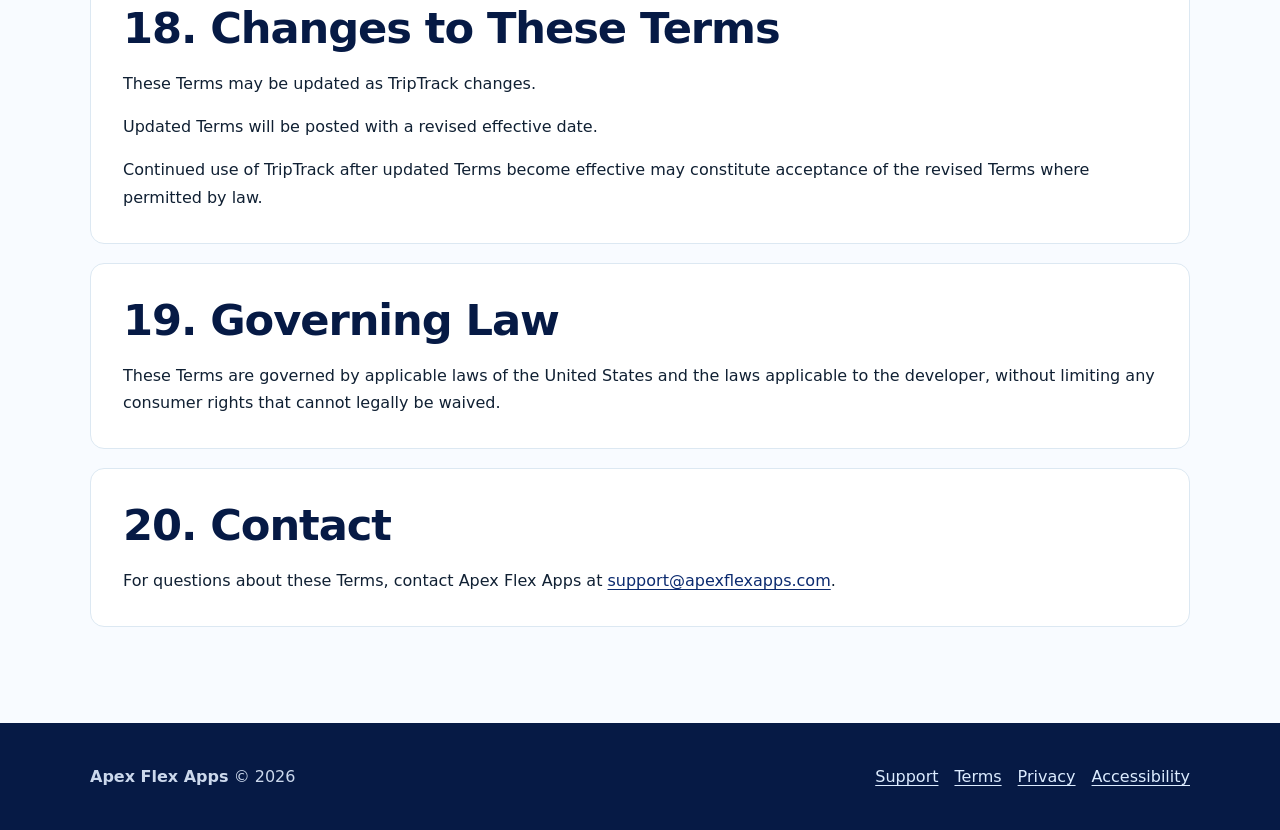
<file: terms/triptrack.html>
<!doctype html>
<html lang="en">
<head>
  <meta charset="utf-8">
  <meta name="viewport" content="width=device-width, initial-scale=1">
  <meta name="description" content="Terms of Use for the TripTrack Android app by Apex Flex Apps.">
  <title>TripTrack Terms of Use | Apex Flex Apps</title>
  <link rel="icon" type="image/png" href="../assets/img/logos/logo_white_bg.png">
  <link rel="stylesheet" href="../assets/css/styles.css">
</head>
<body>
  <header class="site-header">
    <div class="container header-inner">
      <a class="brand" href="../">
        <img class="brand-logo" src="../assets/img/logos/logo_white_bg.png" alt="">
        <span>Apex Flex Apps</span>
      </a>
      <nav class="site-nav" aria-label="Primary navigation">
        <a href="../">Home</a>
        <a href="../#apps">Apps</a>
        <a href="../privacy">Privacy</a>
        <a href="../support">Support</a>
      </nav>
    </div>
  </header>

  <main>
    <section class="page-hero">
      <div class="container">
        <span class="eyebrow">Terms of use</span>
        <h1>TripTrack Terms of Use</h1>
        <p>These terms apply to your use of the TripTrack Android app.</p>
      </div>
    </section>

    <section class="section">
      <div class="container content-stack">
        <div class="policy-meta">
          <p><strong>Effective date:</strong> September 22, 2026</p>
          <p><strong>App:</strong> TripTrack</p>
          <p><strong>Developer:</strong> Apex Flex Apps</p>
        </div>

        <section class="content-section">
          <h2>1. Acceptance of These Terms</h2>
          <p>By downloading, installing, accessing, or using TripTrack, you agree to these Terms of Use.</p>
          <p>If you do not agree to these terms, do not use the app.</p>
        </section>

        <section class="content-section">
          <h2>2. Purpose of TripTrack</h2>
          <p>TripTrack is designed to help users record, review, and manage driving-related information, including trips, mileage, time, earnings, fuel costs, expenses, and estimated profit.</p>
          <p>The app is intended primarily for gig workers, delivery drivers, independent contractors, and other users who want to keep mileage and trip records.</p>
        </section>

        <section class="content-section">
          <h2>3. Automatic and Manual Tracking</h2>
          <p>TripTrack may allow trips to be recorded manually or automatically.</p>
          <p>Automatic tracking depends on factors outside the developer's direct control, including:</p>
          <ul>
            <li>GPS and location availability</li>
            <li>Device sensors</li>
            <li>Android system behavior</li>
            <li>Google Play Services</li>
            <li>Background processing</li>
            <li>Battery optimization settings</li>
            <li>Permissions granted by the user</li>
            <li>Device manufacturer restrictions</li>
            <li>Network and hardware conditions</li>
          </ul>
          <p>TripTrack cannot guarantee uninterrupted or perfectly accurate automatic tracking. In some cases, Android system restrictions, battery optimization, device settings, GPS availability, or other platform limitations may delay, interrupt, or prevent a trip from being recorded completely.</p>
          <p>Users should review important trip records and correct or supplement them when necessary.</p>
        </section>

        <section class="content-section">
          <h2>4. Accuracy of Mileage, Routes, and Calculations</h2>
          <p>TripTrack provides mileage, distance, route, time, earnings, fuel cost, expense, and profit calculations for informational and organizational purposes.</p>
          <p>These values may be estimates and may contain inaccuracies caused by GPS errors, missing location data, incorrect user input, device limitations, or other technical factors.</p>
          <p>You are responsible for reviewing the information before relying on it.</p>
        </section>

        <section class="content-section">
          <h2>5. Taxes, Accounting, and Official Records</h2>
          <p>TripTrack is not tax, accounting, financial, or legal advice.</p>
          <p>The app does not guarantee that recorded mileage, expenses, earnings, or reports satisfy the requirements of the IRS, another tax authority, an employer, a client, or any other organization.</p>
          <p>Before using TripTrack records for taxes, reimbursement, accounting, legal matters, or other official purposes, you should verify the information and consult an appropriate professional when necessary.</p>
        </section>

        <section class="content-section">
          <h2>6. Earnings and Profit Estimates</h2>
          <p>TripTrack may allow users to enter earnings and calculate estimated profit after considering factors such as fuel costs, mileage, expenses, and time spent working.</p>
          <p>These calculations are estimates only.</p>
          <p>Actual profit may differ because of taxes, vehicle depreciation, maintenance, insurance, repairs, tolls, financing costs, unpaid time, and other expenses that may not be included in the app.</p>
        </section>

        <section class="content-section">
          <h2>7. User Responsibility</h2>
          <p>You are responsible for:</p>
          <ul>
            <li>Entering accurate information</li>
            <li>Reviewing recorded trips and calculations</li>
            <li>Maintaining appropriate backups or records where needed</li>
            <li>Verifying information before using it for official purposes</li>
            <li>Keeping your device, operating system, and app reasonably up to date</li>
            <li>Granting permissions required for the features you choose to use</li>
            <li>Using TripTrack safely and legally</li>
          </ul>
          <p>Do not interact with the app in a way that distracts you while driving.</p>
        </section>

        <section class="content-section">
          <h2>8. Subscriptions and Premium Features</h2>
          <p>TripTrack may offer free usage limits, trials, Premium features, or paid subscriptions.</p>
          <p>Subscriptions and purchases are processed through Google Play.</p>
          <p>Pricing, billing periods, renewal terms, and available subscription options are displayed through Google Play and/or inside the app before purchase.</p>
          <p>Subscriptions may renew automatically unless canceled through your Google Play account settings according to Google Play's terms.</p>
          <p>Removing the app does not automatically cancel an active subscription.</p>
        </section>

        <section class="content-section">
          <h2>9. Free Trial and Usage Limits</h2>
          <p>TripTrack may provide a limited number of free trips or other trial access.</p>
          <p>After free usage is exhausted, new qualifying trips may continue to be recorded but may remain locked until an active subscription is purchased.</p>
          <p>The exact trial structure, limits, and Premium features may change over time.</p>
          <p>Any current limits or access conditions displayed inside the app control the current product experience.</p>
        </section>

        <section class="content-section">
          <h2>10. Availability and Changes to the Service</h2>
          <p>The developer may update, modify, add, remove, suspend, or discontinue features of TripTrack.</p>
          <p>Features may change because of product improvements, technical limitations, legal requirements, platform requirements, third-party service changes, or other reasons.</p>
          <p>The developer does not guarantee that every feature will always remain available.</p>
        </section>

        <section class="content-section">
          <h2>11. Third-Party Services</h2>
          <p>TripTrack may depend on third-party platforms and services, including Google Play, Google Firebase, Android system services, and Google Play Services.</p>
          <p>The availability and behavior of those services are controlled by their respective providers.</p>
          <p>TripTrack is not responsible for interruptions, changes, outages, or limitations caused by third-party services.</p>
        </section>

        <section class="content-section">
          <h2>12. Prohibited Use</h2>
          <p>You may not use TripTrack:</p>
          <ul>
            <li>For unlawful purposes</li>
            <li>To interfere with or damage the app or related systems</li>
            <li>To attempt unauthorized access to systems, services, or data</li>
            <li>To reverse engineer or misuse the app except where permitted by applicable law</li>
            <li>To violate the rights of another person or organization</li>
          </ul>
        </section>

        <section class="content-section">
          <h2>13. Intellectual Property</h2>
          <p>TripTrack, including its software, design, branding, text, graphics, and other original content, is owned by Apex Flex Apps or its licensors, except where otherwise indicated.</p>
          <p>These Terms do not transfer ownership of TripTrack or its intellectual property to you.</p>
        </section>

        <section class="content-section">
          <h2>14. Disclaimer of Warranties</h2>
          <p>TripTrack is provided on an "as is" and "as available" basis to the extent permitted by law.</p>
          <p>The developer does not guarantee that the app will be error-free, uninterrupted, perfectly accurate, or compatible with every device or Android configuration.</p>
          <p>No tracking application can guarantee complete or error-free GPS, sensor, mileage, or trip records under all conditions.</p>
        </section>

        <section class="content-section">
          <h2>15. Limitation of Liability</h2>
          <p>To the maximum extent permitted by applicable law, Apex Flex Apps is not responsible for indirect, incidental, special, consequential, or similar damages arising from the use of or inability to use TripTrack.</p>
          <p>This includes losses related to inaccurate or incomplete mileage records, missed trips, tax calculations, reimbursements, earnings estimates, business decisions, lost data, or service interruptions.</p>
          <p>Where liability cannot legally be excluded, it will be limited to the extent permitted by applicable law.</p>
        </section>

        <section class="content-section">
          <h2>16. Privacy</h2>
          <p>Your use of TripTrack is also subject to the <a href="../privacy/triptrack">TripTrack Privacy Policy</a>.</p>
          <p>The Privacy Policy explains how TripTrack handles location data, diagnostics, analytics, subscription-related information, and other app data.</p>
        </section>

        <section class="content-section">
          <h2>17. Termination</h2>
          <p>You may stop using TripTrack at any time.</p>
          <p>The developer may restrict or terminate access to the app or certain services where reasonably necessary, including for misuse, legal requirements, security reasons, or discontinuation of the service.</p>
        </section>

        <section class="content-section">
          <h2>18. Changes to These Terms</h2>
          <p>These Terms may be updated as TripTrack changes.</p>
          <p>Updated Terms will be posted with a revised effective date.</p>
          <p>Continued use of TripTrack after updated Terms become effective may constitute acceptance of the revised Terms where permitted by law.</p>
        </section>

        <section class="content-section">
          <h2>19. Governing Law</h2>
          <p>These Terms are governed by applicable laws of the United States and the laws applicable to the developer, without limiting any consumer rights that cannot legally be waived.</p>
        </section>

        <section class="content-section">
          <h2>20. Contact</h2>
          <p>For questions about these Terms, contact Apex Flex Apps at <a href="mailto:support@apexflexapps.com">support@apexflexapps.com</a>.</p>
        </section>
      </div>
    </section>
  </main>

  <footer class="site-footer">
    <div class="container footer-inner">
      <p><strong>Apex Flex Apps</strong> &copy; 2026</p>
      <div class="footer-links">
        <a href="../support">Support</a>
        <a href="../terms">Terms</a>
        <a href="../privacy">Privacy</a>
        <a href="../accessibility">Accessibility</a>
      </div>
    </div>
  </footer>
</body>
</html>
</file>
<file: assets/css/styles.css>
:root {
  --color-primary: #0b2a6f;
  --color-primary-dark: #061a45;
  --color-accent: #16bdeb;
  --color-accent-dark: #078db7;
  --color-accent-soft: #e7f8fd;
  --color-bg: #f8fbff;
  --color-surface: #ffffff;
  --color-text: #102033;
  --color-muted: #5e6b7a;
  --color-border: #dce8f2;
  --shadow-sm: 0 10px 30px rgba(6, 26, 69, 0.08);
  --shadow-lg: 0 24px 70px rgba(6, 26, 69, 0.14);
  --radius: 22px;
  --radius-sm: 14px;
  --container: 1100px;
}

* {
  box-sizing: border-box;
}

html {
  scroll-behavior: smooth;
}

body {
  margin: 0;
  color: var(--color-text);
  background: var(--color-bg);
  font-family: Inter, ui-sans-serif, system-ui, -apple-system, BlinkMacSystemFont, "Segoe UI", sans-serif;
  font-size: 1rem;
  line-height: 1.7;
}

img {
  max-width: 100%;
  display: block;
}

a {
  color: var(--color-primary);
  text-decoration-thickness: 1px;
  text-underline-offset: 3px;
}

a:hover {
  color: var(--color-accent-dark);
}

:focus-visible {
  outline: 3px solid var(--color-accent);
  outline-offset: 3px;
}

h1,
h2,
h3 {
  margin-top: 0;
  color: var(--color-primary-dark);
  line-height: 1.15;
  letter-spacing: -0.025em;
}

h1 {
  font-size: clamp(2.6rem, 8vw, 5.4rem);
  margin-bottom: 1rem;
}

h2 {
  font-size: clamp(1.8rem, 4vw, 2.7rem);
  margin-bottom: 1rem;
}

h3 {
  font-size: 1.25rem;
}

p {
  margin-top: 0;
}

.container {
  width: min(calc(100% - 2rem), var(--container));
  margin-inline: auto;
}

.site-header {
  position: sticky;
  z-index: 10;
  top: 0;
  border-bottom: 1px solid rgba(220, 232, 242, 0.85);
  background: rgba(248, 251, 255, 0.92);
  backdrop-filter: blur(16px);
}

.header-inner {
  display: flex;
  align-items: center;
  justify-content: space-between;
  gap: 1.5rem;
  min-height: 76px;
}

.brand {
  display: inline-flex;
  align-items: center;
  gap: 0.75rem;
  color: var(--color-primary-dark);
  font-weight: 800;
  text-decoration: none;
  white-space: nowrap;
}

.brand-logo {
  width: 46px;
  height: 46px;
  border-radius: 11px;
  object-fit: cover;
}

.site-nav {
  display: flex;
  align-items: center;
  justify-content: flex-end;
  gap: 0.25rem;
  flex-wrap: wrap;
}

.site-nav a {
  padding: 0.45rem 0.75rem;
  border-radius: 10px;
  color: var(--color-text);
  font-size: 0.94rem;
  font-weight: 650;
  text-decoration: none;
}

.site-nav a:hover,
.site-nav a[aria-current="page"] {
  color: var(--color-primary);
  background: var(--color-accent-soft);
}

main {
  min-height: calc(100vh - 250px);
}

.hero {
  position: relative;
  overflow: hidden;
  padding: clamp(4rem, 9vw, 7.5rem) 0;
  background:
    radial-gradient(circle at 78% 25%, rgba(22, 189, 235, 0.22), transparent 25rem),
    linear-gradient(145deg, #ffffff 0%, #eef9ff 100%);
}

.hero::after {
  position: absolute;
  right: -8rem;
  bottom: -14rem;
  width: 32rem;
  height: 32rem;
  border: 3rem solid rgba(11, 42, 111, 0.04);
  border-radius: 50%;
  content: "";
}

.hero-grid {
  position: relative;
  z-index: 1;
  display: grid;
  grid-template-columns: 1.25fr 0.75fr;
  align-items: center;
  gap: clamp(2rem, 6vw, 5rem);
}

.eyebrow {
  display: inline-flex;
  align-items: center;
  gap: 0.45rem;
  margin-bottom: 1rem;
  color: var(--color-primary);
  font-size: 0.82rem;
  font-weight: 800;
  letter-spacing: 0.12em;
  text-transform: uppercase;
}

.eyebrow::before {
  width: 22px;
  height: 3px;
  border-radius: 99px;
  background: var(--color-accent);
  content: "";
}

.hero-copy {
  max-width: 680px;
}

.hero-copy p {
  max-width: 650px;
  color: var(--color-muted);
  font-size: clamp(1.08rem, 2vw, 1.3rem);
}

.hero-logo {
  width: min(100%, 340px);
  aspect-ratio: 1;
  margin-inline: auto;
  border: 1px solid rgba(220, 232, 242, 0.8);
  border-radius: 30px;
  object-fit: cover;
  box-shadow: var(--shadow-lg);
}

.actions {
  display: flex;
  gap: 0.8rem;
  margin-top: 1.8rem;
  flex-wrap: wrap;
}

.button {
  display: inline-flex;
  align-items: center;
  justify-content: center;
  min-height: 48px;
  padding: 0.72rem 1.2rem;
  border: 1px solid transparent;
  border-radius: 12px;
  color: #fff;
  background: linear-gradient(135deg, var(--color-primary), #1153b5);
  box-shadow: 0 8px 20px rgba(11, 42, 111, 0.18);
  font-weight: 750;
  text-decoration: none;
}

.button:hover {
  color: #fff;
  background: var(--color-primary-dark);
  transform: translateY(-1px);
}

.button-secondary {
  border-color: var(--color-border);
  color: var(--color-primary);
  background: var(--color-surface);
  box-shadow: none;
}

.button-secondary:hover {
  color: var(--color-primary-dark);
  background: var(--color-accent-soft);
}

.button-disabled,
.button-disabled:hover {
  cursor: default;
  color: var(--color-muted);
  background: #edf3f8;
  box-shadow: none;
  transform: none;
}

.section {
  padding: clamp(4rem, 8vw, 6rem) 0;
}

.section-alt {
  border-block: 1px solid var(--color-border);
  background: var(--color-surface);
}

.section-heading {
  max-width: 700px;
  margin-bottom: 2rem;
}

.section-heading p,
.muted,
.card p {
  color: var(--color-muted);
}

.card-grid {
  display: grid;
  grid-template-columns: repeat(2, 1fr);
  gap: 1.4rem;
}

.card-grid-single {
  grid-template-columns: minmax(0, 560px);
}

.card {
  padding: clamp(1.5rem, 4vw, 2.2rem);
  border: 1px solid var(--color-border);
  border-radius: var(--radius);
  background: var(--color-surface);
  box-shadow: var(--shadow-sm);
}

.card-accent {
  position: relative;
  overflow: hidden;
}

.card-accent::before {
  display: block;
  width: 58px;
  height: 5px;
  margin-bottom: 1.5rem;
  border-radius: 99px;
  background: linear-gradient(90deg, var(--color-primary), var(--color-accent));
  content: "";
}

.app-heading {
  display: flex;
  align-items: center;
  gap: 1rem;
  margin-bottom: 1.25rem;
}

.app-heading h1,
.app-heading h3 {
  margin-bottom: 0;
}

.app-icon,
.app-icon-placeholder {
  width: 72px;
  height: 72px;
  flex: 0 0 72px;
  border: 1px solid var(--color-border);
  border-radius: 18px;
  box-shadow: 0 8px 22px rgba(6, 26, 69, 0.12);
}

.app-icon {
  object-fit: cover;
}

.app-icon-placeholder {
  position: relative;
  display: grid;
  place-items: center;
  overflow: hidden;
  background: linear-gradient(145deg, var(--color-primary), var(--color-accent));
}

.app-icon-placeholder::before {
  width: 24px;
  height: 32px;
  border: 4px solid #fff;
  border-radius: 50% 50% 50% 0;
  content: "";
  transform: rotate(-45deg);
}

.app-icon-placeholder::after {
  position: absolute;
  width: 7px;
  height: 7px;
  border-radius: 50%;
  background: #fff;
  content: "";
}

.app-hero-heading {
  display: flex;
  align-items: center;
  gap: 1.25rem;
  margin-bottom: 1rem;
}

.app-hero-heading h1 {
  margin-bottom: 0;
}

.app-hero-heading .app-icon,
.app-hero-heading .app-icon-placeholder {
  width: 88px;
  height: 88px;
  flex-basis: 88px;
  border-radius: 22px;
}

.text-link {
  display: inline-flex;
  align-items: center;
  gap: 0.35rem;
  margin-top: 0.5rem;
  font-weight: 750;
  text-decoration: none;
}

.text-link::after {
  content: "\2192";
}

.page-hero {
  padding: clamp(3.5rem, 8vw, 6rem) 0;
  border-bottom: 1px solid var(--color-border);
  background:
    radial-gradient(circle at 90% 10%, rgba(22, 189, 235, 0.2), transparent 22rem),
    linear-gradient(150deg, #fff, #eef8ff);
}

.page-hero h1 {
  max-width: 850px;
  font-size: clamp(2.4rem, 7vw, 4.4rem);
}

.page-hero p {
  max-width: 720px;
  color: var(--color-muted);
  font-size: 1.15rem;
}

.badge {
  display: inline-flex;
  margin-bottom: 1.1rem;
  padding: 0.3rem 0.7rem;
  border: 1px solid #bfeaf6;
  border-radius: 999px;
  color: var(--color-primary);
  background: var(--color-accent-soft);
  font-size: 0.8rem;
  font-weight: 800;
  letter-spacing: 0.04em;
  text-transform: uppercase;
}

.content-grid {
  display: grid;
  grid-template-columns: minmax(0, 1fr) 280px;
  align-items: start;
  gap: 2rem;
}

.content-stack {
  display: grid;
  gap: 1.2rem;
}

.content-section {
  scroll-margin-top: 100px;
  padding: clamp(1.4rem, 4vw, 2rem);
  border: 1px solid var(--color-border);
  border-radius: var(--radius-sm);
  background: var(--color-surface);
}

.content-section > :last-child {
  margin-bottom: 0;
}

.side-card {
  position: sticky;
  top: 100px;
}

.side-card ul,
.feature-list {
  margin: 0;
  padding-left: 1.2rem;
}

.feature-list li,
.side-card li {
  margin: 0.5rem 0;
}

.screenshots-section .section-heading {
  margin-bottom: 1.5rem;
}

.screenshot-grid {
  display: grid;
  grid-template-columns: repeat(3, minmax(0, 1fr));
  gap: 1rem;
}

.screenshot-thumb {
  min-width: 0;
  padding: 0.45rem;
  border: 1px solid var(--color-border);
  border-radius: 20px;
  background: linear-gradient(145deg, #eef8ff, #fff);
  box-shadow: var(--shadow-sm);
  cursor: zoom-in;
}

.screenshot-thumb:hover {
  border-color: var(--color-accent);
  transform: translateY(-2px);
}

.screenshot-thumb img {
  width: 100%;
  height: min(48vw, 390px);
  border-radius: 14px;
  object-fit: contain;
}

.lightbox[hidden] {
  display: none;
}

.lightbox {
  position: fixed;
  z-index: 100;
  inset: 0;
  display: grid;
  grid-template-columns: auto minmax(0, 1fr) auto;
  align-items: center;
  gap: clamp(0.4rem, 2vw, 1.5rem);
  padding: clamp(1rem, 4vw, 3rem);
  background: rgba(2, 10, 28, 0.92);
}

.lightbox-image {
  max-width: 100%;
  max-height: calc(100vh - 4rem);
  margin-inline: auto;
  border-radius: 22px;
  object-fit: contain;
  box-shadow: 0 30px 90px rgba(0, 0, 0, 0.45);
}

.lightbox-close,
.lightbox-prev,
.lightbox-next {
  display: grid;
  width: 48px;
  height: 48px;
  padding: 0;
  border: 1px solid rgba(255, 255, 255, 0.32);
  border-radius: 50%;
  color: #fff;
  background: rgba(11, 42, 111, 0.8);
  font: inherit;
  font-size: 2rem;
  line-height: 1;
  place-items: center;
  cursor: pointer;
}

.lightbox-close:hover,
.lightbox-prev:hover,
.lightbox-next:hover {
  background: var(--color-accent-dark);
}

.lightbox-close {
  position: absolute;
  top: 1rem;
  right: 1rem;
}

.lightbox-open {
  overflow: hidden;
}

.policy-meta {
  margin-bottom: 1.8rem;
  padding: 1rem 1.2rem;
  border-left: 4px solid var(--color-accent);
  border-radius: 0 var(--radius-sm) var(--radius-sm) 0;
  background: var(--color-accent-soft);
}

.policy-meta p {
  margin: 0.15rem 0;
}

.site-footer {
  padding: 2.5rem 0;
  color: #cbd8ec;
  background: var(--color-primary-dark);
}

.footer-inner {
  display: flex;
  align-items: center;
  justify-content: space-between;
  gap: 1rem 2rem;
  flex-wrap: wrap;
}

.footer-inner p {
  margin: 0;
}

.footer-links {
  display: flex;
  gap: 1rem;
  flex-wrap: wrap;
}

.footer-links a {
  color: #dcecff;
}

.footer-links a:hover {
  color: var(--color-accent);
}

@media (max-width: 760px) {
  .header-inner {
    align-items: flex-start;
    flex-direction: column;
    gap: 0.5rem;
    padding: 0.8rem 0;
  }

  .site-header {
    position: static;
  }

  .site-nav {
    justify-content: flex-start;
  }

  .hero-grid,
  .card-grid,
  .content-grid {
    grid-template-columns: 1fr;
  }

  .hero-logo {
    width: min(75%, 300px);
  }

  .app-hero-heading {
    align-items: flex-start;
    flex-direction: column;
  }

  .app-heading {
    align-items: flex-start;
  }

  .hero-copy {
    text-align: center;
  }

  .hero-copy .eyebrow,
  .hero-copy .actions {
    justify-content: center;
  }

  .side-card {
    position: static;
  }

  .screenshot-grid {
    grid-template-columns: repeat(2, minmax(0, 1fr));
  }

  .screenshot-thumb img {
    height: min(72vw, 430px);
  }

  .lightbox {
    grid-template-columns: 1fr 1fr;
    grid-template-rows: minmax(0, 1fr) auto;
    gap: 0.75rem;
    padding: 4rem 1rem 1rem;
  }

  .lightbox-image {
    grid-column: 1 / -1;
    grid-row: 1;
    max-height: calc(100vh - 10rem);
  }

  .lightbox-prev,
  .lightbox-next {
    justify-self: center;
  }
}

@media (prefers-reduced-motion: reduce) {
  html {
    scroll-behavior: auto;
  }
}
</file>
